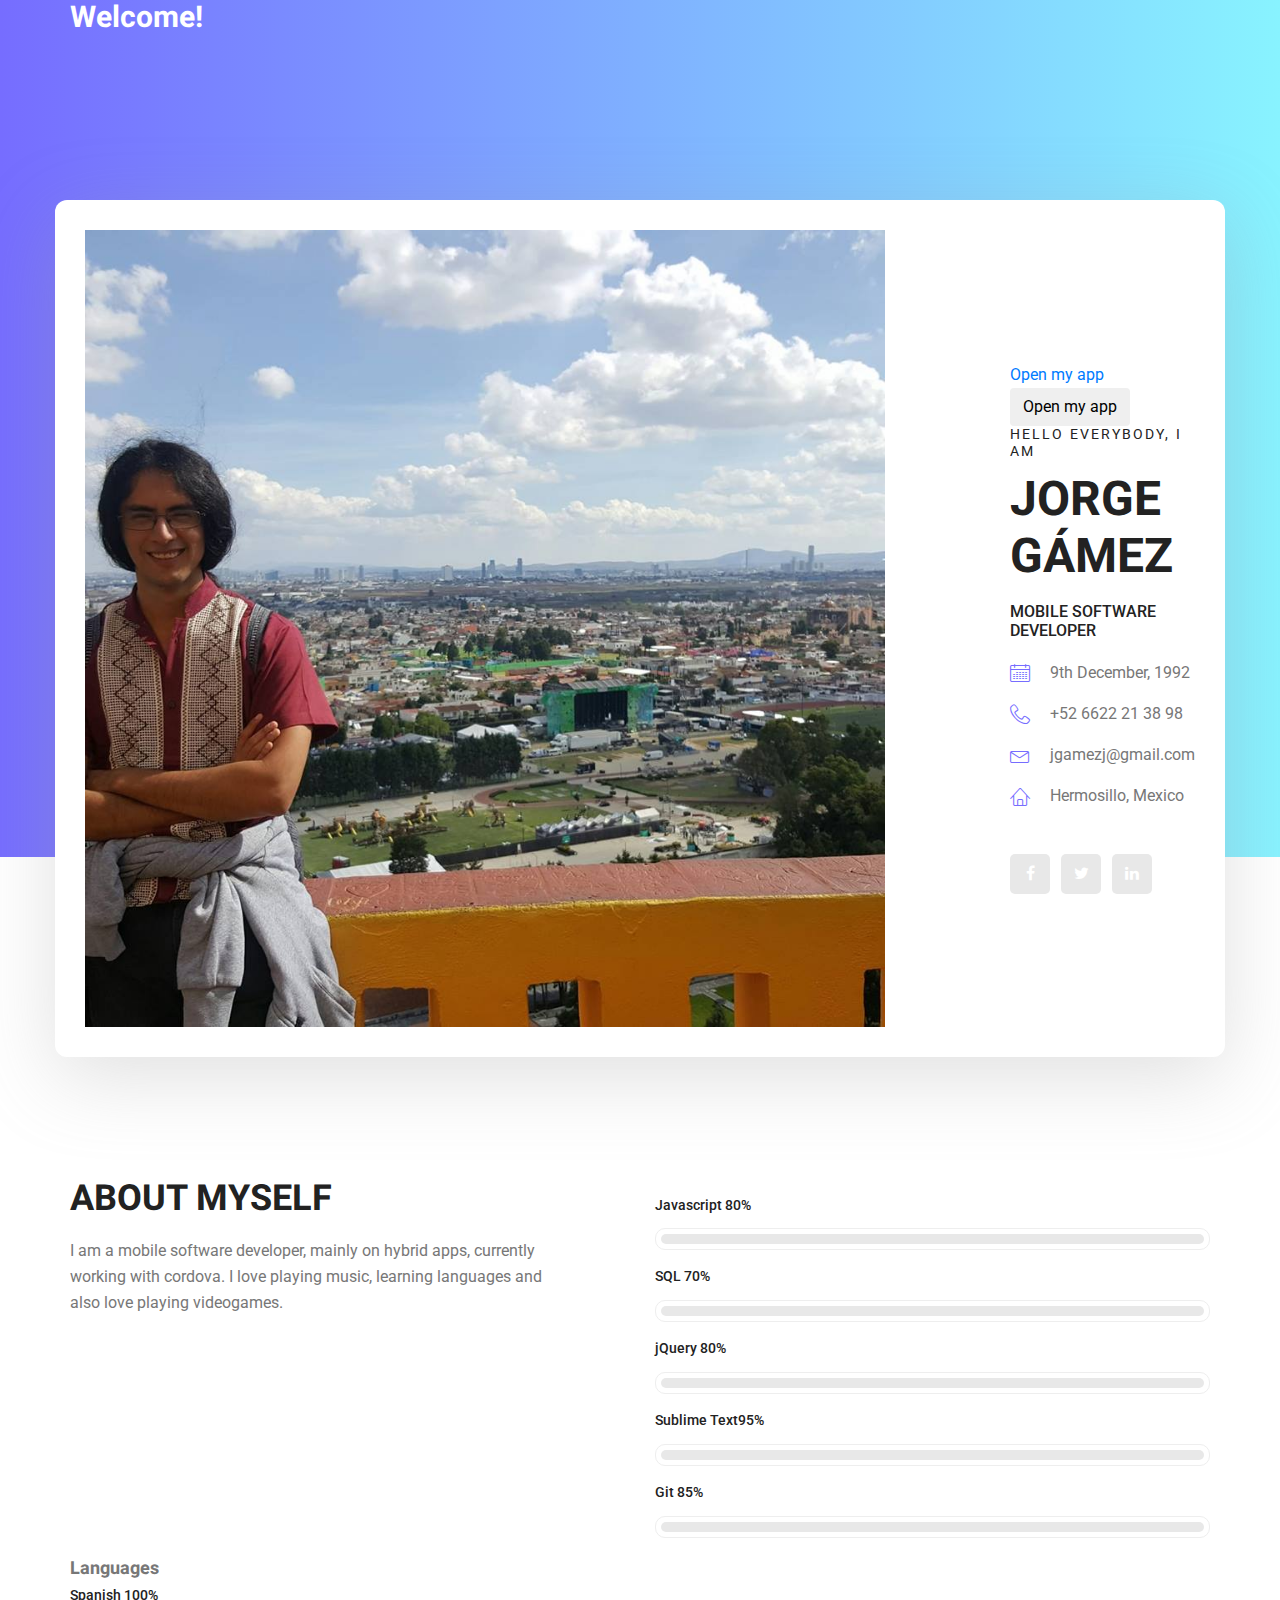
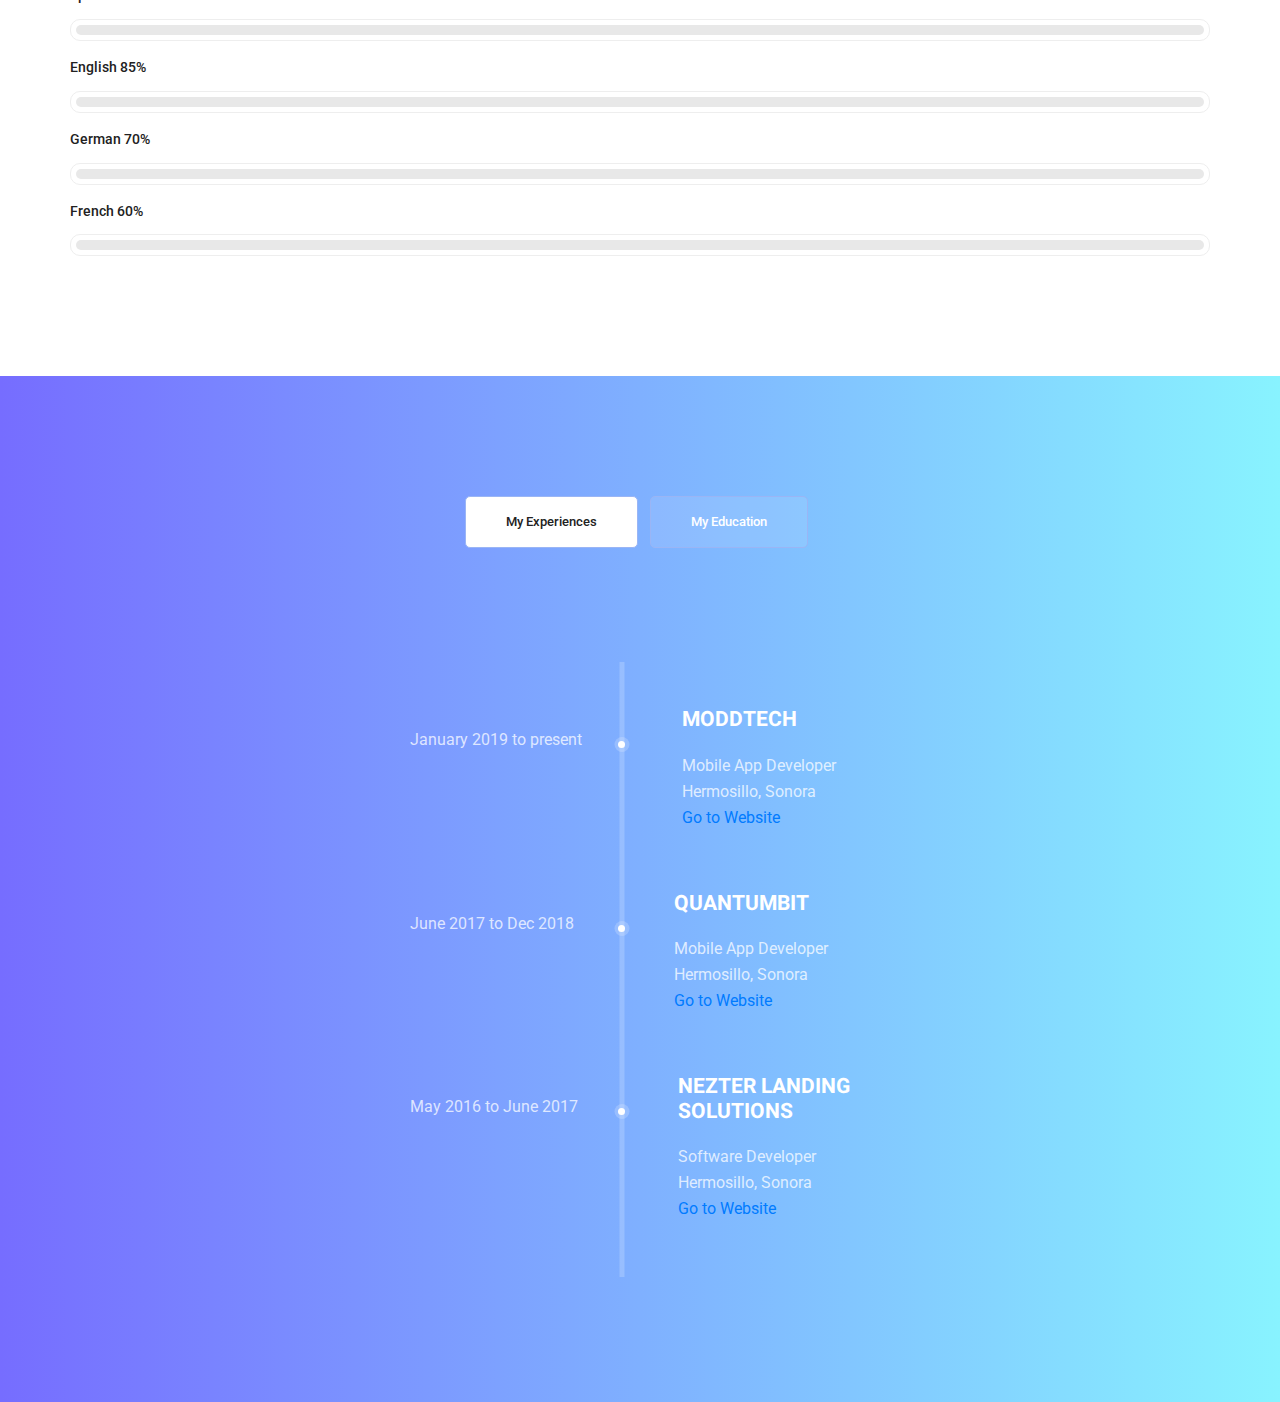
<file: index.html>
<!doctype html>
<html lang="en">
    <head>
        <!-- Required meta tags -->
        <meta charset="utf-8">
        <meta name="viewport" content="width=device-width, initial-scale=1, shrink-to-fit=no">
        <link rel="icon" href="img/favicon.png" type="image/png">
        <title>Jorge Gámez</title>
        <!-- Bootstrap CSS -->
        <link rel="stylesheet" href="css/bootstrap.css">
        <link rel="stylesheet" href="vendors/linericon/style.css">
        <link rel="stylesheet" href="css/font-awesome.min.css">
        <link rel="stylesheet" href="vendors/owl-carousel/owl.carousel.min.css">
        <link rel="stylesheet" href="vendors/lightbox/simpleLightbox.css">
        <link rel="stylesheet" href="vendors/nice-select/css/nice-select.css">
        <link rel="stylesheet" href="vendors/animate-css/animate.css">
        <link rel="stylesheet" href="vendors/popup/magnific-popup.css">
        <link rel="stylesheet" href="vendors/flaticon/flaticon.css">
        <!-- main css -->
        <link rel="stylesheet" href="css/style.css">
        <link rel="stylesheet" href="css/responsive.css">
    </head>
    <body>
        
        <!--================Header Menu Area =================-->
        <header class="header_area">
            <div class="main_menu">
            	<nav class="navbar navbar-expand-lg navbar-light">
					<div class="container box_1620">
						<h2 style="color:white">Welcome!</h2>
						<!-- Brand and toggle get grouped for better mobile display -->
						<!-- <a class="navbar-brand logo_h" href="index.html"><img src="img/logo.png" alt=""></a>
						<button class="navbar-toggler" type="button" data-toggle="collapse" data-target="#navbarSupportedContent" aria-controls="navbarSupportedContent" aria-expanded="false" aria-label="Toggle navigation">
							<span class="icon-bar"></span>
							<span class="icon-bar"></span>
							<span class="icon-bar"></span>
						</button> -->
						<!-- Collect the nav links, forms, and other content for toggling -->
						<!-- <div class="collapse navbar-collapse offset" id="navbarSupportedContent">
							<ul class="nav navbar-nav menu_nav ml-auto">
								<li class="nav-item active"><a class="nav-link" href="index.html">Home</a></li> 
								<li class="nav-item"><a class="nav-link" href="about-us.html">About</a></li> 
								<li class="nav-item"><a class="nav-link" href="services.html">Services</a></li> 
								<li class="nav-item submenu dropdown">
									<a href="#" class="nav-link dropdown-toggle" data-toggle="dropdown" role="button" aria-haspopup="true" aria-expanded="false">Pages</a>
									<ul class="dropdown-menu">
										<li class="nav-item"><a class="nav-link" href="portfolio.html">Portfolio</a></li>
										<li class="nav-item"><a class="nav-link" href="elements.html">Elements</a></li>
									</ul>
								</li> 
								<li class="nav-item submenu dropdown">
									<a href="#" class="nav-link dropdown-toggle" data-toggle="dropdown" role="button" aria-haspopup="true" aria-expanded="false">Blog</a>
									<ul class="dropdown-menu">
										<li class="nav-item"><a class="nav-link" href="blog.html">Blog</a></li>
										<li class="nav-item"><a class="nav-link" href="single-blog.html">Blog Details</a></li>
									</ul>
								</li> 
								<li class="nav-item"><a class="nav-link" href="contact.html">Contact</a></li>
							</ul>
						</div>  -->
					</div>
            	</nav>
            </div>
        </header>
        <!--================Header Menu Area =================-->
        
        <!--================Home Banner Area =================-->
        <section class="home_banner_area">
           	<div class="container box_1620">
           		<div class="banner_inner d-flex align-items-center">
					<div class="banner_content">
						<div class="media">
							<div class="d-flex">
								<img src="img/personal-3.jpg" alt="" class="img-fluid">
							</div>
							<div class="media-body">
								<div class="personal_text">
									<a href="itms-apps://itunes.apple.com/us/app/lendmeit" />Open my app</a>
									<button class="btn sub-btn" id="clickButton" />Open my app</button>
									<h6>Hello Everybody, i am</h6>
									<h3>Jorge Gámez</h3>
									<h4>Mobile Software Developer</h4>
									<!-- <p>You will begin to realise why this exercise is called the Dickens Pattern (with reference to the ghost showing Scrooge some different futures)</p> -->
									<ul class="list basic_info">
										<li><a href="#"><i class="lnr lnr-calendar-full"></i> 9th December, 1992</a></li>
										<li><a href="#"><i class="lnr lnr-phone-handset"></i> +52 6622 21 38 98</a></li>
										<li><a href="#"><i class="lnr lnr-envelope"></i> jgamezj@gmail.com</a></li>
										<li><a href="#"><i class="lnr lnr-home"></i> Hermosillo, Mexico</a></li>
									</ul>
									<ul class="list personal_social">
										<li><a href="#"><i class="fa fa-facebook"></i></a></li>
										<li><a href="#"><i class="fa fa-twitter"></i></a></li>
										<li><a href="#"><i class="fa fa-linkedin"></i></a></li>
									</ul>
								</div>
							</div>
						</div>
					</div>
				</div>
            </div>
        </section>
        <!--================End Home Banner Area =================-->
        
        <!--================Welcome Area =================-->
        <section class="welcome_area p_120">
        	<div class="container">
        		<div class="row welcome_inner">
        			<div class="col-lg-6">
        				<div class="welcome_text">
        					<h4>About Myself</h4>
        					<p>I am a mobile software developer, mainly on hybrid apps, currently working with cordova. I love playing music, learning languages and also love playing videogames.</p>
        					<div class="row">
        						<!-- <div class="col-md-4">
        							<div class="wel_item">
        								<i class="lnr lnr-database"></i>
        								<h4>$2.5M</h4>
        								<p>Total Donation</p>
        							</div>
        						</div>
        						<div class="col-md-4">
        							<div class="wel_item">
        								<i class="lnr lnr-book"></i>
        								<h4>1465</h4>
        								<p>Total Projects</p>
        							</div>
        						</div>
        						<div class="col-md-4">
        							<div class="wel_item">
        								<i class="lnr lnr-users"></i>
        								<h4>3965</h4>
        								<p>Total Volunteers</p>
        							</div>
        						</div> -->
        					</div>
        				</div>
        			</div>
        			<div class="col-lg-6">
        				<div class="tools_expert">
        					<div class="skill_main">
								<div class="skill_item">
									<h4>Javascript <span class="counter">80</span>%</h4>
									<div class="progress_br">
										<div class="progress">
											<div class="progress-bar" role="progressbar" aria-valuenow="80" aria-valuemin="0" aria-valuemax="100"></div>
										</div>
									</div>
								</div>
								<div class="skill_item">
									<h4>SQL <span class="counter">70</span>%</h4>
									<div class="progress_br">
										<div class="progress">
											<div class="progress-bar" role="progressbar" aria-valuenow="70" aria-valuemin="0" aria-valuemax="100"></div>
										</div>
									</div>
								</div>
								<div class="skill_item">
									<h4>jQuery <span class="counter">80</span>%</h4>
									<div class="progress_br">
										<div class="progress">
											<div class="progress-bar" role="progressbar" aria-valuenow="80" aria-valuemin="0" aria-valuemax="100"></div>
										</div>
									</div>
								</div>
								<div class="skill_item">
									<h4>Sublime Text<span class="counter">95</span>%</h4>
									<div class="progress_br">
										<div class="progress">
											<div class="progress-bar" role="progressbar" aria-valuenow="95" aria-valuemin="0" aria-valuemax="100"></div>
										</div>
									</div>
								</div>
								<div class="skill_item">
									<h4>Git <span class="counter">85</span>%</h4>
									<div class="progress_br">
										<div class="progress">
											<div class="progress-bar" role="progressbar" aria-valuenow="85" aria-valuemin="0" aria-valuemax="100"></div>
										</div>
									</div>
								</div>
							</div>
        				</div>
        			</div>
				</div>
				<div class="row">
					
        			<div class="col-lg-12">
        				<div class="tools_expert">
        					<h4>Languages</h4>
        					<div class="skill_main">
								<div class="skill_item">
									<h4>Spanish <span class="counter">100</span>%</h4>
									<div class="progress_br">
										<div class="progress">
											<div class="progress-bar" role="progressbar" aria-valuenow="100" aria-valuemin="0" aria-valuemax="100"></div>
										</div>
									</div>
								</div>
								<div class="skill_item">
									<h4>English <span class="counter">85</span>%</h4>
									<div class="progress_br">
										<div class="progress">
											<div class="progress-bar" role="progressbar" aria-valuenow="85" aria-valuemin="0" aria-valuemax="100"></div>
										</div>
									</div>
								</div>
								<div class="skill_item">
									<h4>German <span class="counter">70</span>%</h4>
									<div class="progress_br">
										<div class="progress">
											<div class="progress-bar" role="progressbar" aria-valuenow="70" aria-valuemin="0" aria-valuemax="100"></div>
										</div>
									</div>
								</div>
								<div class="skill_item">
									<h4>French <span class="counter">60</span>%</h4>
									<div class="progress_br">
										<div class="progress">
											<div class="progress-bar" role="progressbar" aria-valuenow="60" aria-valuemin="0" aria-valuemax="100"></div>
										</div>
									</div>
								</div>
							</div>
        				</div>
        			</div>
				</div>
        	</div>
        </section>
        <!--================End Welcome Area =================-->
        
        <!--================My Tabs Area =================-->
        <section class="mytabs_area p_120">
        	<div class="container">
        		<div class="tabs_inner">
					<ul class="nav nav-tabs" id="myTab" role="tablist">
						<li class="nav-item">
							<a class="nav-link active" id="home-tab" data-toggle="tab" href="#home" role="tab" aria-controls="home" aria-selected="true">My Experiences</a>
						</li>
						<li class="nav-item">
							<a class="nav-link" id="profile-tab" data-toggle="tab" href="#profile" role="tab" aria-controls="profile" aria-selected="false">My Education</a>
						</li>
					</ul>
					<div class="tab-content" id="myTabContent">
						<div class="tab-pane fade show active" id="home" role="tabpanel" aria-labelledby="home-tab">
							<ul class="list">
								<li>
									<span></span>
									<div class="media">
										<div class="d-flex">
											<p>January 2019 to present</p>
										</div>
										<div class="media-body">
											<h4>Moddtech</h4>
											<p>Mobile App Developer <br />Hermosillo, Sonora</p>
											<a href="https://www.moddtech.com/">Go to Website</a>
										</div>
									</div>
								</li>
								<li>
									<span></span>
									<div class="media">
										<div class="d-flex">
											<p>June 2017 to Dec 2018</p>
										</div>
										<div class="media-body">
											<h4>Quantumbit</h4>
											<p>Mobile App Developer <br />Hermosillo, Sonora</p>
											<a href="http://quantumbit.mx/">Go to Website</a>
										</div>
									</div>
								</li>
								<li>
								<span></span>
									<div class="media">
										<div class="d-flex">
											<p>May 2016 to June 2017</p>
										</div>
										<div class="media-body">
											<h4>Nezter Landing Solutions</h4>
											<p>Software Developer <br />Hermosillo, Sonora</p>
											<a href="http://www.nezter.com/">Go to Website</a>
										</div>
									</div>
								</li>
							</ul>
						</div>
						<div class="tab-pane fade" id="profile" role="tabpanel" aria-labelledby="profile-tab">
							<ul class="list">
								<li>
									<span></span>
									<div class="media">
										<div class="d-flex">
											<p>2011 to december 2015</p>
										</div>
										<div class="media-body">
											<h4>Universidad de Sonora</h4>
											<p>Electronic Engineering<br />Hermosillo, Sonora </p>
										</div>
									</div>
								</li>
								<li>
									<span></span>
									<div class="media">
										<div class="d-flex">
											<p>From May to August 2015</p>
										</div>
										<div class="media-body">
											<h4>Centro de Investigación en Óptica</h4>
											<p>Internship <br />León, Guanajuato</p>
										</div>
									</div>
								</li>
							</ul>
						</div>
					</div>
        		</div>
        	</div>
        </section>
        <!--================End My Tabs Area =================-->
        
        <!--================Feature Area =================-->
        <!-- <section class="feature_area p_120">
        	<div class="container">
        		<div class="main_title">
        			<h2>offerings to my clients</h2>
        			<p>If you are looking at blank cassettes on the web, you may be very confused at the difference in price. You may see some for as low as $.17 each.</p>
        		</div>
        		<div class="feature_inner row">
        			<div class="col-lg-4 col-md-6">
        				<div class="feature_item">
        					<i class="flaticon-city"></i>
        					<h4>Architecture</h4>
        					<p>If you are looking at blank cassettes on the web, you may be very confused at the difference in price. You may see some for as low as $17 each.</p>
        				</div>
        			</div>
        			<div class="col-lg-4 col-md-6">
        				<div class="feature_item">
        					<i class="flaticon-skyline"></i>
        					<h4>Interior Design</h4>
        					<p>If you are looking at blank cassettes on the web, you may be very confused at the difference in price. You may see some for as low as $17 each.</p>
        				</div>
        			</div>
        			<div class="col-lg-4 col-md-6">
        				<div class="feature_item">
        					<i class="flaticon-sketch"></i>
        					<h4>Concept Design</h4>
        					<p>If you are looking at blank cassettes on the web, you may be very confused at the difference in price. You may see some for as low as $17 each.</p>
        				</div>
        			</div>
        		</div>
        	</div>
        </section> -->
        <!--================End Feature Area =================-->
        
        <!--================Home Gallery Area =================-->
        <!-- <section class="home_gallery_area p_120">
        	<div class="container">
        		<div class="main_title">
        			<h2>Our Latest Featured Projects</h2>
        			<p>Who are in extremely love with eco friendly system.</p>
        		</div>
        		<div class="isotope_fillter">
        			<ul class="gallery_filter list">
						<li class="active" data-filter="*"><a href="#">All</a></li>
						<li data-filter=".brand"><a href="#">Vector</a></li>
						<li data-filter=".manipul"><a href="#">Raster</a></li>
						<li data-filter=".creative"><a href="#">UI/UX</a></li>
						<li data-filter=".design"><a href="#">Printing</a></li>
					</ul>
        		</div>
        	</div>
        	<div class="container">
        		<div class="gallery_f_inner row imageGallery1">
        			<div class="col-lg-4 col-md-4 col-sm-6 brand manipul design print">
        				<div class="h_gallery_item">
        					<div class="g_img_item">
        						<img class="img-fluid" src="img/gallery/project-1.jpg" alt="">
        						<a class="light" href="img/gallery/project-1.jpg"><img src="img/gallery/icon.png" alt=""></a>
        					</div>
        					<div class="g_item_text">
        						<h4>3D Helmet Design</h4>
        						<p>Client Project</p>
        					</div>
        				</div>
        			</div>
        			<div class="col-lg-4 col-md-4 col-sm-6 brand manipul creative">
        				<div class="h_gallery_item">
        					<div class="g_img_item">
        						<img class="img-fluid" src="img/gallery/project-2.jpg" alt="">
        						<a class="light" href="img/gallery/project-2.jpg"><img src="img/gallery/icon.png" alt=""></a>
        					</div>
        					<div class="g_item_text">
        						<h4>2D Vinyl Design</h4>
        						<p>Client Project</p>
        					</div>
        				</div>
        			</div>
        			<div class="col-lg-4 col-md-4 col-sm-6 manipul creative design print">
        				<div class="h_gallery_item">
        					<div class="g_img_item">
        						<img class="img-fluid" src="img/gallery/project-3.jpg" alt="">
        						<a class="light" href="img/gallery/project-3.jpg"><img src="img/gallery/icon.png" alt=""></a>
        					</div>
        					<div class="g_item_text">
        						<h4>Creative Poster Design</h4>
        						<p>Client Project</p>
        					</div>
        				</div>
        			</div>
        			<div class="col-lg-4 col-md-4 col-sm-6 brand creative print">
        				<div class="h_gallery_item">
        					<div class="g_img_item">
        						<img class="img-fluid" src="img/gallery/project-4.jpg" alt="">
        						<a class="light" href="img/gallery/project-4.jpg"><img src="img/gallery/icon.png" alt=""></a>
        					</div>
        					<div class="g_item_text">
        						<h4>Embosed Logo Design</h4>
        						<p>Client Project</p>
        					</div>
        				</div>
        			</div>
        			<div class="col-lg-4 col-md-4 col-sm-6 brand manipul design">
        				<div class="h_gallery_item">
        					<div class="g_img_item">
        						<img class="img-fluid" src="img/gallery/project-5.jpg" alt="">
        						<a class="light" href="img/gallery/project-5.jpg"><img src="img/gallery/icon.png" alt=""></a>
        					</div>
        					<div class="g_item_text">
        						<h4>3D Disposable Bottle</h4>
        						<p>Client Project</p>
        					</div>
        				</div>
        			</div>
        			<div class="col-lg-4 col-md-4 col-sm-6 brand creative">
        				<div class="h_gallery_item">
        					<div class="g_img_item">
        						<img class="img-fluid" src="img/gallery/project-6.jpg" alt="">
        						<a class="light" href="img/gallery/project-6.jpg"><img src="img/gallery/icon.png" alt=""></a>
        					</div>
        					<div class="g_item_text">
        						<h4>3D Logo Design</h4>
        						<p>Client Project</p>
        					</div>
        				</div>
        			</div>
        		</div>
        		<div class="more_btn">
        			<a class="main_btn" href="#">Load More Items</a>
        		</div>
        	</div>
        </section> -->
        <!--================End Home Gallery Area =================-->
        
        <!--================Testimonials Area =================-->
        <!-- <section class="testimonials_area p_120">
        	<div class="container">
        		<div class="main_title">
        			<h2>Testimonials</h2>
        			<p>If you are looking at blank cassettes on the web, you may be very confused at the difference in price. You may see some for as low as $.17 each.</p>
        		</div>
        		<div class="testi_inner">
					<div class="testi_slider owl-carousel">
						<div class="item">
							<div class="testi_item">
								<p>As conscious traveling Paup ers we must always be oncerned about our dear Mother Earth. If you think about it, you travel across her face</p>
								<h4>Fanny Spencer</h4>
								<a href="#"><i class="fa fa-star"></i></a>
								<a href="#"><i class="fa fa-star"></i></a>
								<a href="#"><i class="fa fa-star"></i></a>
								<a href="#"><i class="fa fa-star"></i></a>
								<a href="#"><i class="fa fa-star-half-o"></i></a>
							</div>
						</div>
						<div class="item">
							<div class="testi_item">
								<p>As conscious traveling Paup ers we must always be oncerned about our dear Mother Earth. If you think about it, you travel across her face</p>
								<h4>Fanny Spencer</h4>
								<a href="#"><i class="fa fa-star"></i></a>
								<a href="#"><i class="fa fa-star"></i></a>
								<a href="#"><i class="fa fa-star"></i></a>
								<a href="#"><i class="fa fa-star"></i></a>
								<a href="#"><i class="fa fa-star-half-o"></i></a>
							</div>
						</div>
						<div class="item">
							<div class="testi_item">
								<p>As conscious traveling Paup ers we must always be oncerned about our dear Mother Earth. If you think about it, you travel across her face</p>
								<h4>Fanny Spencer</h4>
								<a href="#"><i class="fa fa-star"></i></a>
								<a href="#"><i class="fa fa-star"></i></a>
								<a href="#"><i class="fa fa-star"></i></a>
								<a href="#"><i class="fa fa-star"></i></a>
								<a href="#"><i class="fa fa-star-half-o"></i></a>
							</div>
						</div>
					</div>
        		</div>
        	</div>
        </section> -->
        <!--================End Testimonials Area =================-->
        
        <!--================Footer Area =================-->
        <!-- <footer class="footer_area p_120">
        	<div class="container">
        		<div class="row footer_inner">
        			<div class="col-lg-5 col-sm-6">
        				<aside class="f_widget ab_widget">
        					<div class="f_title">
        						<h3>About Me</h3>
        					</div>
        					<p>Do you want to be even more successful? Learn to love learning and growth. The more effort you put into improving your skills,</p> -->
        					<p style="display: none"><!-- Link back to Colorlib can't be removed. Template is licensed under CC BY 3.0. -->
					Copyright &copy;<script>document.write(new Date().getFullYear());</script> All rights reserved | This template is made with <i class="fa fa-heart-o" aria-hidden="true"></i> by <a href="https://colorlib.com" target="_blank">Colorlib</a>
						<!-- Link back to Colorlib can't be removed. Template is licensed under CC BY 3.0. --></p>
        				<!-- </aside>
        			</div>
        			<div class="col-lg-5 col-sm-6">
        				<aside class="f_widget news_widget">
        					<div class="f_title">
        						<h3>Newsletter</h3>
        					</div>
        					<p>Stay updated with our latest trends</p>
        					<div id="mc_embed_signup">
                                <form target="_blank" action="https://spondonit.us12.list-manage.com/subscribe/post?u=1462626880ade1ac87bd9c93a&amp;id=92a4423d01" method="get" class="subscribe_form relative">
                                	<div class="input-group d-flex flex-row">
                                        <input name="EMAIL" placeholder="Enter email address" onfocus="this.placeholder = ''" onblur="this.placeholder = 'Email Address '" required="" type="email">
                                        <button class="btn sub-btn"><span class="lnr lnr-arrow-right"></span></button>		
                                    </div>				
                                    <div class="mt-10 info"></div>
                                </form>
                            </div>
        				</aside>
        			</div>
        			<div class="col-lg-2">
        				<aside class="f_widget social_widget">
        					<div class="f_title">
        						<h3>Follow Me</h3>
        					</div>
        					<p>Let us be social</p>
        					<ul class="list">
        						<li><a href="#"><i class="fa fa-facebook"></i></a></li>
        						<li><a href="#"><i class="fa fa-twitter"></i></a></li>
        						<li><a href="#"><i class="fa fa-dribbble"></i></a></li>
        						<li><a href="#"><i class="fa fa-behance"></i></a></li>
        					</ul>
        				</aside>
        			</div>
        		</div>
        	</div>
        </footer> -->
        <!--================End Footer Area =================-->
        
        
        
        
        
        
        <!-- Optional JavaScript -->
        <!-- jQuery first, then Popper.js, then Bootstrap JS -->
        <script src="js/jquery-3.3.1.min.js"></script>
        <script src="js/popper.js"></script>
        <script src="js/bootstrap.min.js"></script>
        <script src="js/stellar.js"></script>
        <script src="vendors/lightbox/simpleLightbox.min.js"></script>
        <script src="vendors/nice-select/js/jquery.nice-select.min.js"></script>
        <script src="vendors/isotope/imagesloaded.pkgd.min.js"></script>
        <script src="vendors/isotope/isotope.pkgd.min.js"></script>
        <script src="vendors/owl-carousel/owl.carousel.min.js"></script>
        <script src="vendors/popup/jquery.magnific-popup.min.js"></script>
        <script src="js/jquery.ajaxchimp.min.js"></script>
        <script src="vendors/counter-up/jquery.waypoints.min.js"></script>
        <script src="vendors/counter-up/jquery.counterup.min.js"></script>
        <script src="js/mail-script.js"></script>
        <script src="js/theme.js"></script>
	<script> 
		$( document ).ready(function() {
		    console.log( "ready!" );
		    $("#clickButton").off('click').on('click', function() {
			try{
				alert("se hizo");
				location.href="lendmeit://";
			} catch(e){
				alert(e)
			}
		      alert(navigator.platform);
		    });

		});
	</script>
    </body>
</html>
</file>
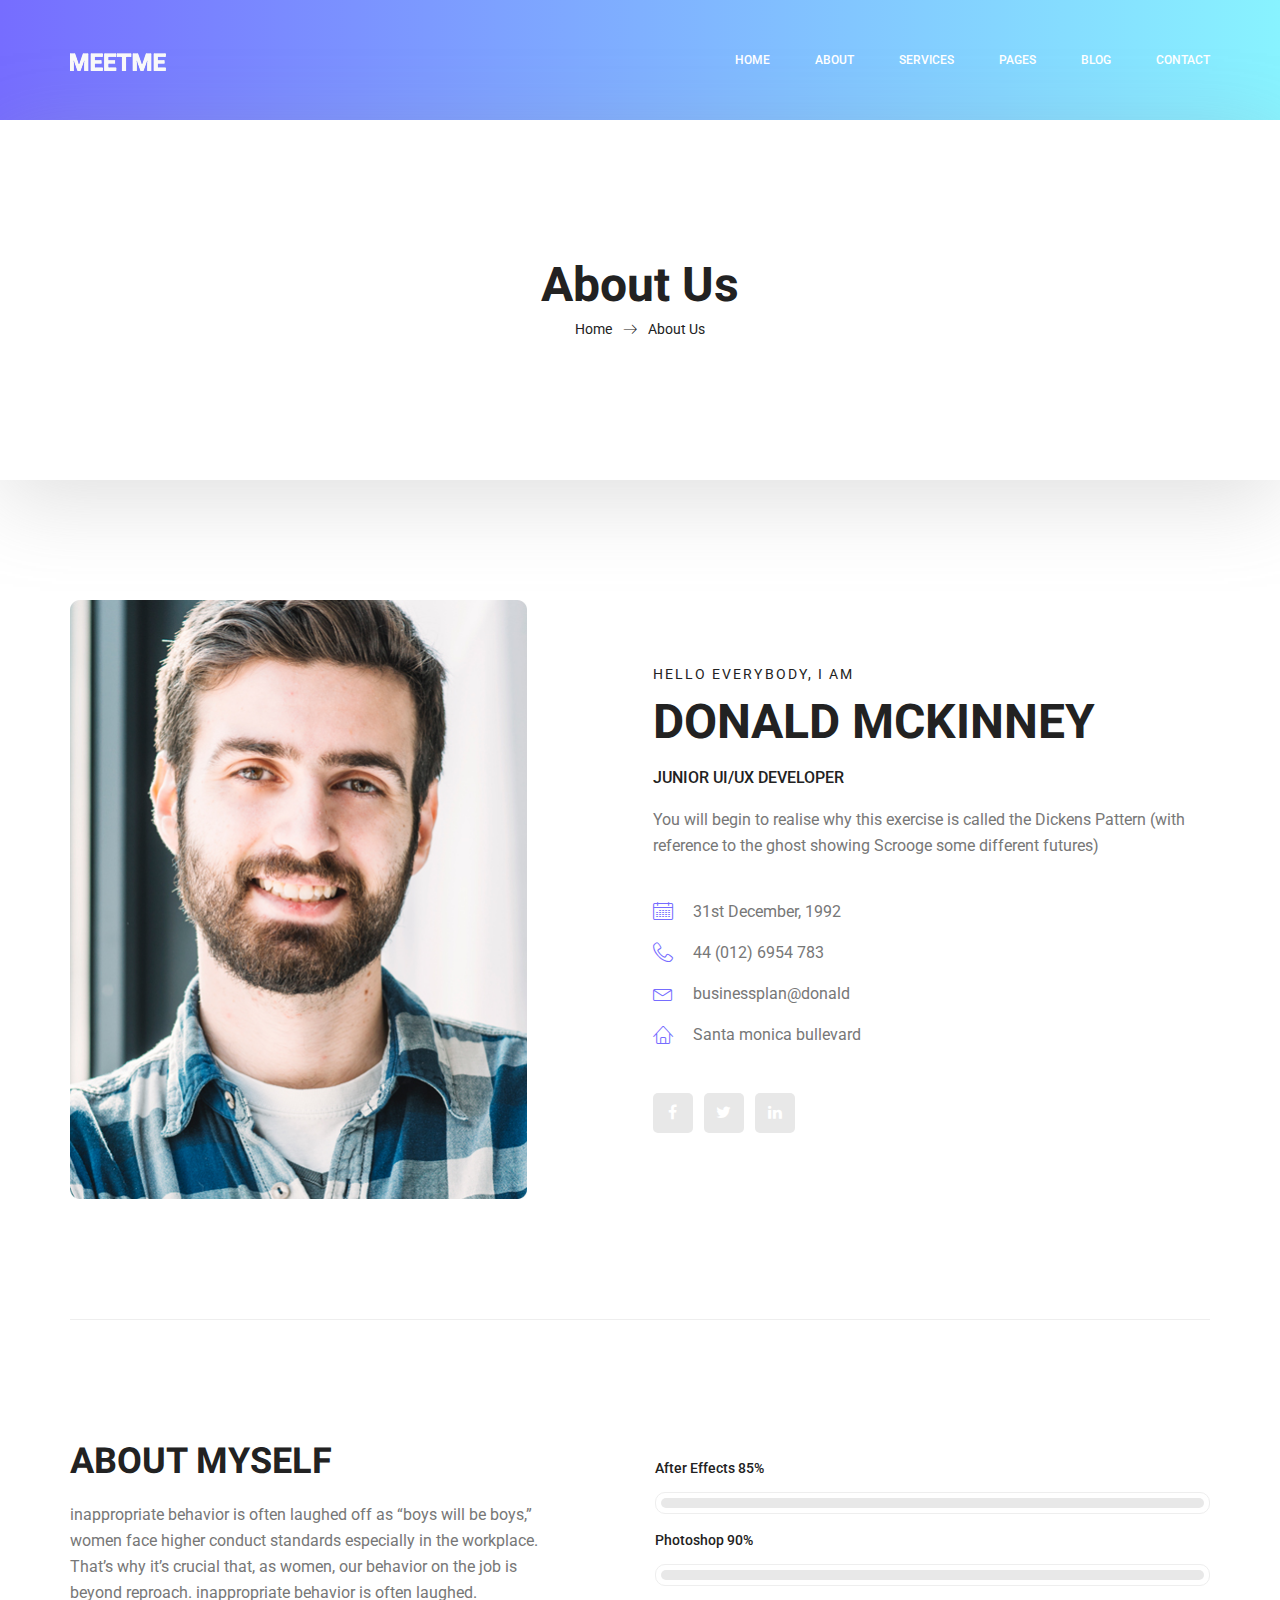
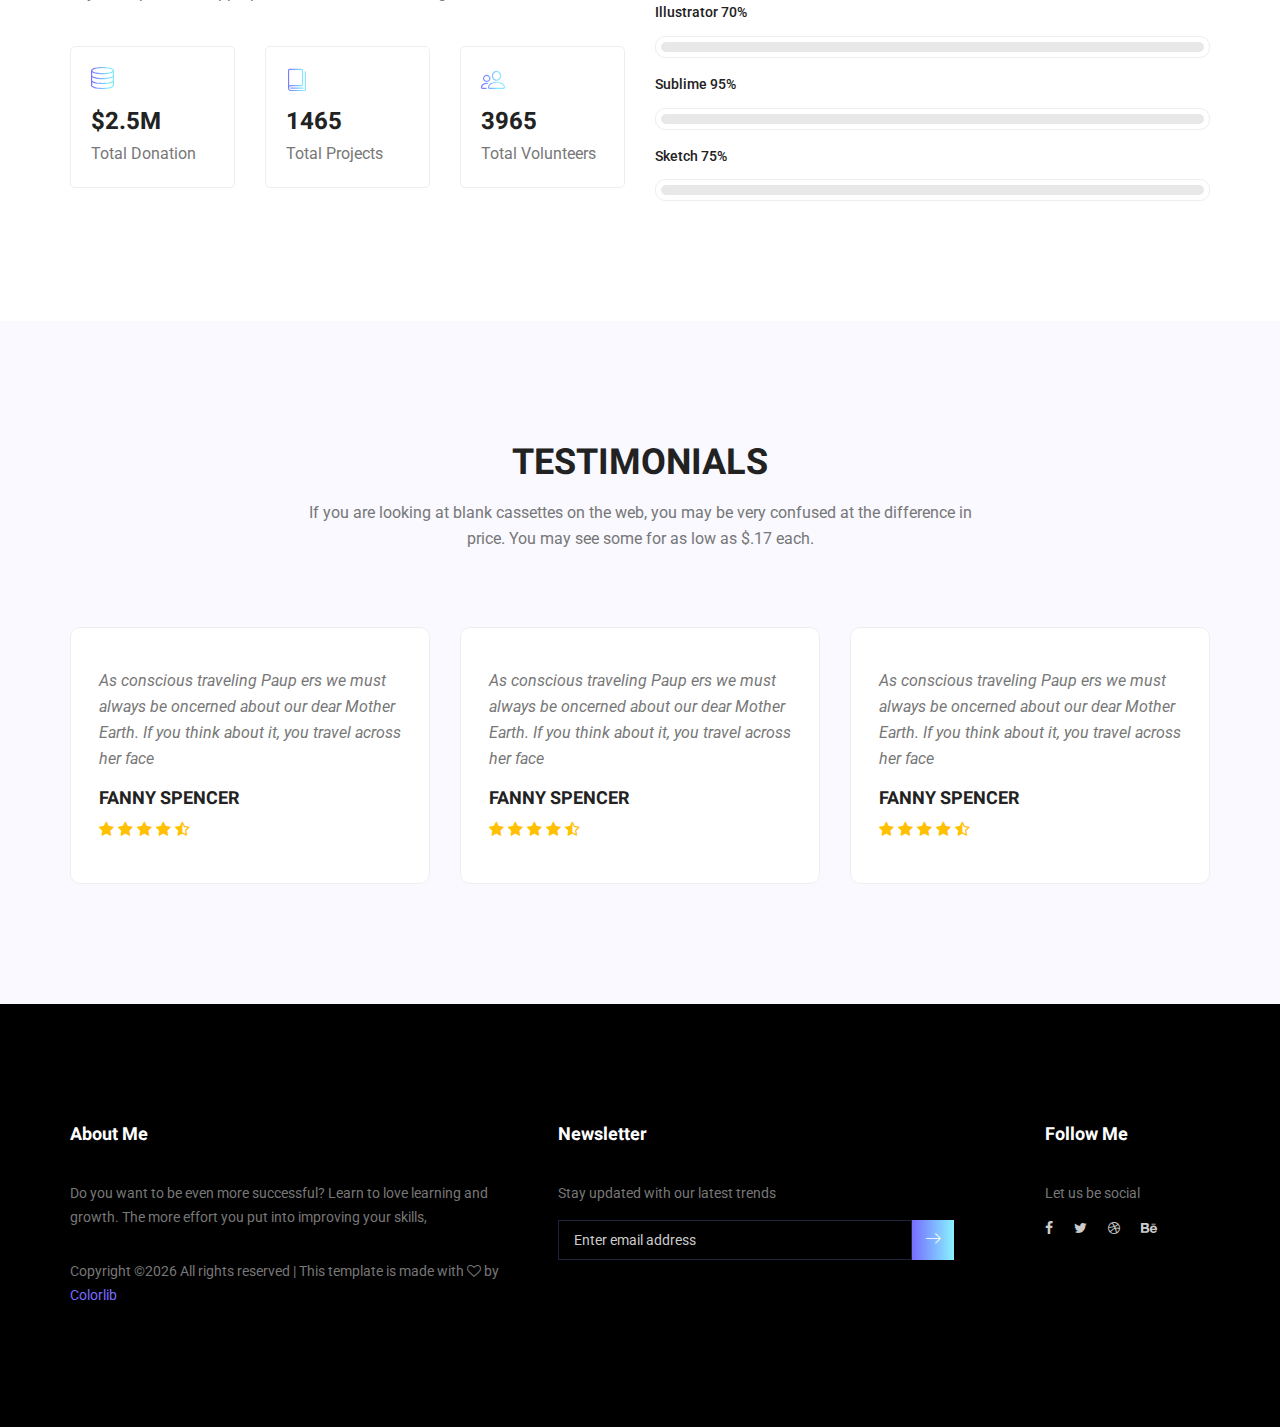
<file: about-us.html>
<!doctype html>
<html lang="en">
    <head>
        <!-- Required meta tags -->
        <meta charset="utf-8">
        <meta name="viewport" content="width=device-width, initial-scale=1, shrink-to-fit=no">
        <link rel="icon" href="img/favicon.png" type="image/png">
        <title>MeetMe Personal</title>
        <!-- Bootstrap CSS -->
        <link rel="stylesheet" href="css/bootstrap.css">
        <link rel="stylesheet" href="vendors/linericon/style.css">
        <link rel="stylesheet" href="css/font-awesome.min.css">
        <link rel="stylesheet" href="vendors/owl-carousel/owl.carousel.min.css">
        <link rel="stylesheet" href="vendors/lightbox/simpleLightbox.css">
        <link rel="stylesheet" href="vendors/nice-select/css/nice-select.css">
        <link rel="stylesheet" href="vendors/animate-css/animate.css">
        <link rel="stylesheet" href="vendors/popup/magnific-popup.css">
        <!-- main css -->
        <link rel="stylesheet" href="css/style.css">
        <link rel="stylesheet" href="css/responsive.css">
    </head>
    <body>
        
        <!--================Header Menu Area =================-->
        <header class="header_area">
            <div class="main_menu">
            	<nav class="navbar navbar-expand-lg navbar-light">
					<div class="container box_1620">
						<!-- Brand and toggle get grouped for better mobile display -->
						<a class="navbar-brand logo_h" href="index.html"><img src="img/logo.png" alt=""></a>
						<button class="navbar-toggler" type="button" data-toggle="collapse" data-target="#navbarSupportedContent" aria-controls="navbarSupportedContent" aria-expanded="false" aria-label="Toggle navigation">
							<span class="icon-bar"></span>
							<span class="icon-bar"></span>
							<span class="icon-bar"></span>
						</button>
						<!-- Collect the nav links, forms, and other content for toggling -->
						<div class="collapse navbar-collapse offset" id="navbarSupportedContent">
							<ul class="nav navbar-nav menu_nav ml-auto">
								<li class="nav-item active"><a class="nav-link" href="index.html">Home</a></li> 
								<li class="nav-item"><a class="nav-link" href="about-us.html">About</a></li> 
								<li class="nav-item"><a class="nav-link" href="services.html">Services</a></li> 
								<li class="nav-item submenu dropdown">
									<a href="#" class="nav-link dropdown-toggle" data-toggle="dropdown" role="button" aria-haspopup="true" aria-expanded="false">Pages</a>
									<ul class="dropdown-menu">
										<li class="nav-item"><a class="nav-link" href="portfolio.html">Portfolio</a></li>
										<li class="nav-item"><a class="nav-link" href="elements.html">Elements</a></li>
									</ul>
								</li> 
								<li class="nav-item submenu dropdown">
									<a href="#" class="nav-link dropdown-toggle" data-toggle="dropdown" role="button" aria-haspopup="true" aria-expanded="false">Blog</a>
									<ul class="dropdown-menu">
										<li class="nav-item"><a class="nav-link" href="blog.html">Blog</a></li>
										<li class="nav-item"><a class="nav-link" href="single-blog.html">Blog Details</a></li>
									</ul>
								</li> 
								<li class="nav-item"><a class="nav-link" href="contact.html">Contact</a></li>
							</ul>
						</div> 
					</div>
            	</nav>
            </div>
        </header>
        <!--================Header Menu Area =================-->
        
        <!--================Home Banner Area =================-->
        <section class="banner_area">
            <div class="box_1620">
				<div class="banner_inner d-flex align-items-center">
					<div class="container">
						<div class="banner_content text-center">
							<h2>About Us</h2>
							<div class="page_link">
								<a href="index.html">Home</a>
								<a href="about-us.html">About Us</a>
							</div>
						</div>
					</div>
				</div>
            </div>
        </section>
        <!--================End Home Banner Area =================-->
        
        
        <!--================Home Banner Area =================-->
        <section class="profile_area">
           	<div class="container">
           		<div class="profile_inner p_120">
					<div class="row">
						<div class="col-lg-5">
							<img class="img-fluid" src="img/personal-2.jpg" alt="">
						</div>
						<div class="col-lg-7">
							<div class="personal_text">
								<h6>Hello Everybody, i am</h6>
								<h3>Donald McKinney</h3>
								<h4>Junior UI/UX Developer</h4>
								<p>You will begin to realise why this exercise is called the Dickens Pattern (with reference to the ghost showing Scrooge some different futures)</p>
								<ul class="list basic_info">
									<li><a href="#"><i class="lnr lnr-calendar-full"></i> 31st December, 1992</a></li>
									<li><a href="#"><i class="lnr lnr-phone-handset"></i> 44 (012) 6954 783</a></li>
									<li><a href="#"><i class="lnr lnr-envelope"></i> businessplan@donald</a></li>
									<li><a href="#"><i class="lnr lnr-home"></i> Santa monica bullevard</a></li>
								</ul>
								<ul class="list personal_social">
									<li><a href="#"><i class="fa fa-facebook"></i></a></li>
									<li><a href="#"><i class="fa fa-twitter"></i></a></li>
									<li><a href="#"><i class="fa fa-linkedin"></i></a></li>
								</ul>
							</div>
						</div>
					</div>
           		</div>
            </div>
        </section>
        <!--================End Home Banner Area =================-->
        
        <!--================Welcome Area =================-->
        <section class="welcome_area p_120">
        	<div class="container">
        		<div class="row welcome_inner">
        			<div class="col-lg-6">
        				<div class="welcome_text">
        					<h4>About Myself</h4>
        					<p>inappropriate behavior is often laughed off as “boys will be boys,” women face higher conduct standards especially in the workplace. That’s why it’s crucial that, as women, our behavior on the job is beyond reproach. inappropriate behavior is often laughed.</p>
        					<div class="row">
        						<div class="col-md-4">
        							<div class="wel_item">
        								<i class="lnr lnr-database"></i>
        								<h4>$2.5M</h4>
        								<p>Total Donation</p>
        							</div>
        						</div>
        						<div class="col-md-4">
        							<div class="wel_item">
        								<i class="lnr lnr-book"></i>
        								<h4>1465</h4>
        								<p>Total Projects</p>
        							</div>
        						</div>
        						<div class="col-md-4">
        							<div class="wel_item">
        								<i class="lnr lnr-users"></i>
        								<h4>3965</h4>
        								<p>Total Volunteers</p>
        							</div>
        						</div>
        					</div>
        				</div>
        			</div>
        			<div class="col-lg-6">
        				<div class="tools_expert">
        					<div class="skill_main">
								<div class="skill_item">
									<h4>After Effects <span class="counter">85</span>%</h4>
									<div class="progress_br">
										<div class="progress">
											<div class="progress-bar" role="progressbar" aria-valuenow="85" aria-valuemin="0" aria-valuemax="100"></div>
										</div>
									</div>
								</div>
								<div class="skill_item">
									<h4>Photoshop <span class="counter">90</span>%</h4>
									<div class="progress_br">
										<div class="progress">
											<div class="progress-bar" role="progressbar" aria-valuenow="90" aria-valuemin="0" aria-valuemax="100"></div>
										</div>
									</div>
								</div>
								<div class="skill_item">
									<h4>Illustrator <span class="counter">70</span>%</h4>
									<div class="progress_br">
										<div class="progress">
											<div class="progress-bar" role="progressbar" aria-valuenow="70" aria-valuemin="0" aria-valuemax="100"></div>
										</div>
									</div>
								</div>
								<div class="skill_item">
									<h4>Sublime <span class="counter">95</span>%</h4>
									<div class="progress_br">
										<div class="progress">
											<div class="progress-bar" role="progressbar" aria-valuenow="95" aria-valuemin="0" aria-valuemax="100"></div>
										</div>
									</div>
								</div>
								<div class="skill_item">
									<h4>Sketch <span class="counter">75</span>%</h4>
									<div class="progress_br">
										<div class="progress">
											<div class="progress-bar" role="progressbar" aria-valuenow="75" aria-valuemin="0" aria-valuemax="100"></div>
										</div>
									</div>
								</div>
							</div>
        				</div>
        			</div>
        		</div>
        	</div>
        </section>
        <!--================End Welcome Area =================-->
        
        <!--================Testimonials Area =================-->
        <section class="testimonials_area p_120">
        	<div class="container">
        		<div class="main_title">
        			<h2>Testimonials</h2>
        			<p>If you are looking at blank cassettes on the web, you may be very confused at the difference in price. You may see some for as low as $.17 each.</p>
        		</div>
        		<div class="testi_inner">
					<div class="testi_slider owl-carousel">
						<div class="item">
							<div class="testi_item">
								<p>As conscious traveling Paup ers we must always be oncerned about our dear Mother Earth. If you think about it, you travel across her face</p>
								<h4>Fanny Spencer</h4>
								<a href="#"><i class="fa fa-star"></i></a>
								<a href="#"><i class="fa fa-star"></i></a>
								<a href="#"><i class="fa fa-star"></i></a>
								<a href="#"><i class="fa fa-star"></i></a>
								<a href="#"><i class="fa fa-star-half-o"></i></a>
							</div>
						</div>
						<div class="item">
							<div class="testi_item">
								<p>As conscious traveling Paup ers we must always be oncerned about our dear Mother Earth. If you think about it, you travel across her face</p>
								<h4>Fanny Spencer</h4>
								<a href="#"><i class="fa fa-star"></i></a>
								<a href="#"><i class="fa fa-star"></i></a>
								<a href="#"><i class="fa fa-star"></i></a>
								<a href="#"><i class="fa fa-star"></i></a>
								<a href="#"><i class="fa fa-star-half-o"></i></a>
							</div>
						</div>
						<div class="item">
							<div class="testi_item">
								<p>As conscious traveling Paup ers we must always be oncerned about our dear Mother Earth. If you think about it, you travel across her face</p>
								<h4>Fanny Spencer</h4>
								<a href="#"><i class="fa fa-star"></i></a>
								<a href="#"><i class="fa fa-star"></i></a>
								<a href="#"><i class="fa fa-star"></i></a>
								<a href="#"><i class="fa fa-star"></i></a>
								<a href="#"><i class="fa fa-star-half-o"></i></a>
							</div>
						</div>
					</div>
        		</div>
        	</div>
        </section>
        <!--================End Testimonials Area =================-->
        
        <!--================Footer Area =================-->
        <footer class="footer_area p_120">
        	<div class="container">
        		<div class="row footer_inner">
        			<div class="col-lg-5 col-sm-6">
        				<aside class="f_widget ab_widget">
        					<div class="f_title">
        						<h3>About Me</h3>
        					</div>
        					<p>Do you want to be even more successful? Learn to love learning and growth. The more effort you put into improving your skills,</p>
        					<p><!-- Link back to Colorlib can't be removed. Template is licensed under CC BY 3.0. -->
Copyright &copy;<script>document.write(new Date().getFullYear());</script> All rights reserved | This template is made with <i class="fa fa-heart-o" aria-hidden="true"></i> by <a href="https://colorlib.com" target="_blank">Colorlib</a>
<!-- Link back to Colorlib can't be removed. Template is licensed under CC BY 3.0. --></p>
        				</aside>
        			</div>
        			<div class="col-lg-5 col-sm-6">
        				<aside class="f_widget news_widget">
        					<div class="f_title">
        						<h3>Newsletter</h3>
        					</div>
        					<p>Stay updated with our latest trends</p>
        					<div id="mc_embed_signup">
                                <form target="_blank" action="https://spondonit.us12.list-manage.com/subscribe/post?u=1462626880ade1ac87bd9c93a&amp;id=92a4423d01" method="get" class="subscribe_form relative">
                                	<div class="input-group d-flex flex-row">
                                        <input name="EMAIL" placeholder="Enter email address" onfocus="this.placeholder = ''" onblur="this.placeholder = 'Email Address '" required="" type="email">
                                        <button class="btn sub-btn"><span class="lnr lnr-arrow-right"></span></button>		
                                    </div>				
                                    <div class="mt-10 info"></div>
                                </form>
                            </div>
        				</aside>
        			</div>
        			<div class="col-lg-2">
        				<aside class="f_widget social_widget">
        					<div class="f_title">
        						<h3>Follow Me</h3>
        					</div>
        					<p>Let us be social</p>
        					<ul class="list">
        						<li><a href="#"><i class="fa fa-facebook"></i></a></li>
        						<li><a href="#"><i class="fa fa-twitter"></i></a></li>
        						<li><a href="#"><i class="fa fa-dribbble"></i></a></li>
        						<li><a href="#"><i class="fa fa-behance"></i></a></li>
        					</ul>
        				</aside>
        			</div>
        		</div>
        	</div>
        </footer>
        <!--================End Footer Area =================-->
        
        
        
        
        <!-- Optional JavaScript -->
        <!-- jQuery first, then Popper.js, then Bootstrap JS -->
        <script src="js/jquery-3.3.1.min.js"></script>
        <script src="js/popper.js"></script>
        <script src="js/bootstrap.min.js"></script>
        <script src="js/stellar.js"></script>
        <script src="vendors/lightbox/simpleLightbox.min.js"></script>
        <script src="vendors/nice-select/js/jquery.nice-select.min.js"></script>
        <script src="vendors/isotope/imagesloaded.pkgd.min.js"></script>
        <script src="vendors/isotope/isotope.pkgd.min.js"></script>
        <script src="vendors/owl-carousel/owl.carousel.min.js"></script>
        <script src="vendors/popup/jquery.magnific-popup.min.js"></script>
        <script src="js/jquery.ajaxchimp.min.js"></script>
        <script src="vendors/counter-up/jquery.waypoints.min.js"></script>
        <script src="vendors/counter-up/jquery.counterup.min.js"></script>
        <script src="js/mail-script.js"></script>
        <script src="js/theme.js"></script>
    </body>
</html>
</file>
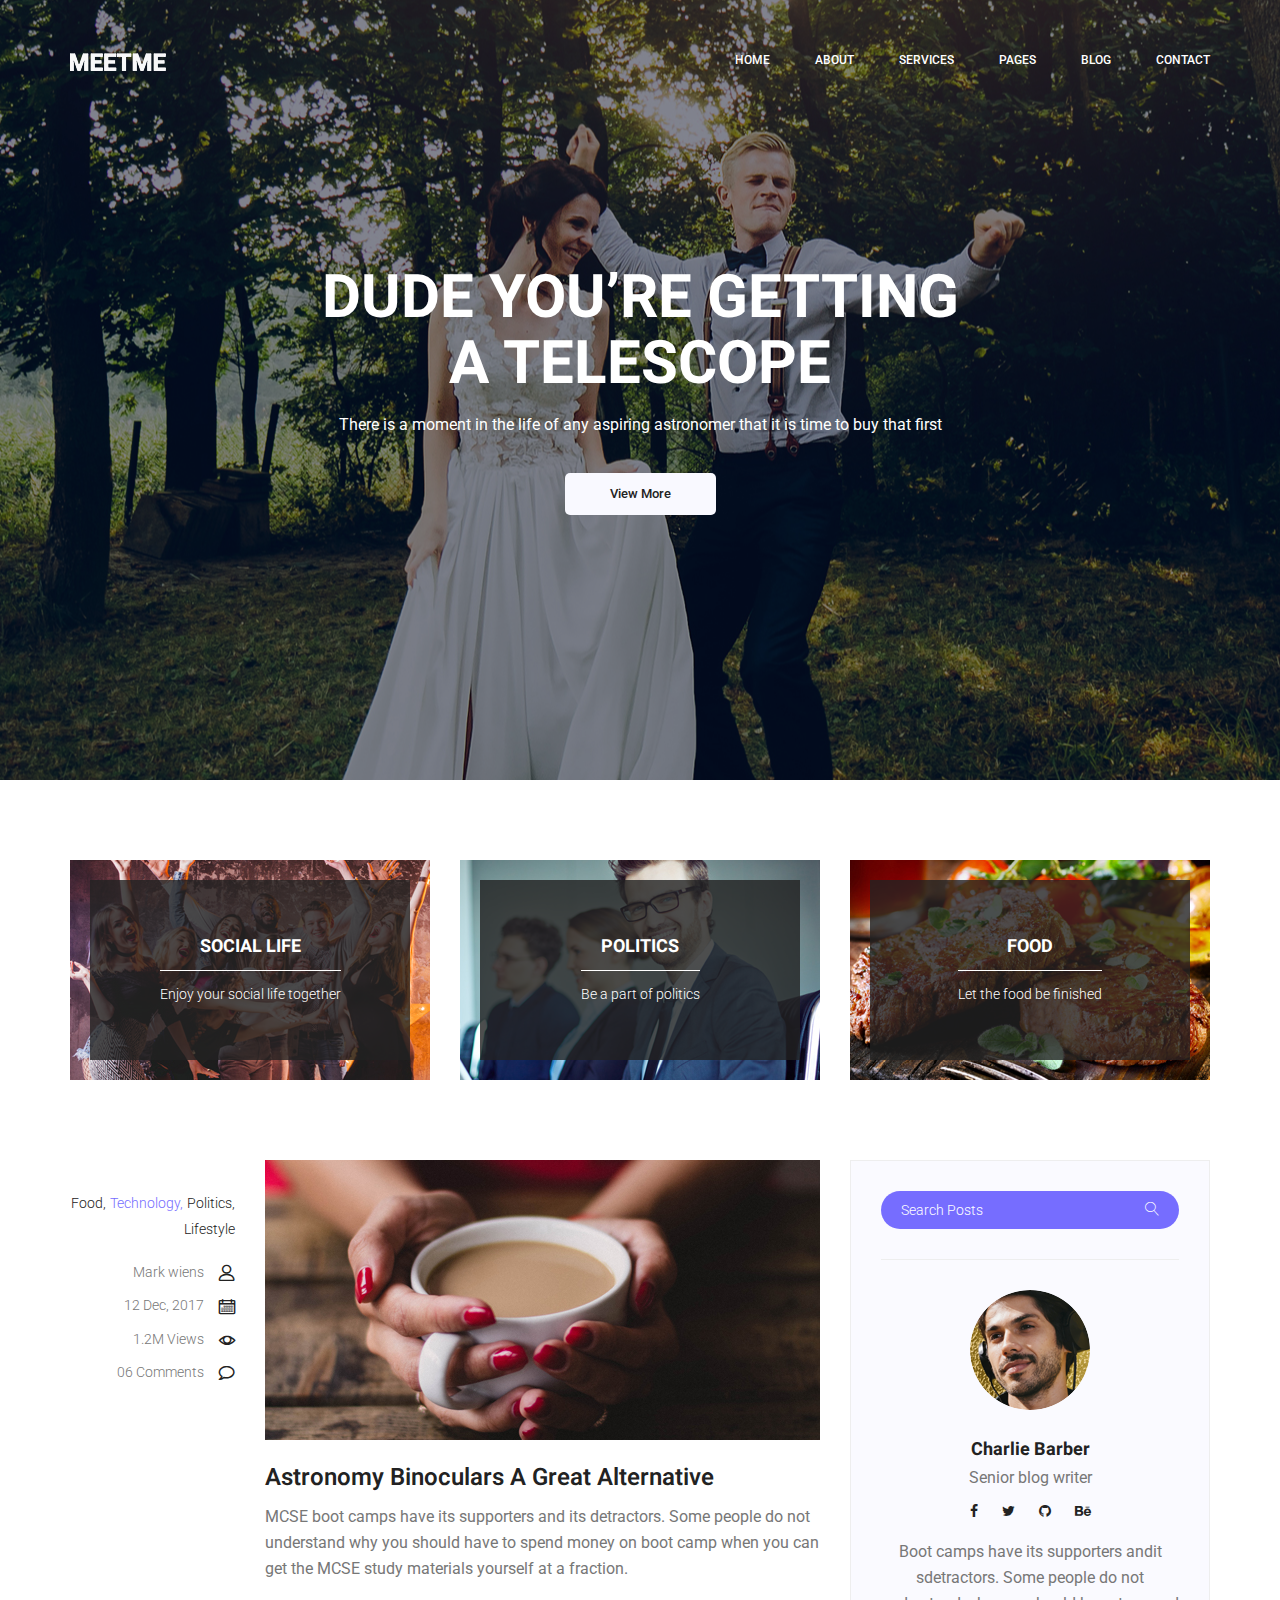
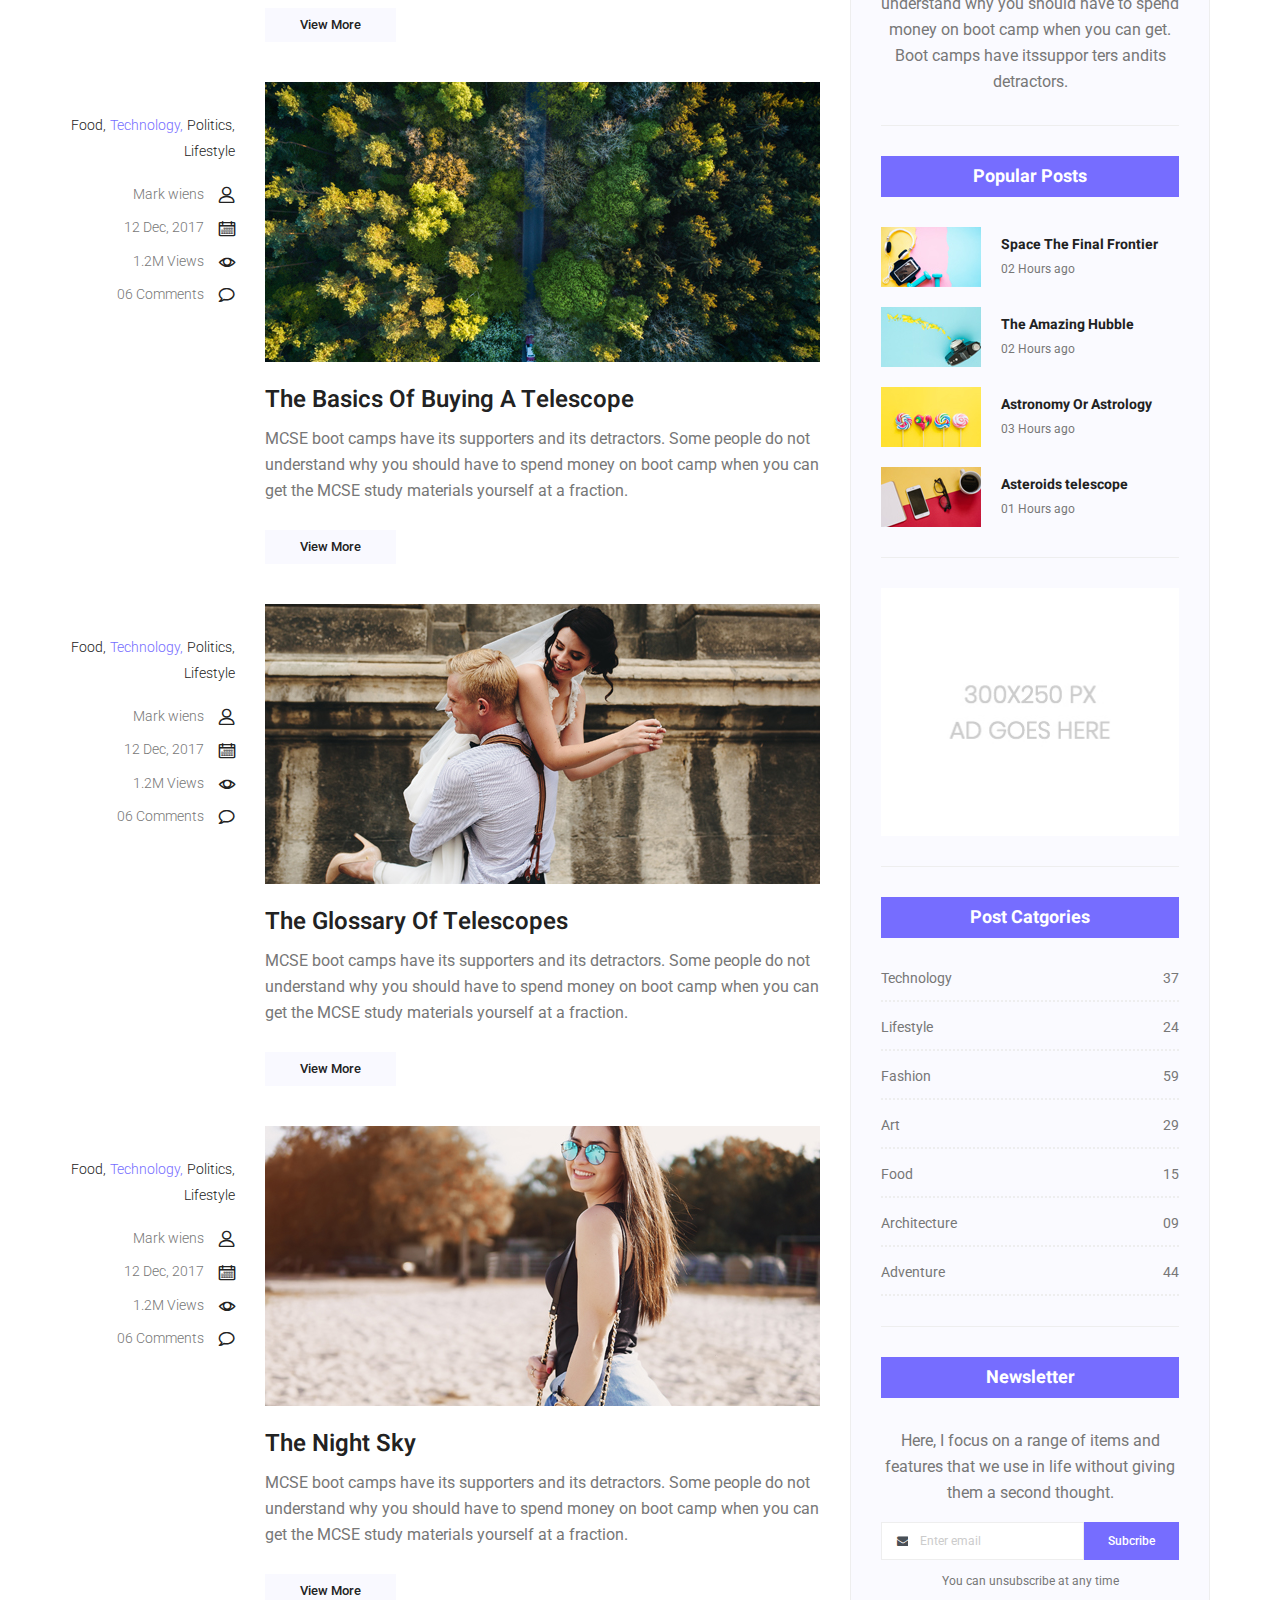
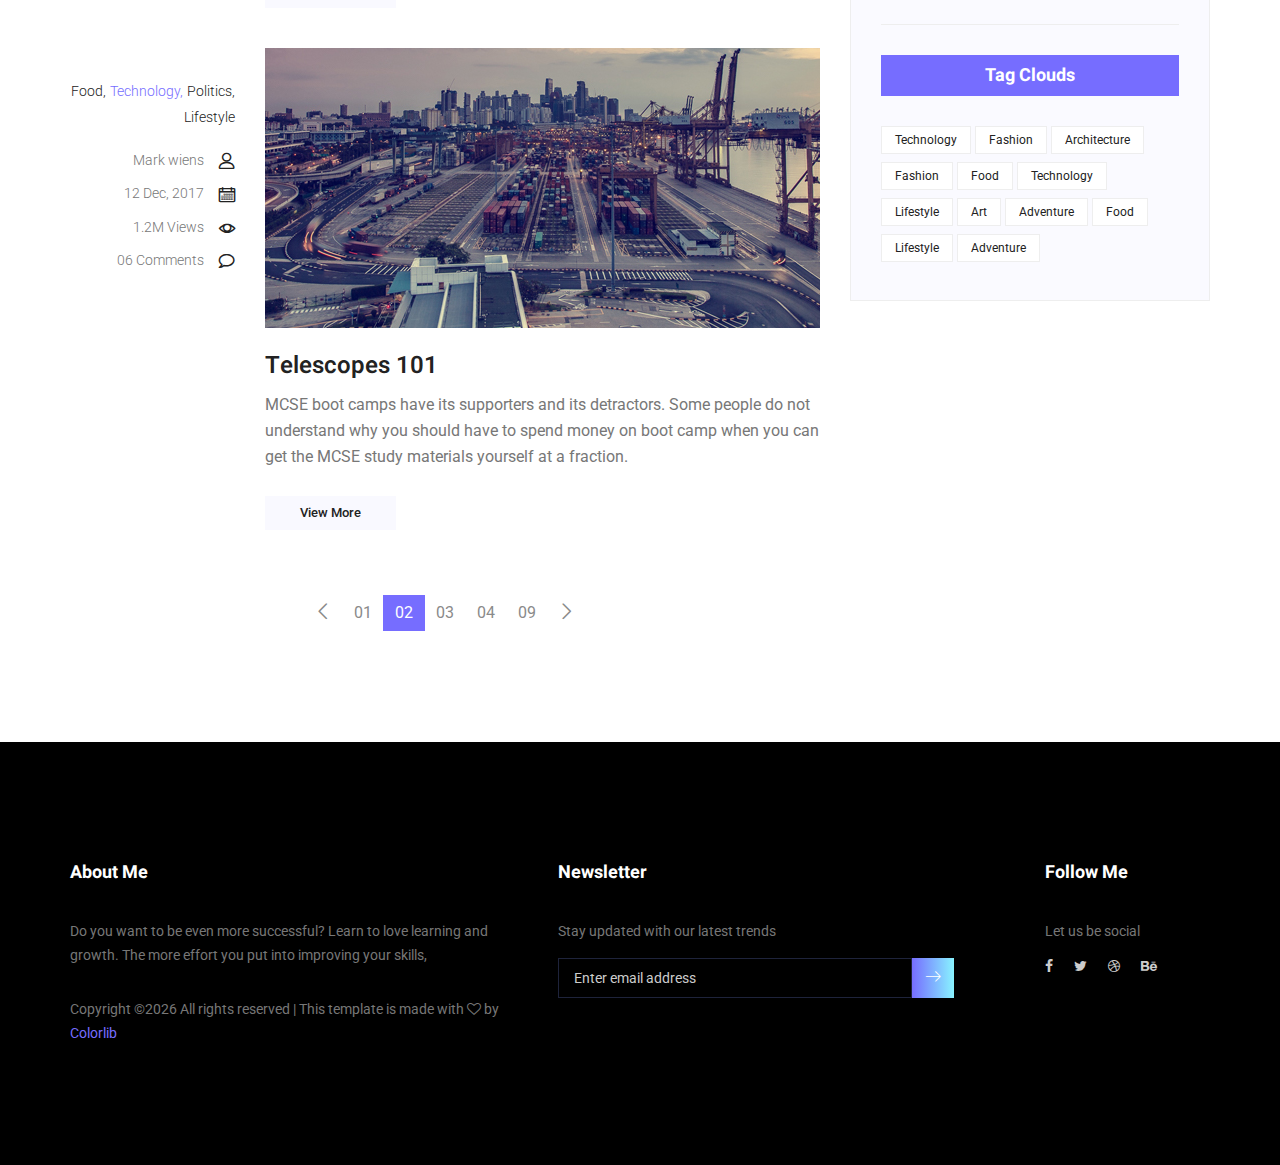
<file: blog.html>
<!doctype html>
<html lang="en">
    <head>
        <!-- Required meta tags -->
        <meta charset="utf-8">
        <meta name="viewport" content="width=device-width, initial-scale=1, shrink-to-fit=no">
        <link rel="icon" href="img/favicon.png" type="image/png">
        <title>MeetMe Personal</title>
        <!-- Bootstrap CSS -->
        <link rel="stylesheet" href="css/bootstrap.css">
        <link rel="stylesheet" href="vendors/linericon/style.css">
        <link rel="stylesheet" href="css/font-awesome.min.css">
        <link rel="stylesheet" href="vendors/owl-carousel/owl.carousel.min.css">
        <link rel="stylesheet" href="vendors/lightbox/simpleLightbox.css">
        <link rel="stylesheet" href="vendors/nice-select/css/nice-select.css">
        <link rel="stylesheet" href="vendors/animate-css/animate.css">
        <link rel="stylesheet" href="vendors/popup/magnific-popup.css">
        <!-- main css -->
        <link rel="stylesheet" href="css/style.css">
        <link rel="stylesheet" href="css/responsive.css">
    </head>
    <body>
        
        <!--================Header Menu Area =================-->
        <header class="header_area">
            <div class="main_menu">
            	<nav class="navbar navbar-expand-lg navbar-light">
					<div class="container box_1620">
						<!-- Brand and toggle get grouped for better mobile display -->
						<a class="navbar-brand logo_h" href="index.html"><img src="img/logo.png" alt=""></a>
						<button class="navbar-toggler" type="button" data-toggle="collapse" data-target="#navbarSupportedContent" aria-controls="navbarSupportedContent" aria-expanded="false" aria-label="Toggle navigation">
							<span class="icon-bar"></span>
							<span class="icon-bar"></span>
							<span class="icon-bar"></span>
						</button>
						<!-- Collect the nav links, forms, and other content for toggling -->
						<div class="collapse navbar-collapse offset" id="navbarSupportedContent">
							<ul class="nav navbar-nav menu_nav ml-auto">
								<li class="nav-item active"><a class="nav-link" href="index.html">Home</a></li> 
								<li class="nav-item"><a class="nav-link" href="about-us.html">About</a></li> 
								<li class="nav-item"><a class="nav-link" href="services.html">Services</a></li> 
								<li class="nav-item submenu dropdown">
									<a href="#" class="nav-link dropdown-toggle" data-toggle="dropdown" role="button" aria-haspopup="true" aria-expanded="false">Pages</a>
									<ul class="dropdown-menu">
										<li class="nav-item"><a class="nav-link" href="portfolio.html">Portfolio</a></li>
										<li class="nav-item"><a class="nav-link" href="elements.html">Elements</a></li>
									</ul>
								</li> 
								<li class="nav-item submenu dropdown">
									<a href="#" class="nav-link dropdown-toggle" data-toggle="dropdown" role="button" aria-haspopup="true" aria-expanded="false">Blog</a>
									<ul class="dropdown-menu">
										<li class="nav-item"><a class="nav-link" href="blog.html">Blog</a></li>
										<li class="nav-item"><a class="nav-link" href="single-blog.html">Blog Details</a></li>
									</ul>
								</li> 
								<li class="nav-item"><a class="nav-link" href="contact.html">Contact</a></li>
							</ul>
						</div> 
					</div>
            	</nav>
            </div>
        </header>
        <!--================Header Menu Area =================-->
        
        <!--================Home Banner Area =================-->
        <section class="home_banner_area blog_banner">
            <div class="banner_inner d-flex align-items-center">
            	<div class="overlay bg-parallax" data-stellar-ratio="0.9" data-stellar-vertical-offset="0" data-background=""></div>
				<div class="container">
					<div class="blog_b_text text-center">
						<h2>Dude You’re Getting <br /> a Telescope</h2>
						<p>There is a moment in the life of any aspiring astronomer that it is time to buy that first</p>
						<a class="white_bg_btn" href="#">View More</a>
					</div>
				</div>
            </div>
        </section>
        <!--================End Home Banner Area =================-->
        
        <!--================Blog Categorie Area =================-->
        <section class="blog_categorie_area">
            <div class="container">
                <div class="row">
                    <div class="col-lg-4">
                        <div class="categories_post">
                            <img src="img/blog/cat-post/cat-post-3.jpg" alt="post">
                            <div class="categories_details">
                                <div class="categories_text">
                                    <a href="blog-details.html"><h5>Social Life</h5></a>
                                    <div class="border_line"></div>
                                    <p>Enjoy your social life together</p>
                                </div>
                            </div>
                        </div>
                    </div>
                    <div class="col-lg-4">
                        <div class="categories_post">
                            <img src="img/blog/cat-post/cat-post-2.jpg" alt="post">
                            <div class="categories_details">
                                <div class="categories_text">
                                    <a href="blog-details.html"><h5>Politics</h5></a>
                                    <div class="border_line"></div>
                                    <p>Be a part of politics</p>
                                </div>
                            </div>
                        </div>
                    </div>
                    <div class="col-lg-4">
                        <div class="categories_post">
                            <img src="img/blog/cat-post/cat-post-1.jpg" alt="post">
                            <div class="categories_details">
                                <div class="categories_text">
                                    <a href="blog-details.html"><h5>Food</h5></a>
                                    <div class="border_line"></div>
                                    <p>Let the food be finished</p>
                                </div>
                            </div>
                        </div>
                    </div>
                </div>
            </div>
        </section>
        <!--================Blog Categorie Area =================-->
        
        <!--================Blog Area =================-->
        <section class="blog_area">
            <div class="container">
                <div class="row">
                    <div class="col-lg-8">
                        <div class="blog_left_sidebar">
                            <article class="row blog_item">
                               <div class="col-md-3">
                                   <div class="blog_info text-right">
                                        <div class="post_tag">
                                            <a href="#">Food,</a>
                                            <a class="active" href="#">Technology,</a>
                                            <a href="#">Politics,</a>
                                            <a href="#">Lifestyle</a>
                                        </div>
                                        <ul class="blog_meta list">
                                            <li><a href="#">Mark wiens<i class="lnr lnr-user"></i></a></li>
                                            <li><a href="#">12 Dec, 2017<i class="lnr lnr-calendar-full"></i></a></li>
                                            <li><a href="#">1.2M Views<i class="lnr lnr-eye"></i></a></li>
                                            <li><a href="#">06 Comments<i class="lnr lnr-bubble"></i></a></li>
                                        </ul>
                                    </div>
                               </div>
                                <div class="col-md-9">
                                    <div class="blog_post">
                                        <img src="img/blog/main-blog/m-blog-1.jpg" alt="">
                                        <div class="blog_details">
                                            <a href="single-blog.html"><h2>Astronomy Binoculars A Great Alternative</h2></a>
                                            <p>MCSE boot camps have its supporters and its detractors. Some people do not understand why you should have to spend money on boot camp when you can get the MCSE study materials yourself at a fraction.</p>
                                            <a href="single-blog.html" class="white_bg_btn">View More</a>
                                        </div>
                                    </div>
                                </div>
                            </article>
                            <article class="row blog_item">
                               <div class="col-md-3">
                                   <div class="blog_info text-right">
                                        <div class="post_tag">
                                            <a href="#">Food,</a>
                                            <a class="active" href="#">Technology,</a>
                                            <a href="#">Politics,</a>
                                            <a href="#">Lifestyle</a>
                                        </div>
                                        <ul class="blog_meta list">
                                            <li><a href="#">Mark wiens<i class="lnr lnr-user"></i></a></li>
                                            <li><a href="#">12 Dec, 2017<i class="lnr lnr-calendar-full"></i></a></li>
                                            <li><a href="#">1.2M Views<i class="lnr lnr-eye"></i></a></li>
                                            <li><a href="#">06 Comments<i class="lnr lnr-bubble"></i></a></li>
                                        </ul>
                                    </div>
                               </div>
                                <div class="col-md-9">
                                    <div class="blog_post">
                                        <img src="img/blog/main-blog/m-blog-2.jpg" alt="">
                                        <div class="blog_details">
                                            <a href="single-blog.html"><h2>The Basics Of Buying A Telescope</h2></a>
                                            <p>MCSE boot camps have its supporters and its detractors. Some people do not understand why you should have to spend money on boot camp when you can get the MCSE study materials yourself at a fraction.</p>
                                            <a href="single-blog.html" class="white_bg_btn">View More</a>
                                        </div>
                                    </div>
                                </div>
                            </article>
                            <article class="row blog_item">
                               <div class="col-md-3">
                                   <div class="blog_info text-right">
                                        <div class="post_tag">
                                            <a href="#">Food,</a>
                                            <a class="active" href="#">Technology,</a>
                                            <a href="#">Politics,</a>
                                            <a href="#">Lifestyle</a>
                                        </div>
                                        <ul class="blog_meta list">
                                            <li><a href="#">Mark wiens<i class="lnr lnr-user"></i></a></li>
                                            <li><a href="#">12 Dec, 2017<i class="lnr lnr-calendar-full"></i></a></li>
                                            <li><a href="#">1.2M Views<i class="lnr lnr-eye"></i></a></li>
                                            <li><a href="#">06 Comments<i class="lnr lnr-bubble"></i></a></li>
                                        </ul>
                                    </div>
                               </div>
                                <div class="col-md-9">
                                    <div class="blog_post">
                                        <img src="img/blog/main-blog/m-blog-3.jpg" alt="">
                                        <div class="blog_details">
                                            <a href="single-blog.html"><h2>The Glossary Of Telescopes</h2></a>
                                            <p>MCSE boot camps have its supporters and its detractors. Some people do not understand why you should have to spend money on boot camp when you can get the MCSE study materials yourself at a fraction.</p>
                                            <a href="single-blog.html" class="white_bg_btn">View More</a>
                                        </div>
                                    </div>
                                </div>
                            </article>
                            <article class="row blog_item">
                               <div class="col-md-3">
                                   <div class="blog_info text-right">
                                        <div class="post_tag">
                                            <a href="#">Food,</a>
                                            <a class="active" href="#">Technology,</a>
                                            <a href="#">Politics,</a>
                                            <a href="#">Lifestyle</a>
                                        </div>
                                        <ul class="blog_meta list">
                                            <li><a href="#">Mark wiens<i class="lnr lnr-user"></i></a></li>
                                            <li><a href="#">12 Dec, 2017<i class="lnr lnr-calendar-full"></i></a></li>
                                            <li><a href="#">1.2M Views<i class="lnr lnr-eye"></i></a></li>
                                            <li><a href="#">06 Comments<i class="lnr lnr-bubble"></i></a></li>
                                        </ul>
                                    </div>
                               </div>
                                <div class="col-md-9">
                                    <div class="blog_post">
                                        <img src="img/blog/main-blog/m-blog-4.jpg" alt="">
                                        <div class="blog_details">
                                            <a href="single-blog.html"><h2>The Night Sky</h2></a>
                                            <p>MCSE boot camps have its supporters and its detractors. Some people do not understand why you should have to spend money on boot camp when you can get the MCSE study materials yourself at a fraction.</p>
                                            <a href="single-blog.html" class="white_bg_btn">View More</a>
                                        </div>
                                    </div>
                                </div>
                            </article>
                            <article class="row blog_item">
                               <div class="col-md-3">
                                   <div class="blog_info text-right">
                                        <div class="post_tag">
                                            <a href="#">Food,</a>
                                            <a class="active" href="#">Technology,</a>
                                            <a href="#">Politics,</a>
                                            <a href="#">Lifestyle</a>
                                        </div>
                                        <ul class="blog_meta list">
                                            <li><a href="#">Mark wiens<i class="lnr lnr-user"></i></a></li>
                                            <li><a href="#">12 Dec, 2017<i class="lnr lnr-calendar-full"></i></a></li>
                                            <li><a href="#">1.2M Views<i class="lnr lnr-eye"></i></a></li>
                                            <li><a href="#">06 Comments<i class="lnr lnr-bubble"></i></a></li>
                                        </ul>
                                    </div>
                               </div>
                                <div class="col-md-9">
                                    <div class="blog_post">
                                        <img src="img/blog/main-blog/m-blog-5.jpg" alt="">
                                        <div class="blog_details">
                                            <a href="single-blog.html"><h2>Telescopes 101</h2></a>
                                            <p>MCSE boot camps have its supporters and its detractors. Some people do not understand why you should have to spend money on boot camp when you can get the MCSE study materials yourself at a fraction.</p>
                                            <a href="single-blog.html" class="white_bg_btn">View More</a>
                                        </div>
                                    </div>
                                </div>
                            </article>
                            <nav class="blog-pagination justify-content-center d-flex">
		                        <ul class="pagination">
		                            <li class="page-item">
		                                <a href="#" class="page-link" aria-label="Previous">
		                                    <span aria-hidden="true">
		                                        <span class="lnr lnr-chevron-left"></span>
		                                    </span>
		                                </a>
		                            </li>
		                            <li class="page-item"><a href="#" class="page-link">01</a></li>
		                            <li class="page-item active"><a href="#" class="page-link">02</a></li>
		                            <li class="page-item"><a href="#" class="page-link">03</a></li>
		                            <li class="page-item"><a href="#" class="page-link">04</a></li>
		                            <li class="page-item"><a href="#" class="page-link">09</a></li>
		                            <li class="page-item">
		                                <a href="#" class="page-link" aria-label="Next">
		                                    <span aria-hidden="true">
		                                        <span class="lnr lnr-chevron-right"></span>
		                                    </span>
		                                </a>
		                            </li>
		                        </ul>
		                    </nav>
                        </div>
                    </div>
                    <div class="col-lg-4">
                        <div class="blog_right_sidebar">
                            <aside class="single_sidebar_widget search_widget">
                                <div class="input-group">
                                    <input type="text" class="form-control" placeholder="Search Posts">
                                    <span class="input-group-btn">
                                        <button class="btn btn-default" type="button"><i class="lnr lnr-magnifier"></i></button>
                                    </span>
                                </div><!-- /input-group -->
                                <div class="br"></div>
                            </aside>
                            <aside class="single_sidebar_widget author_widget">
                                <img class="author_img rounded-circle" src="img/blog/author.png" alt="">
                                <h4>Charlie Barber</h4>
                                <p>Senior blog writer</p>
                                <div class="social_icon">
                                    <a href="#"><i class="fa fa-facebook"></i></a>
                                    <a href="#"><i class="fa fa-twitter"></i></a>
                                    <a href="#"><i class="fa fa-github"></i></a>
                                    <a href="#"><i class="fa fa-behance"></i></a>
                                </div>
                                <p>Boot camps have its supporters andit sdetractors. Some people do not understand why you should have to spend money on boot camp when you can get. Boot camps have itssuppor ters andits detractors.</p>
                                <div class="br"></div>
                            </aside>
                            <aside class="single_sidebar_widget popular_post_widget">
                                <h3 class="widget_title">Popular Posts</h3>
                                <div class="media post_item">
                                    <img src="img/blog/popular-post/post1.jpg" alt="post">
                                    <div class="media-body">
                                        <a href="blog-details.html"><h3>Space The Final Frontier</h3></a>
                                        <p>02 Hours ago</p>
                                    </div>
                                </div>
                                <div class="media post_item">
                                    <img src="img/blog/popular-post/post2.jpg" alt="post">
                                    <div class="media-body">
                                        <a href="blog-details.html"><h3>The Amazing Hubble</h3></a>
                                        <p>02 Hours ago</p>
                                    </div>
                                </div>
                                <div class="media post_item">
                                    <img src="img/blog/popular-post/post3.jpg" alt="post">
                                    <div class="media-body">
                                        <a href="blog-details.html"><h3>Astronomy Or Astrology</h3></a>
                                        <p>03 Hours ago</p>
                                    </div>
                                </div>
                                <div class="media post_item">
                                    <img src="img/blog/popular-post/post4.jpg" alt="post">
                                    <div class="media-body">
                                        <a href="blog-details.html"><h3>Asteroids telescope</h3></a>
                                        <p>01 Hours ago</p>
                                    </div>
                                </div>
                                <div class="br"></div>
                            </aside>
                            <aside class="single_sidebar_widget ads_widget">
                                <a href="#"><img class="img-fluid" src="img/blog/add.jpg" alt=""></a>
                                <div class="br"></div>
                            </aside>
                            <aside class="single_sidebar_widget post_category_widget">
                                <h4 class="widget_title">Post Catgories</h4>
                                <ul class="list cat-list">
                                    <li>
                                        <a href="#" class="d-flex justify-content-between">
                                            <p>Technology</p>
                                            <p>37</p>
                                        </a>
                                    </li>
                                    <li>
                                        <a href="#" class="d-flex justify-content-between">
                                            <p>Lifestyle</p>
                                            <p>24</p>
                                        </a>
                                    </li>
                                    <li>
                                        <a href="#" class="d-flex justify-content-between">
                                            <p>Fashion</p>
                                            <p>59</p>
                                        </a>
                                    </li>
                                    <li>
                                        <a href="#" class="d-flex justify-content-between">
                                            <p>Art</p>
                                            <p>29</p>
                                        </a>
                                    </li>
                                    <li>
                                        <a href="#" class="d-flex justify-content-between">
                                            <p>Food</p>
                                            <p>15</p>
                                        </a>
                                    </li>
                                    <li>
                                        <a href="#" class="d-flex justify-content-between">
                                            <p>Architecture</p>
                                            <p>09</p>
                                        </a>
                                    </li>
                                    <li>
                                        <a href="#" class="d-flex justify-content-between">
                                            <p>Adventure</p>
                                            <p>44</p>
                                        </a>
                                    </li>															
                                </ul>
                                <div class="br"></div>
                            </aside>
                            <aside class="single-sidebar-widget newsletter_widget">
                                <h4 class="widget_title">Newsletter</h4>
                                <p>
                                Here, I focus on a range of items and features that we use in life without
                                giving them a second thought.
                                </p>
                                <div class="form-group d-flex flex-row">
                                    <div class="input-group">
                                        <div class="input-group-prepend">
                                            <div class="input-group-text"><i class="fa fa-envelope" aria-hidden="true"></i></div>
                                        </div>
                                        <input type="text" class="form-control" id="inlineFormInputGroup" placeholder="Enter email" onfocus="this.placeholder = ''" onblur="this.placeholder = 'Enter email'">
                                    </div>
                                    <a href="#" class="bbtns">Subcribe</a>
                                </div>	
                                <p class="text-bottom">You can unsubscribe at any time</p>	
                                <div class="br"></div>							
                            </aside>
                            <aside class="single-sidebar-widget tag_cloud_widget">
                                <h4 class="widget_title">Tag Clouds</h4>
                                <ul class="list">
                                    <li><a href="#">Technology</a></li>
                                    <li><a href="#">Fashion</a></li>
                                    <li><a href="#">Architecture</a></li>
                                    <li><a href="#">Fashion</a></li>
                                    <li><a href="#">Food</a></li>
                                    <li><a href="#">Technology</a></li>
                                    <li><a href="#">Lifestyle</a></li>
                                    <li><a href="#">Art</a></li>
                                    <li><a href="#">Adventure</a></li>
                                    <li><a href="#">Food</a></li>
                                    <li><a href="#">Lifestyle</a></li>
                                    <li><a href="#">Adventure</a></li>
                                </ul>
                            </aside>
                        </div>
                    </div>
                </div>
            </div>
        </section>
        <!--================Blog Area =================-->
        
        <!--================Footer Area =================-->
        <footer class="footer_area p_120">
        	<div class="container">
        		<div class="row footer_inner">
        			<div class="col-lg-5 col-sm-6">
        				<aside class="f_widget ab_widget">
        					<div class="f_title">
        						<h3>About Me</h3>
        					</div>
        					<p>Do you want to be even more successful? Learn to love learning and growth. The more effort you put into improving your skills,</p>
        					<p><!-- Link back to Colorlib can't be removed. Template is licensed under CC BY 3.0. -->
Copyright &copy;<script>document.write(new Date().getFullYear());</script> All rights reserved | This template is made with <i class="fa fa-heart-o" aria-hidden="true"></i> by <a href="https://colorlib.com" target="_blank">Colorlib</a>
<!-- Link back to Colorlib can't be removed. Template is licensed under CC BY 3.0. --></p>
        				</aside>
        			</div>
        			<div class="col-lg-5 col-sm-6">
        				<aside class="f_widget news_widget">
        					<div class="f_title">
        						<h3>Newsletter</h3>
        					</div>
        					<p>Stay updated with our latest trends</p>
        					<div id="mc_embed_signup">
                                <form target="_blank" action="https://spondonit.us12.list-manage.com/subscribe/post?u=1462626880ade1ac87bd9c93a&amp;id=92a4423d01" method="get" class="subscribe_form relative">
                                	<div class="input-group d-flex flex-row">
                                        <input name="EMAIL" placeholder="Enter email address" onfocus="this.placeholder = ''" onblur="this.placeholder = 'Email Address '" required="" type="email">
                                        <button class="btn sub-btn"><span class="lnr lnr-arrow-right"></span></button>		
                                    </div>				
                                    <div class="mt-10 info"></div>
                                </form>
                            </div>
        				</aside>
        			</div>
        			<div class="col-lg-2">
        				<aside class="f_widget social_widget">
        					<div class="f_title">
        						<h3>Follow Me</h3>
        					</div>
        					<p>Let us be social</p>
        					<ul class="list">
        						<li><a href="#"><i class="fa fa-facebook"></i></a></li>
        						<li><a href="#"><i class="fa fa-twitter"></i></a></li>
        						<li><a href="#"><i class="fa fa-dribbble"></i></a></li>
        						<li><a href="#"><i class="fa fa-behance"></i></a></li>
        					</ul>
        				</aside>
        			</div>
        		</div>
        	</div>
        </footer>
        <!--================End Footer Area =================-->
        
        
        
        
        <!-- Optional JavaScript -->
        <!-- jQuery first, then Popper.js, then Bootstrap JS -->
        <script src="js/jquery-3.3.1.min.js"></script>
        <script src="js/popper.js"></script>
        <script src="js/bootstrap.min.js"></script>
        <script src="js/stellar.js"></script>
        <script src="vendors/lightbox/simpleLightbox.min.js"></script>
        <script src="vendors/nice-select/js/jquery.nice-select.min.js"></script>
        <script src="vendors/isotope/imagesloaded.pkgd.min.js"></script>
        <script src="vendors/isotope/isotope.pkgd.min.js"></script>
        <script src="vendors/owl-carousel/owl.carousel.min.js"></script>
        <script src="vendors/popup/jquery.magnific-popup.min.js"></script>
        <script src="js/jquery.ajaxchimp.min.js"></script>
        <script src="vendors/counter-up/jquery.waypoints.min.js"></script>
        <script src="vendors/counter-up/jquery.counterup.min.js"></script>
        <script src="js/mail-script.js"></script>
        <script src="js/theme.js"></script>
    </body>
</html>
</file>
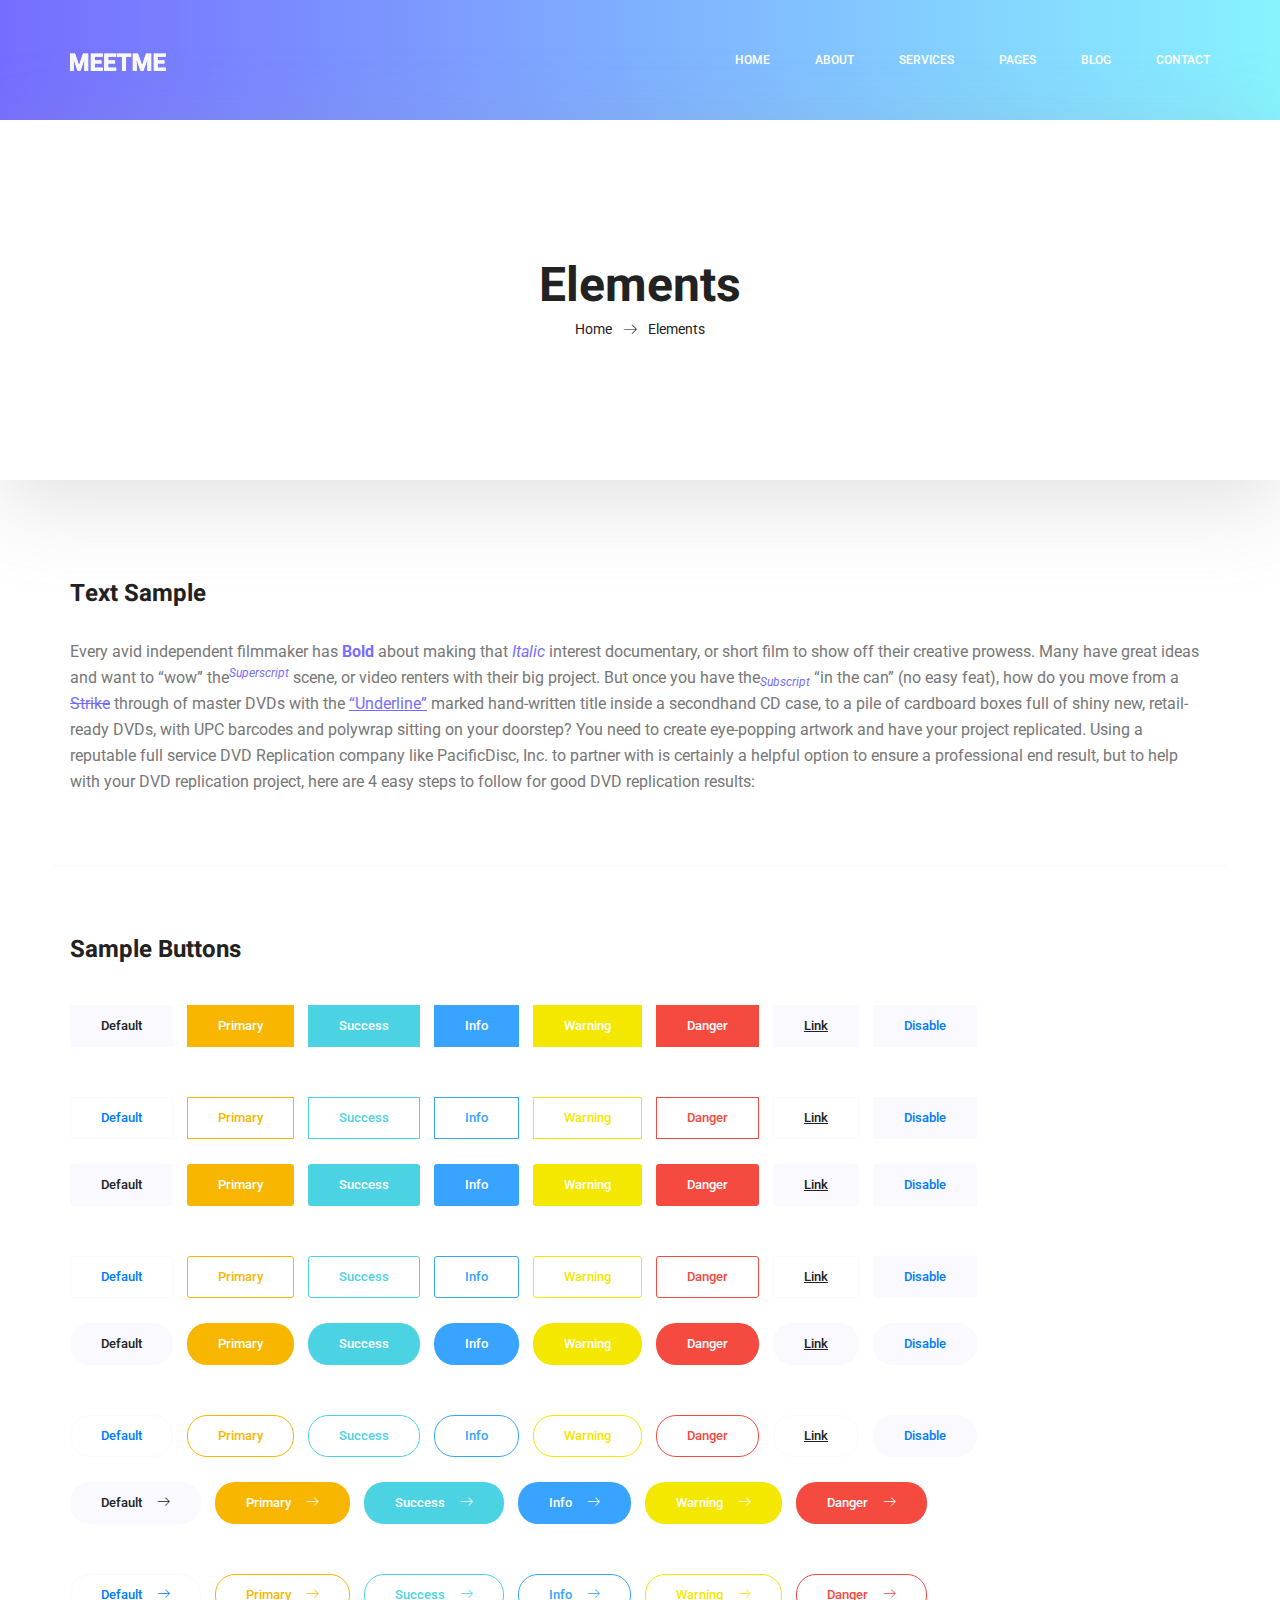
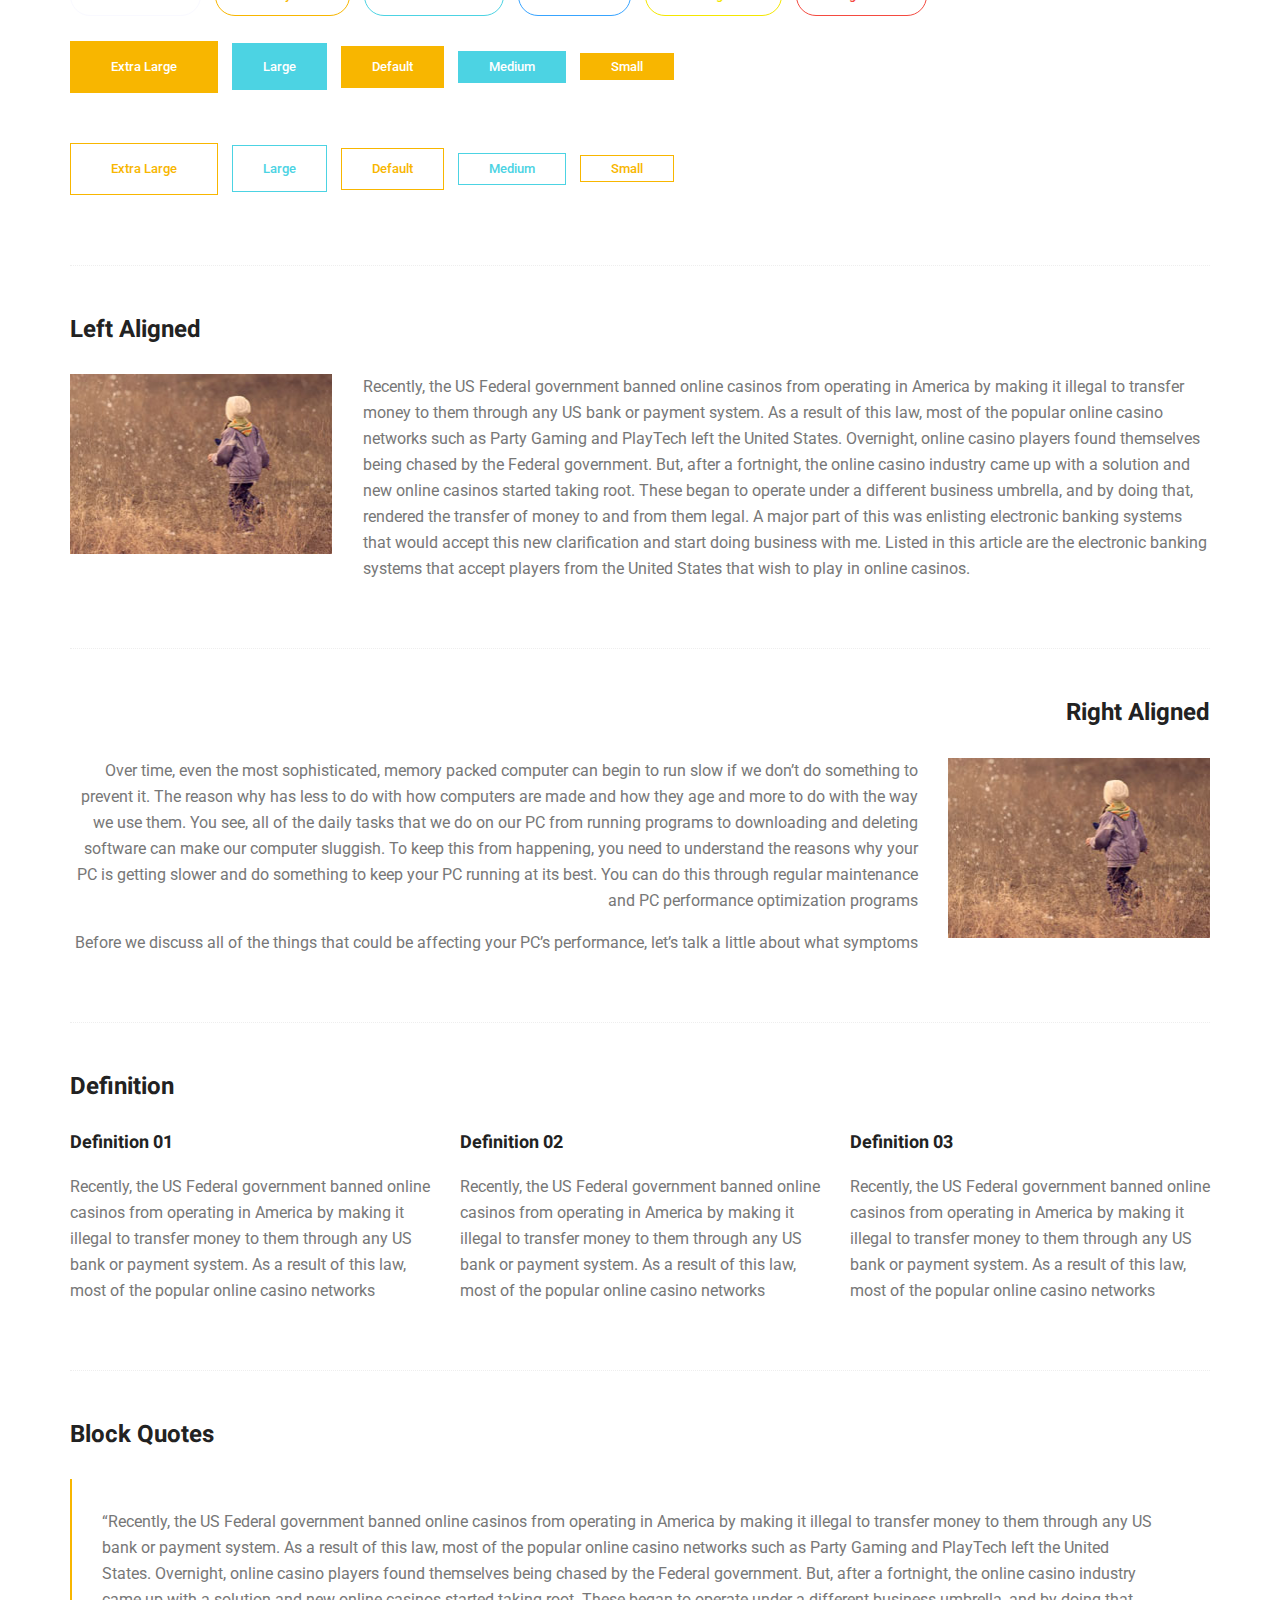
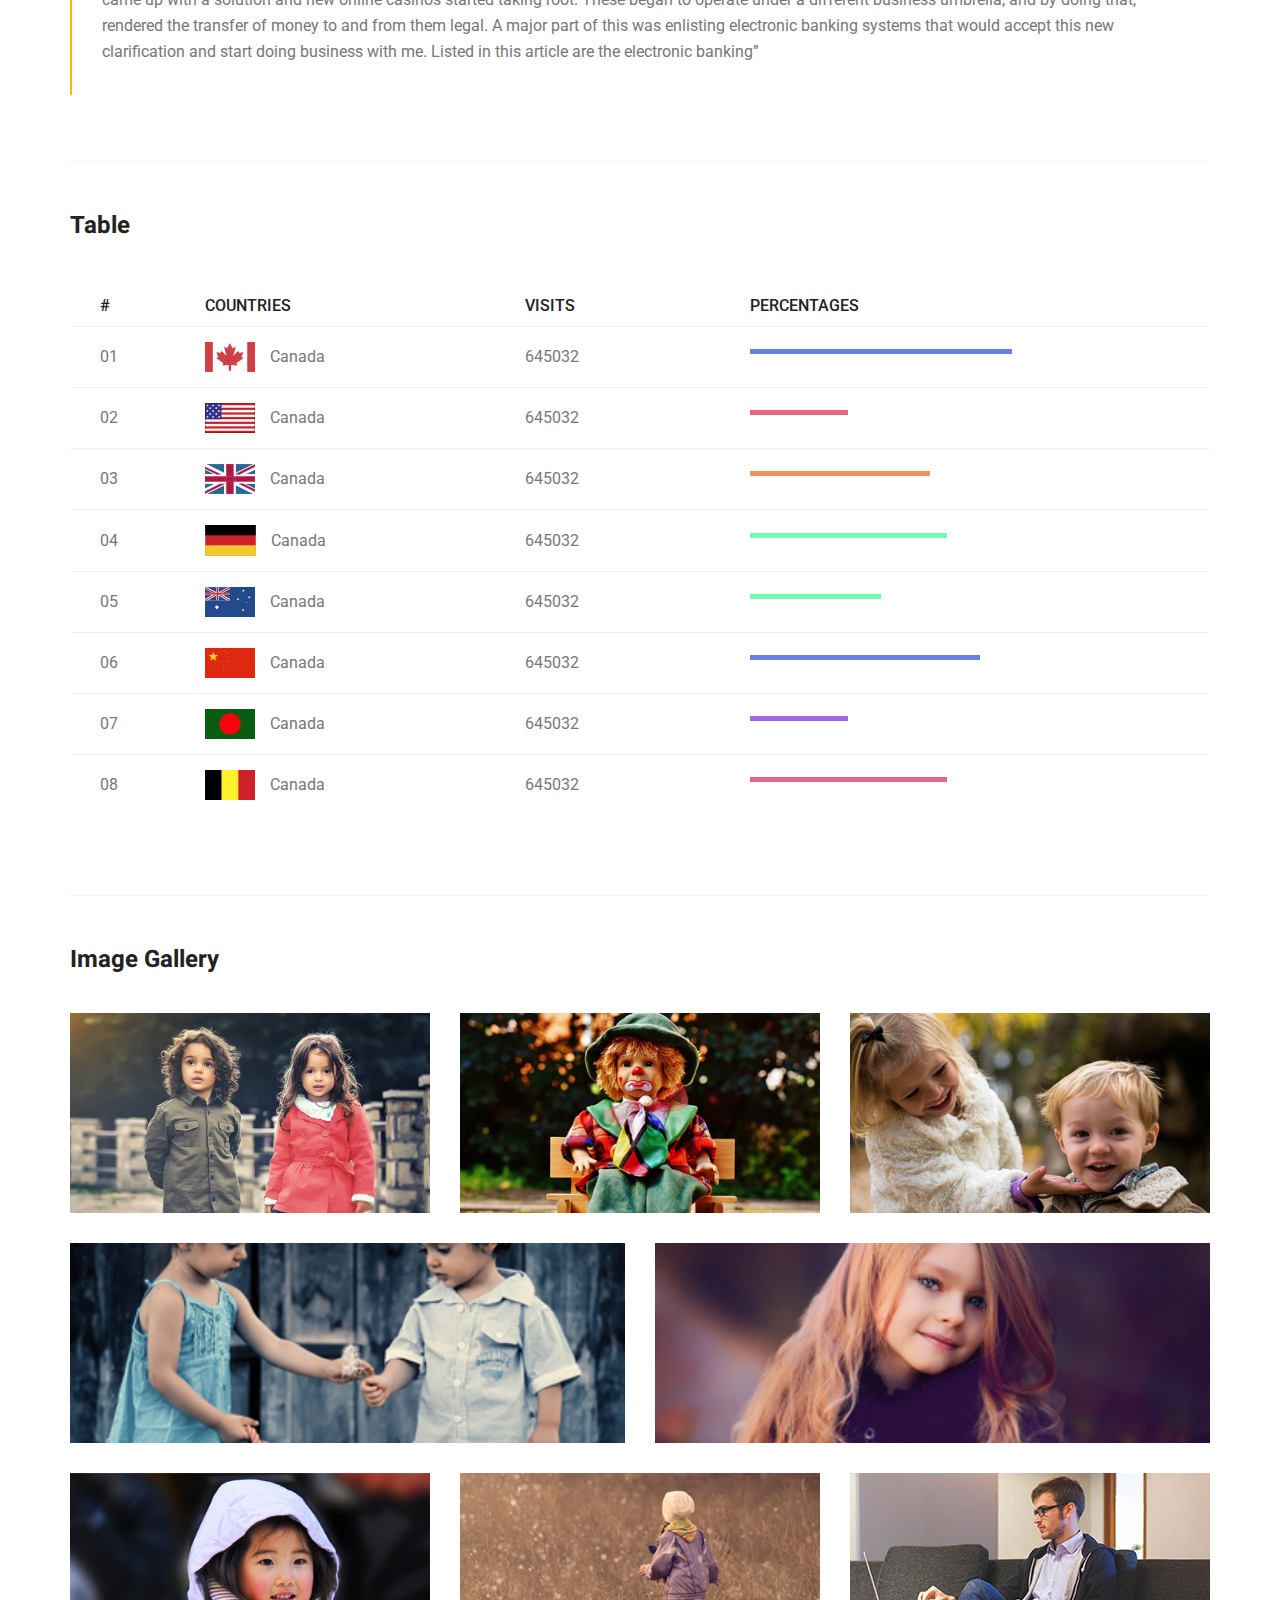
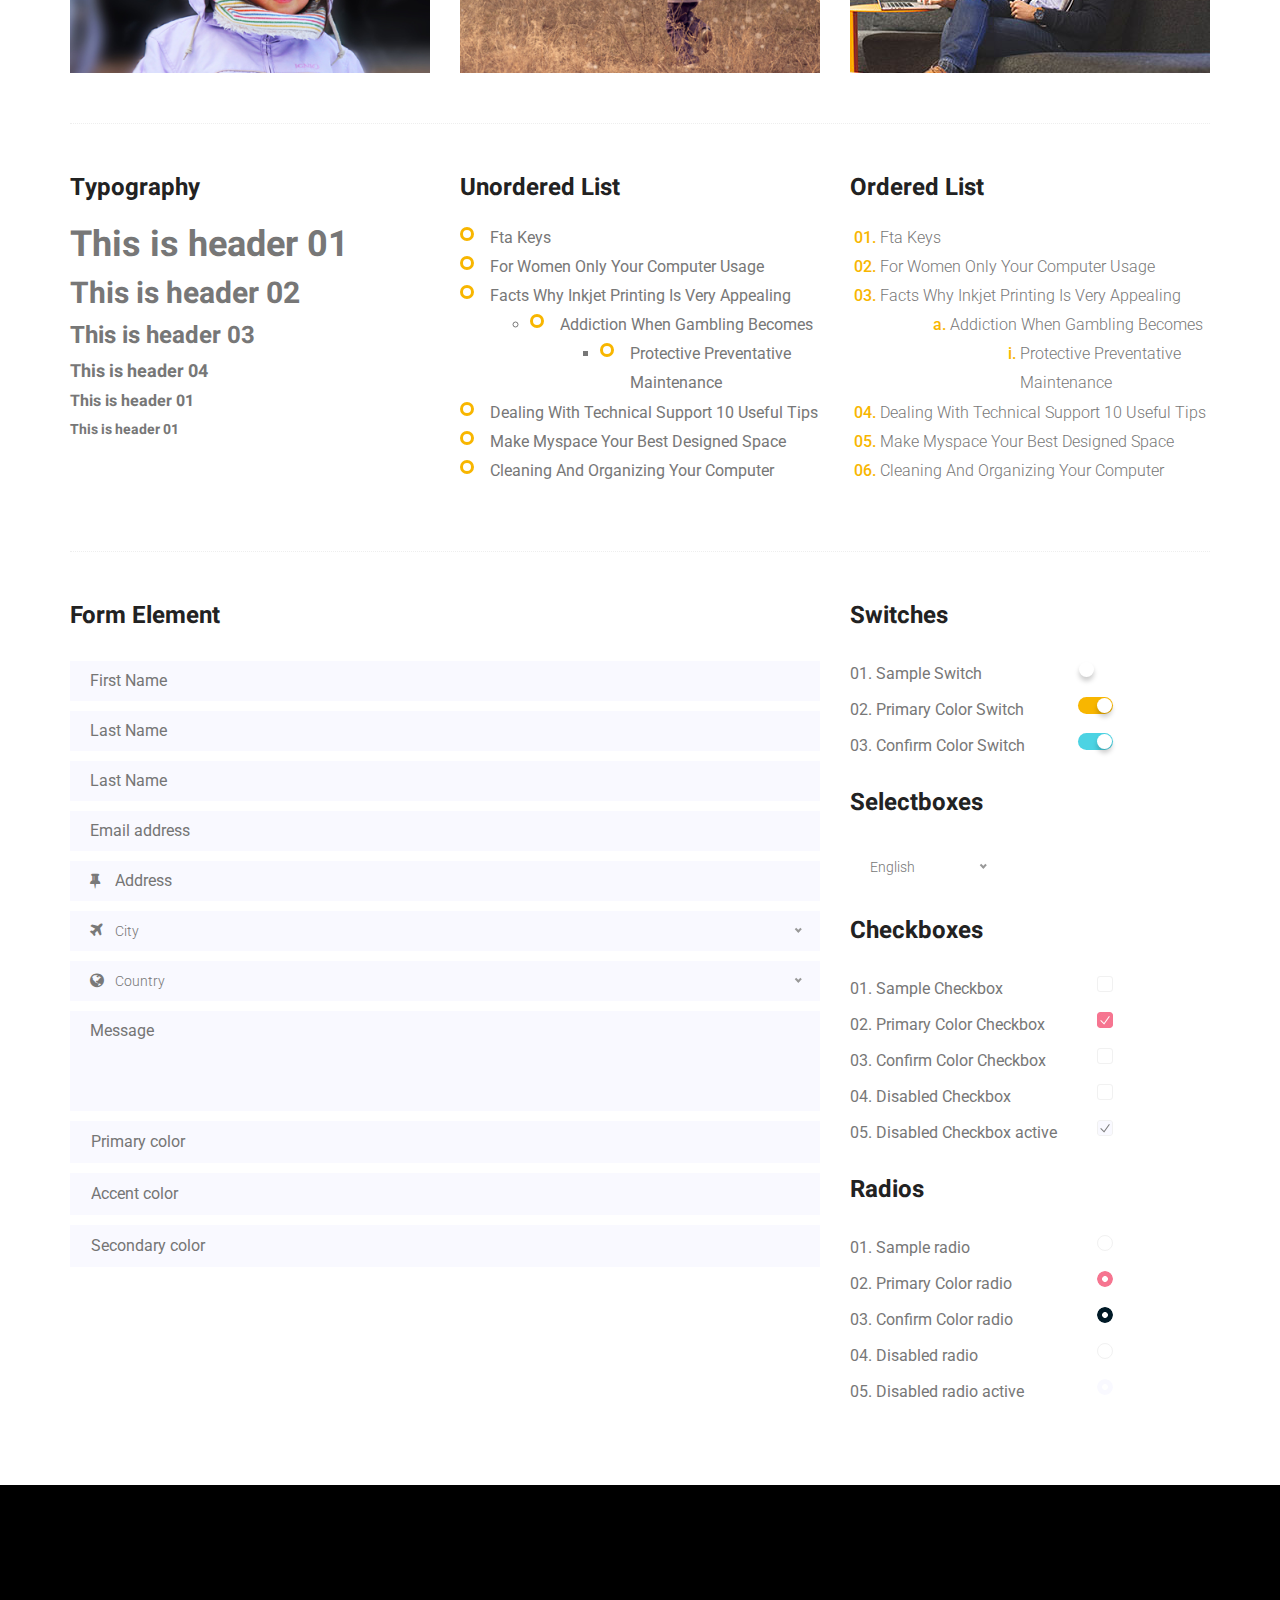
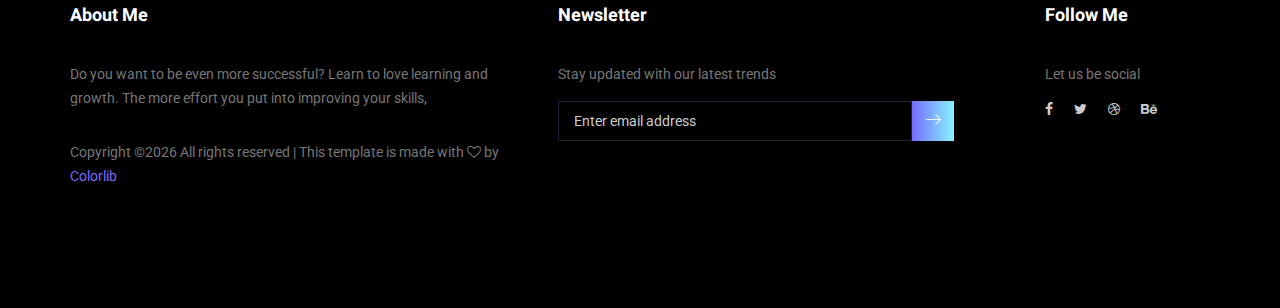
<file: elements.html>
<!doctype html>
<html lang="en">
    <head>
        <!-- Required meta tags -->
        <meta charset="utf-8">
        <meta name="viewport" content="width=device-width, initial-scale=1, shrink-to-fit=no">
        <link rel="icon" href="img/favicon.png" type="image/png">
        <title>MeetMe Personal</title>
        <!-- Bootstrap CSS -->
        <link rel="stylesheet" href="css/bootstrap.css">
        <link rel="stylesheet" href="vendors/linericon/style.css">
        <link rel="stylesheet" href="css/font-awesome.min.css">
        <link rel="stylesheet" href="vendors/owl-carousel/owl.carousel.min.css">
        <link rel="stylesheet" href="vendors/lightbox/simpleLightbox.css">
        <link rel="stylesheet" href="vendors/nice-select/css/nice-select.css">
        <link rel="stylesheet" href="vendors/animate-css/animate.css">
        <link rel="stylesheet" href="vendors/popup/magnific-popup.css">
        <!-- main css -->
        <link rel="stylesheet" href="css/style.css">
        <link rel="stylesheet" href="css/responsive.css">
    </head>
    <body>
        
        <!--================Header Menu Area =================-->
        <header class="header_area">
            <div class="main_menu">
            	<nav class="navbar navbar-expand-lg navbar-light">
					<div class="container box_1620">
						<!-- Brand and toggle get grouped for better mobile display -->
						<a class="navbar-brand logo_h" href="index.html"><img src="img/logo.png" alt=""></a>
						<button class="navbar-toggler" type="button" data-toggle="collapse" data-target="#navbarSupportedContent" aria-controls="navbarSupportedContent" aria-expanded="false" aria-label="Toggle navigation">
							<span class="icon-bar"></span>
							<span class="icon-bar"></span>
							<span class="icon-bar"></span>
						</button>
						<!-- Collect the nav links, forms, and other content for toggling -->
						<div class="collapse navbar-collapse offset" id="navbarSupportedContent">
							<ul class="nav navbar-nav menu_nav ml-auto">
								<li class="nav-item active"><a class="nav-link" href="index.html">Home</a></li> 
								<li class="nav-item"><a class="nav-link" href="about-us.html">About</a></li> 
								<li class="nav-item"><a class="nav-link" href="services.html">Services</a></li> 
								<li class="nav-item submenu dropdown">
									<a href="#" class="nav-link dropdown-toggle" data-toggle="dropdown" role="button" aria-haspopup="true" aria-expanded="false">Pages</a>
									<ul class="dropdown-menu">
										<li class="nav-item"><a class="nav-link" href="portfolio.html">Portfolio</a></li>
										<li class="nav-item"><a class="nav-link" href="elements.html">Elements</a></li>
									</ul>
								</li> 
								<li class="nav-item submenu dropdown">
									<a href="#" class="nav-link dropdown-toggle" data-toggle="dropdown" role="button" aria-haspopup="true" aria-expanded="false">Blog</a>
									<ul class="dropdown-menu">
										<li class="nav-item"><a class="nav-link" href="blog.html">Blog</a></li>
										<li class="nav-item"><a class="nav-link" href="single-blog.html">Blog Details</a></li>
									</ul>
								</li> 
								<li class="nav-item"><a class="nav-link" href="contact.html">Contact</a></li>
							</ul>
						</div> 
					</div>
            	</nav>
            </div>
        </header>
        <!--================Header Menu Area =================-->
        
        <!--================Home Banner Area =================-->
        <section class="banner_area">
            <div class="box_1620">
				<div class="banner_inner d-flex align-items-center">
					<div class="container">
						<div class="banner_content text-center">
							<h2>Elements</h2>
							<div class="page_link">
								<a href="index.html">Home</a>
								<a href="elements.html">Elements</a>
							</div>
						</div>
					</div>
				</div>
            </div>
        </section>
        <!--================End Home Banner Area =================-->
        
        
        <!-- Start Sample Area -->
			<section class="sample-text-area">
				<div class="container">
					<h3 class="text-heading title_color">Text Sample</h3>
					<p class="sample-text">
						Every avid independent filmmaker has <b>Bold</b> about making that <i>Italic</i> interest documentary, or short film to show off their creative prowess. Many have great ideas and want to “wow” the<sup>Superscript</sup> scene, or video renters with their big project.  But once you have the<sub>Subscript</sub> “in the can” (no easy feat), how do you move from a <del>Strike</del> through of master DVDs with the <u>“Underline”</u> marked hand-written title inside a secondhand CD case, to a pile of cardboard boxes full of shiny new, retail-ready DVDs, with UPC barcodes and polywrap sitting on your doorstep?  You need to create eye-popping artwork and have your project replicated. Using a reputable full service DVD Replication company like PacificDisc, Inc. to partner with is certainly a helpful option to ensure a professional end result, but to help with your DVD replication project, here are 4 easy steps to follow for good DVD replication results: 

					</p>
				</div>
			</section>
			<!-- End Sample Area -->
			<!-- Start Button -->
			<section class="button-area">
				<div class="container border-top-generic">
					<h3 class="text-heading title_color">Sample Buttons</h3>
					<div class="button-group-area">
						<a href="#" class="genric-btn default">Default</a>
						<a href="#" class="genric-btn primary">Primary</a>
						<a href="#" class="genric-btn success">Success</a>
						<a href="#" class="genric-btn info">Info</a>
						<a href="#" class="genric-btn warning">Warning</a>
						<a href="#" class="genric-btn danger">Danger</a>
						<a href="#" class="genric-btn link">Link</a>
						<a href="#" class="genric-btn disable">Disable</a>
					</div>
					<div class="button-group-area mt-10">
						<a href="#" class="genric-btn default-border">Default</a>
						<a href="#" class="genric-btn primary-border">Primary</a>
						<a href="#" class="genric-btn success-border">Success</a>
						<a href="#" class="genric-btn info-border">Info</a>
						<a href="#" class="genric-btn warning-border">Warning</a>
						<a href="#" class="genric-btn danger-border">Danger</a>
						<a href="#" class="genric-btn link-border">Link</a>
						<a href="#" class="genric-btn disable">Disable</a>
					</div>
					<div class="button-group-area mt-40">
						<a href="#" class="genric-btn default radius">Default</a>
						<a href="#" class="genric-btn primary radius">Primary</a>
						<a href="#" class="genric-btn success radius">Success</a>
						<a href="#" class="genric-btn info radius">Info</a>
						<a href="#" class="genric-btn warning radius">Warning</a>
						<a href="#" class="genric-btn danger radius">Danger</a>
						<a href="#" class="genric-btn link radius">Link</a>
						<a href="#" class="genric-btn disable radius">Disable</a>
					</div>
					<div class="button-group-area mt-10">
						<a href="#" class="genric-btn default-border radius">Default</a>
						<a href="#" class="genric-btn primary-border radius">Primary</a>
						<a href="#" class="genric-btn success-border radius">Success</a>
						<a href="#" class="genric-btn info-border radius">Info</a>
						<a href="#" class="genric-btn warning-border radius">Warning</a>
						<a href="#" class="genric-btn danger-border radius">Danger</a>
						<a href="#" class="genric-btn link-border radius">Link</a>
						<a href="#" class="genric-btn disable radius">Disable</a>
					</div>
					<div class="button-group-area mt-40">
						<a href="#" class="genric-btn default circle">Default</a>
						<a href="#" class="genric-btn primary circle">Primary</a>
						<a href="#" class="genric-btn success circle">Success</a>
						<a href="#" class="genric-btn info circle">Info</a>
						<a href="#" class="genric-btn warning circle">Warning</a>
						<a href="#" class="genric-btn danger circle">Danger</a>
						<a href="#" class="genric-btn link circle">Link</a>
						<a href="#" class="genric-btn disable circle">Disable</a>
					</div>
					<div class="button-group-area mt-10">
						<a href="#" class="genric-btn default-border circle">Default</a>
						<a href="#" class="genric-btn primary-border circle">Primary</a>
						<a href="#" class="genric-btn success-border circle">Success</a>
						<a href="#" class="genric-btn info-border circle">Info</a>
						<a href="#" class="genric-btn warning-border circle">Warning</a>
						<a href="#" class="genric-btn danger-border circle">Danger</a>
						<a href="#" class="genric-btn link-border circle">Link</a>
						<a href="#" class="genric-btn disable circle">Disable</a>
					</div>
					<div class="button-group-area mt-40">
						<a href="#" class="genric-btn default circle arrow">Default<span class="lnr lnr-arrow-right"></span></a>
						<a href="#" class="genric-btn primary circle arrow">Primary<span class="lnr lnr-arrow-right"></span></a>
						<a href="#" class="genric-btn success circle arrow">Success<span class="lnr lnr-arrow-right"></span></a>
						<a href="#" class="genric-btn info circle arrow">Info<span class="lnr lnr-arrow-right"></span></a>
						<a href="#" class="genric-btn warning circle arrow">Warning<span class="lnr lnr-arrow-right"></span></a>
						<a href="#" class="genric-btn danger circle arrow">Danger<span class="lnr lnr-arrow-right"></span></a>
					</div>
					<div class="button-group-area mt-10">
						<a href="#" class="genric-btn default-border circle arrow">Default<span class="lnr lnr-arrow-right"></span></a>
						<a href="#" class="genric-btn primary-border circle arrow">Primary<span class="lnr lnr-arrow-right"></span></a>
						<a href="#" class="genric-btn success-border circle arrow">Success<span class="lnr lnr-arrow-right"></span></a>
						<a href="#" class="genric-btn info-border circle arrow">Info<span class="lnr lnr-arrow-right"></span></a>
						<a href="#" class="genric-btn warning-border circle arrow">Warning<span class="lnr lnr-arrow-right"></span></a>
						<a href="#" class="genric-btn danger-border circle arrow">Danger<span class="lnr lnr-arrow-right"></span></a>
					</div>
					<div class="button-group-area mt-40">
						<a href="#" class="genric-btn primary e-large">Extra Large</a>
						<a href="#" class="genric-btn success large">Large</a>
						<a href="#" class="genric-btn primary">Default</a>
						<a href="#" class="genric-btn success medium">Medium</a>
						<a href="#" class="genric-btn primary small">Small</a>
					</div>
					<div class="button-group-area mt-10">
						<a href="#" class="genric-btn primary-border e-large">Extra Large</a>
						<a href="#" class="genric-btn success-border large">Large</a>
						<a href="#" class="genric-btn primary-border">Default</a>
						<a href="#" class="genric-btn success-border medium">Medium</a>
						<a href="#" class="genric-btn primary-border small">Small</a>
					</div>
				</div>
			</section>
			<!-- End Button -->
			<!-- Start Align Area -->
			<div class="whole-wrap">
				<div class="container">
					<div class="section-top-border">
						<h3 class="mb-30 title_color">Left Aligned</h3>
						<div class="row">
							<div class="col-md-3">
								<img src="img/elements/d.jpg" alt="" class="img-fluid">
							</div>
							<div class="col-md-9 mt-sm-20 left-align-p">
								<p>Recently, the US Federal government banned online casinos from operating in America by making it illegal to transfer money to them through any US bank or payment system. As a result of this law, most of the popular online casino networks such as Party Gaming and PlayTech left the United States. Overnight, online casino players found themselves being chased by the Federal government. But, after a fortnight, the online casino industry came up with a solution and new online casinos started taking root. These began to operate under a different business umbrella, and by doing that, rendered the transfer of money to and from them legal. A major part of this was enlisting electronic banking systems that would accept this new clarification and start doing business with me. Listed in this article are the electronic banking systems that accept players from the United States that wish to play in online casinos.</p>
							</div>
						</div>
					</div>
					<div class="section-top-border text-right">
						<h3 class="mb-30 title_color">Right Aligned</h3>
						<div class="row">
							<div class="col-md-9">
								<p class="text-right">Over time, even the most sophisticated, memory packed computer can begin to run slow if we don’t do something to prevent it. The reason why has less to do with how computers are made and how they age and more to do with the way we use them. You see, all of the daily tasks that we do on our PC from running programs to downloading and deleting software can make our computer sluggish. To keep this from happening, you need to understand the reasons why your PC is getting slower and do something to keep your PC running at its best. You can do this through regular maintenance and PC performance optimization programs</p>
								<p class="text-right">Before we discuss all of the things that could be affecting your PC’s performance, let’s talk a little about what symptoms</p>
							</div>
							<div class="col-md-3">
								<img src="img/elements/d.jpg" alt="" class="img-fluid">
							</div>
						</div>
					</div>
					<div class="section-top-border">
						<h3 class="mb-30 title_color">Definition</h3>
						<div class="row">
							<div class="col-md-4">
								<div class="single-defination">
									<h4 class="mb-20">Definition 01</h4>
									<p>Recently, the US Federal government banned online casinos from operating in America by making it illegal to transfer money to them through any US bank or payment system. As a result of this law, most of the popular online casino networks</p>
								</div>
							</div>
							<div class="col-md-4">
								<div class="single-defination">
									<h4 class="mb-20">Definition 02</h4>
									<p>Recently, the US Federal government banned online casinos from operating in America by making it illegal to transfer money to them through any US bank or payment system. As a result of this law, most of the popular online casino networks</p>
								</div>
							</div>
							<div class="col-md-4">
								<div class="single-defination">
									<h4 class="mb-20">Definition 03</h4>
									<p>Recently, the US Federal government banned online casinos from operating in America by making it illegal to transfer money to them through any US bank or payment system. As a result of this law, most of the popular online casino networks</p>
								</div>
							</div>
						</div>
					</div>
					<div class="section-top-border">
						<h3 class="mb-30 title_color">Block Quotes</h3>
						<div class="row">
							<div class="col-lg-12">
								<blockquote class="generic-blockquote">
									“Recently, the US Federal government banned online casinos from operating in America by making it illegal to transfer money to them through any US bank or payment system. As a result of this law, most of the popular online casino networks such as Party Gaming and PlayTech left the United States. Overnight, online casino players found themselves being chased by the Federal government. But, after a fortnight, the online casino industry came up with a solution and new online casinos started taking root. These began to operate under a different business umbrella, and by doing that, rendered the transfer of money to and from them legal. A major part of this was enlisting electronic banking systems that would accept this new clarification and start doing business with me. Listed in this article are the electronic banking” 
								</blockquote>
							</div>
						</div>
					</div>
					<div class="section-top-border">
						<h3 class="mb-30 title_color">Table</h3>
						<div class="progress-table-wrap">
							<div class="progress-table">
								<div class="table-head">
									<div class="serial">#</div>
									<div class="country">Countries</div>
									<div class="visit">Visits</div>
									<div class="percentage">Percentages</div>
								</div>
								<div class="table-row">
									<div class="serial">01</div>
									<div class="country"> <img src="img/elements/f1.jpg" alt="flag">Canada</div>
									<div class="visit">645032</div>
									<div class="percentage">
										<div class="progress">
											<div class="progress-bar color-1" role="progressbar" style="width: 80%" aria-valuenow="80" aria-valuemin="0" aria-valuemax="100"></div>
										</div>
									</div>
								</div>
								<div class="table-row">
									<div class="serial">02</div>
									<div class="country"> <img src="img/elements/f2.jpg" alt="flag">Canada</div>
									<div class="visit">645032</div>
									<div class="percentage">
										<div class="progress">
											<div class="progress-bar color-2" role="progressbar" style="width: 30%" aria-valuenow="30" aria-valuemin="0" aria-valuemax="100"></div>
										</div>
									</div>
								</div>
								<div class="table-row">
									<div class="serial">03</div>
									<div class="country"> <img src="img/elements/f3.jpg" alt="flag">Canada</div>
									<div class="visit">645032</div>
									<div class="percentage">
										<div class="progress">
											<div class="progress-bar color-3" role="progressbar" style="width: 55%" aria-valuenow="55" aria-valuemin="0" aria-valuemax="100"></div>
										</div>
									</div>
								</div>
								<div class="table-row">
									<div class="serial">04</div>
									<div class="country"> <img src="img/elements/f4.jpg" alt="flag">Canada</div>
									<div class="visit">645032</div>
									<div class="percentage">
										<div class="progress">
											<div class="progress-bar color-4" role="progressbar" style="width: 60%" aria-valuenow="60" aria-valuemin="0" aria-valuemax="100"></div>
										</div>
									</div>
								</div>
								<div class="table-row">
									<div class="serial">05</div>
									<div class="country"> <img src="img/elements/f5.jpg" alt="flag">Canada</div>
									<div class="visit">645032</div>
									<div class="percentage">
										<div class="progress">
											<div class="progress-bar color-5" role="progressbar" style="width: 40%" aria-valuenow="40" aria-valuemin="0" aria-valuemax="100"></div>
										</div>
									</div>
								</div>
								<div class="table-row">
									<div class="serial">06</div>
									<div class="country"> <img src="img/elements/f6.jpg" alt="flag">Canada</div>
									<div class="visit">645032</div>
									<div class="percentage">
										<div class="progress">
											<div class="progress-bar color-6" role="progressbar" style="width: 70%" aria-valuenow="70" aria-valuemin="0" aria-valuemax="100"></div>
										</div>
									</div>
								</div>
								<div class="table-row">
									<div class="serial">07</div>
									<div class="country"> <img src="img/elements/f7.jpg" alt="flag">Canada</div>
									<div class="visit">645032</div>
									<div class="percentage">
										<div class="progress">
											<div class="progress-bar color-7" role="progressbar" style="width: 30%" aria-valuenow="30" aria-valuemin="0" aria-valuemax="100"></div>
										</div>
									</div>
								</div>
								<div class="table-row">
									<div class="serial">08</div>
									<div class="country"> <img src="img/elements/f8.jpg" alt="flag">Canada</div>
									<div class="visit">645032</div>
									<div class="percentage">
										<div class="progress">
											<div class="progress-bar color-8" role="progressbar" style="width: 60%" aria-valuenow="60" aria-valuemin="0" aria-valuemax="100"></div>
										</div>
									</div>
								</div>
							</div>
						</div>
					</div>
					<div class="section-top-border">
						<h3 class="title_color">Image Gallery</h3>
						<div class="row gallery-item">
							<div class="col-md-4">
								<a href="img/elements/g1.jpg" class="img-gal"><div class="single-gallery-image" style="background: url(img/elements/g1.jpg);"></div></a>
							</div>
							<div class="col-md-4">
								<a href="img/elements/g2.jpg" class="img-gal"><div class="single-gallery-image" style="background: url(img/elements/g2.jpg);"></div></a>
							</div>
							<div class="col-md-4">
								<a href="img/elements/g3.jpg" class="img-gal"><div class="single-gallery-image" style="background: url(img/elements/g3.jpg);"></div></a>
							</div>
							<div class="col-md-6">
								<a href="img/elements/g4.jpg" class="img-gal"><div class="single-gallery-image" style="background: url(img/elements/g4.jpg);"></div></a>
							</div>
							<div class="col-md-6">
								<a href="img/elements/g5.jpg" class="img-gal"><div class="single-gallery-image" style="background: url(img/elements/g5.jpg);"></div></a>
							</div>
							<div class="col-md-4">
								<a href="img/elements/g6.jpg" class="img-gal"><div class="single-gallery-image" style="background: url(img/elements/g6.jpg);"></div></a>
							</div>
							<div class="col-md-4">
								<a href="img/elements/g7.jpg" class="img-gal"><div class="single-gallery-image" style="background: url(img/elements/g7.jpg);"></div></a>
							</div>
							<div class="col-md-4">
								<a href="img/elements/g8.jpg" class="img-gal"><div class="single-gallery-image" style="background: url(img/elements/g8.jpg);"></div></a>
							</div>
						</div>
					</div>
					<div class="section-top-border">
						<div class="row">
							<div class="col-lg-4 col-sm-6 typo-sec">
								<h3 class="mb-20 title_color">Typography</h3>
								<div class="typography">
									<h1 class="typo-list">This is header 01</h1>
									<h2 class="typo-list">This is header 02</h2>
									<h3 class="typo-list">This is header 03</h3>
									<h4 class="typo-list">This is header 04</h4>
									<h5 class="typo-list">This is header 01</h5>
									<h6 class="typo-list">This is header 01</h6>
								</div>
							</div>
							<div class="col-lg-4 col-sm-6 mt-sm-30 typo-sec">
								<h3 class="mb-20 title_color">Unordered List</h3>
								<div class="">
									<ul class="unordered-list">
										<li>Fta Keys</li>
										<li>For Women Only Your Computer Usage</li>
										<li>Facts Why Inkjet Printing Is Very Appealing
											<ul>
												<li>Addiction When Gambling Becomes
													<ul>
														<li>Protective Preventative Maintenance</li>
													</ul>
												</li>
											</ul>
										</li>
										<li>Dealing With Technical Support 10 Useful Tips</li>
										<li>Make Myspace Your Best Designed Space</li>
										<li>Cleaning And Organizing Your Computer</li>
									</ul>
								</div>
							</div>
							<div class="col-lg-4 col-sm-6 mt-sm-30 typo-sec">
								<h3 class="mb-20 title_color">Ordered List</h3>
								<div class="">
									<ol class="ordered-list">
										<li><span>Fta Keys</span></li>
										<li><span>For Women Only Your Computer Usage</span></li>
										<li><span>Facts Why Inkjet Printing Is Very Appealing</span>
											<ol class="ordered-list-alpha">
												<li><span>Addiction When Gambling Becomes</span>
													<ol class="ordered-list-roman">
														<li><span>Protective Preventative Maintenance</span></li>
													</ol>
												</li>
											</ol>
										</li>
										<li><span>Dealing With Technical Support 10 Useful Tips</span></li>
										<li><span>Make Myspace Your Best Designed Space</span></li>
										<li><span>Cleaning And Organizing Your Computer</span></li>
									</ol>
								</div>
							</div>
						</div>
					</div>
					<div class="section-top-border">
						<div class="row">
							<div class="col-lg-8 col-md-8">
								<h3 class="mb-30 title_color">Form Element</h3>
								<form action="#">
									<div class="mt-10">
										<input type="text" name="first_name" placeholder="First Name" onfocus="this.placeholder = ''" onblur="this.placeholder = 'First Name'" required class="single-input">
									</div>
									<div class="mt-10">
										<input type="text" name="last_name" placeholder="Last Name" onfocus="this.placeholder = ''" onblur="this.placeholder = 'Last Name'" required class="single-input">
									</div>
									<div class="mt-10">
										<input type="text" name="last_name" placeholder="Last Name" onfocus="this.placeholder = ''" onblur="this.placeholder = 'Last Name'" required class="single-input">
									</div>
									<div class="mt-10">
										<input type="email" name="EMAIL" placeholder="Email address" onfocus="this.placeholder = ''" onblur="this.placeholder = 'Email address'" required class="single-input">
									</div>
									<div class="input-group-icon mt-10">
										<div class="icon"><i class="fa fa-thumb-tack" aria-hidden="true"></i></div>
										<input type="text" name="address" placeholder="Address" onfocus="this.placeholder = ''" onblur="this.placeholder = 'Address'" required class="single-input">
									</div>
									<div class="input-group-icon mt-10">
										<div class="icon"><i class="fa fa-plane" aria-hidden="true"></i></div>
										<div class="form-select" id="default-select">
											<select>
												<option value="1">City</option>
												<option value="1">Dhaka</option>
												<option value="1">Dilli</option>
												<option value="1">Newyork</option>
												<option value="1">Islamabad</option>
											</select>
										</div>
									</div>
									<div class="input-group-icon mt-10">
										<div class="icon"><i class="fa fa-globe" aria-hidden="true"></i></div>
										<div class="form-select" id="default-select2">
											<select>
												<option value="1">Country</option>
												<option value="1">Bangladesh</option>
												<option value="1">India</option>
												<option value="1">England</option>
												<option value="1">Srilanka</option>
											</select>
										</div>
									</div>
									
									<div class="mt-10">
										<textarea class="single-textarea" placeholder="Message" onfocus="this.placeholder = ''" onblur="this.placeholder = 'Message'" required></textarea>
									</div>
									<div class="mt-10">
										<input type="text" name="first_name" placeholder="Primary color" onfocus="this.placeholder = ''" onblur="this.placeholder = 'Primary color'" required class="single-input-primary">
									</div>
									<div class="mt-10">
										<input type="text" name="first_name" placeholder="Accent color" onfocus="this.placeholder = ''" onblur="this.placeholder = 'Accent color'" required class="single-input-accent">
									</div>
									<div class="mt-10">
										<input type="text" name="first_name" placeholder="Secondary color" onfocus="this.placeholder = ''" onblur="this.placeholder = 'Secondary color'" required class="single-input-secondary">
									</div>
								</form>
							</div>
							<div class="col-lg-3 col-md-4 mt-sm-30 element-wrap">
								<div class="single-element-widget">
									<h3 class="mb-30 title_color">Switches</h3>
									<div class="switch-wrap d-flex justify-content-between">
										<p>01. Sample Switch</p>
										<div class="primary-switch">
											<input type="checkbox" id="default-switch">
											<label for="default-switch"></label>
										</div>
									</div>
									<div class="switch-wrap d-flex justify-content-between">
										<p>02. Primary Color Switch</p>
										<div class="primary-switch">
											<input type="checkbox" id="primary-switch" checked>
											<label for="primary-switch"></label>
										</div>
									</div>
									<div class="switch-wrap d-flex justify-content-between">
										<p>03. Confirm Color Switch</p>
										<div class="confirm-switch">
											<input type="checkbox" id="confirm-switch" checked>
											<label for="confirm-switch"></label>
										</div>
									</div>
								</div>
								<div class="single-element-widget">
									<h3 class="mb-30 title_color">Selectboxes</h3>
									<div class="default-select" id="default-select">
										<select>
											<option value="1">English</option>
											<option value="1">Spanish</option>
											<option value="1">Arabic</option>
											<option value="1">Portuguise</option>
											<option value="1">Bengali</option>
										</select>
									</div>
								</div>
								<div class="single-element-widget">
									<h3 class="mb-30 title_color">Checkboxes</h3>
									<div class="switch-wrap d-flex justify-content-between">
										<p>01. Sample Checkbox</p>
										<div class="primary-checkbox">
											<input type="checkbox" id="default-checkbox">
											<label for="default-checkbox"></label>
										</div>
									</div>
									<div class="switch-wrap d-flex justify-content-between">
										<p>02. Primary Color Checkbox</p>
										<div class="primary-checkbox">
											<input type="checkbox" id="primary-checkbox" checked>
											<label for="primary-checkbox"></label>
										</div>
									</div>
									<div class="switch-wrap d-flex justify-content-between">
										<p>03. Confirm Color Checkbox</p>
										<div class="confirm-checkbox">
											<input type="checkbox" id="confirm-checkbox">
											<label for="confirm-checkbox"></label>
										</div>
									</div>
									<div class="switch-wrap d-flex justify-content-between">
										<p>04. Disabled Checkbox</p>
										<div class="disabled-checkbox">
											<input type="checkbox" id="disabled-checkbox" disabled>
											<label for="disabled-checkbox"></label>
										</div>
									</div>
									<div class="switch-wrap d-flex justify-content-between">
										<p>05. Disabled Checkbox active</p>
										<div class="disabled-checkbox">
											<input type="checkbox" id="disabled-checkbox-active" checked disabled>
											<label for="disabled-checkbox-active"></label>
										</div>
									</div>
								</div>
								<div class="single-element-widget">
									<h3 class="mb-30 title_color">Radios</h3>
									<div class="switch-wrap d-flex justify-content-between">
										<p>01. Sample radio</p>
										<div class="primary-radio">
											<input type="checkbox" id="default-radio">
											<label for="default-radio"></label>
										</div>
									</div>
									<div class="switch-wrap d-flex justify-content-between">
										<p>02. Primary Color radio</p>
										<div class="primary-radio">
											<input type="checkbox" id="primary-radio" checked>
											<label for="primary-radio"></label>
										</div>
									</div>
									<div class="switch-wrap d-flex justify-content-between">
										<p>03. Confirm Color radio</p>
										<div class="confirm-radio">
											<input type="checkbox" id="confirm-radio" checked>
											<label for="confirm-radio"></label>
										</div>
									</div>
									<div class="switch-wrap d-flex justify-content-between">
										<p>04. Disabled radio</p>
										<div class="disabled-radio">
											<input type="checkbox" id="disabled-radio" disabled>
											<label for="disabled-radio"></label>
										</div>
									</div>
									<div class="switch-wrap d-flex justify-content-between">
										<p>05. Disabled radio active</p>
										<div class="disabled-radio">
											<input type="checkbox" id="disabled-radio-active" checked disabled>
											<label for="disabled-radio-active"></label>
										</div>
									</div>
								</div>
							</div>
						</div>
					</div>
				</div>
			</div>
			<!-- End Align Area -->
        
        
        <!--================Footer Area =================-->
        <footer class="footer_area p_120">
        	<div class="container">
        		<div class="row footer_inner">
        			<div class="col-lg-5 col-sm-6">
        				<aside class="f_widget ab_widget">
        					<div class="f_title">
        						<h3>About Me</h3>
        					</div>
        					<p>Do you want to be even more successful? Learn to love learning and growth. The more effort you put into improving your skills,</p>
        					<p><!-- Link back to Colorlib can't be removed. Template is licensed under CC BY 3.0. -->
Copyright &copy;<script>document.write(new Date().getFullYear());</script> All rights reserved | This template is made with <i class="fa fa-heart-o" aria-hidden="true"></i> by <a href="https://colorlib.com" target="_blank">Colorlib</a>
<!-- Link back to Colorlib can't be removed. Template is licensed under CC BY 3.0. --></p>
        				</aside>
        			</div>
        			<div class="col-lg-5 col-sm-6">
        				<aside class="f_widget news_widget">
        					<div class="f_title">
        						<h3>Newsletter</h3>
        					</div>
        					<p>Stay updated with our latest trends</p>
        					<div id="mc_embed_signup">
                                <form target="_blank" action="https://spondonit.us12.list-manage.com/subscribe/post?u=1462626880ade1ac87bd9c93a&amp;id=92a4423d01" method="get" class="subscribe_form relative">
                                	<div class="input-group d-flex flex-row">
                                        <input name="EMAIL" placeholder="Enter email address" onfocus="this.placeholder = ''" onblur="this.placeholder = 'Email Address '" required="" type="email">
                                        <button class="btn sub-btn"><span class="lnr lnr-arrow-right"></span></button>		
                                    </div>				
                                    <div class="mt-10 info"></div>
                                </form>
                            </div>
        				</aside>
        			</div>
        			<div class="col-lg-2">
        				<aside class="f_widget social_widget">
        					<div class="f_title">
        						<h3>Follow Me</h3>
        					</div>
        					<p>Let us be social</p>
        					<ul class="list">
        						<li><a href="#"><i class="fa fa-facebook"></i></a></li>
        						<li><a href="#"><i class="fa fa-twitter"></i></a></li>
        						<li><a href="#"><i class="fa fa-dribbble"></i></a></li>
        						<li><a href="#"><i class="fa fa-behance"></i></a></li>
        					</ul>
        				</aside>
        			</div>
        		</div>
        	</div>
        </footer>
        <!--================End Footer Area =================-->
        
        
        
        
        <!-- Optional JavaScript -->
        <!-- jQuery first, then Popper.js, then Bootstrap JS -->
        <script src="js/jquery-3.3.1.min.js"></script>
        <script src="js/popper.js"></script>
        <script src="js/bootstrap.min.js"></script>
        <script src="js/stellar.js"></script>
        <script src="vendors/lightbox/simpleLightbox.min.js"></script>
        <script src="vendors/nice-select/js/jquery.nice-select.min.js"></script>
        <script src="vendors/isotope/imagesloaded.pkgd.min.js"></script>
        <script src="vendors/isotope/isotope.pkgd.min.js"></script>
        <script src="vendors/owl-carousel/owl.carousel.min.js"></script>
        <script src="vendors/popup/jquery.magnific-popup.min.js"></script>
        <script src="js/jquery.ajaxchimp.min.js"></script>
        <script src="vendors/counter-up/jquery.waypoints.min.js"></script>
        <script src="vendors/counter-up/jquery.counterup.min.js"></script>
        <script src="js/mail-script.js"></script>
        <script src="js/theme.js"></script>
    </body>
</html>
</file>
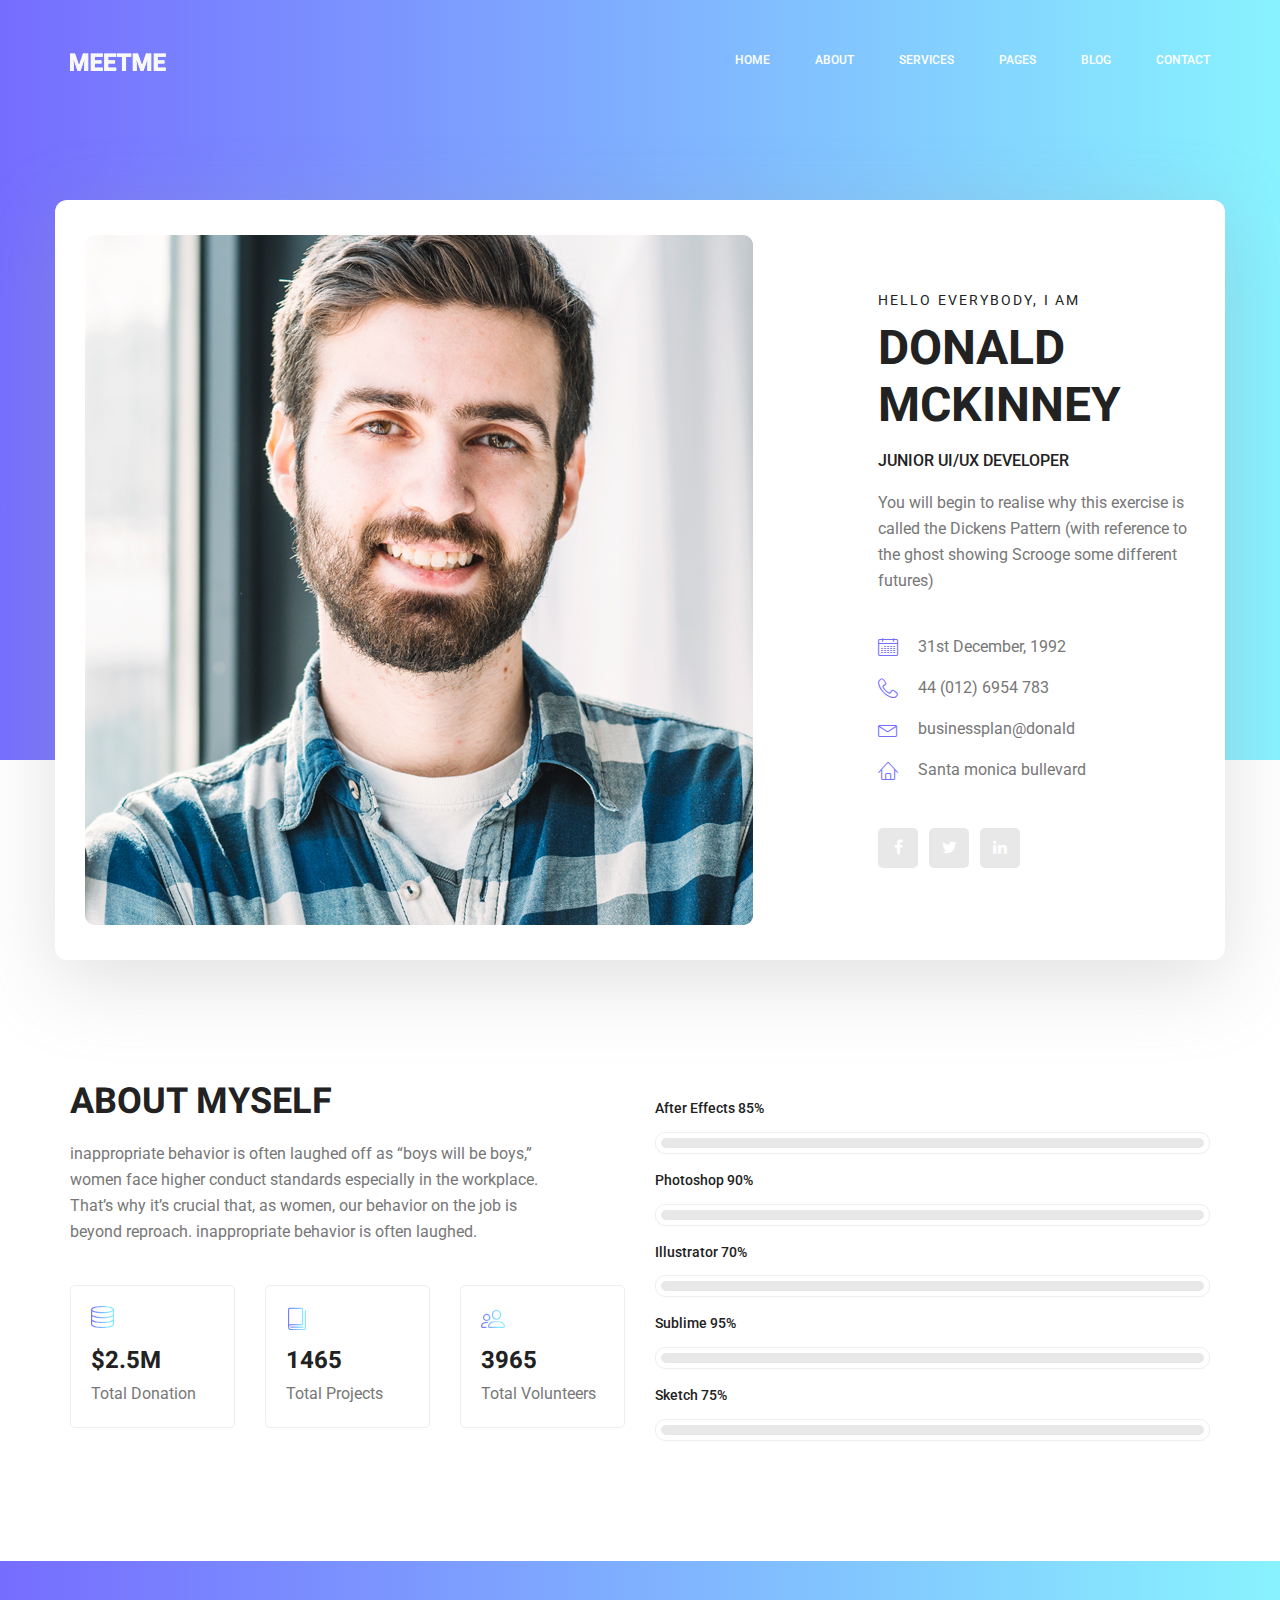
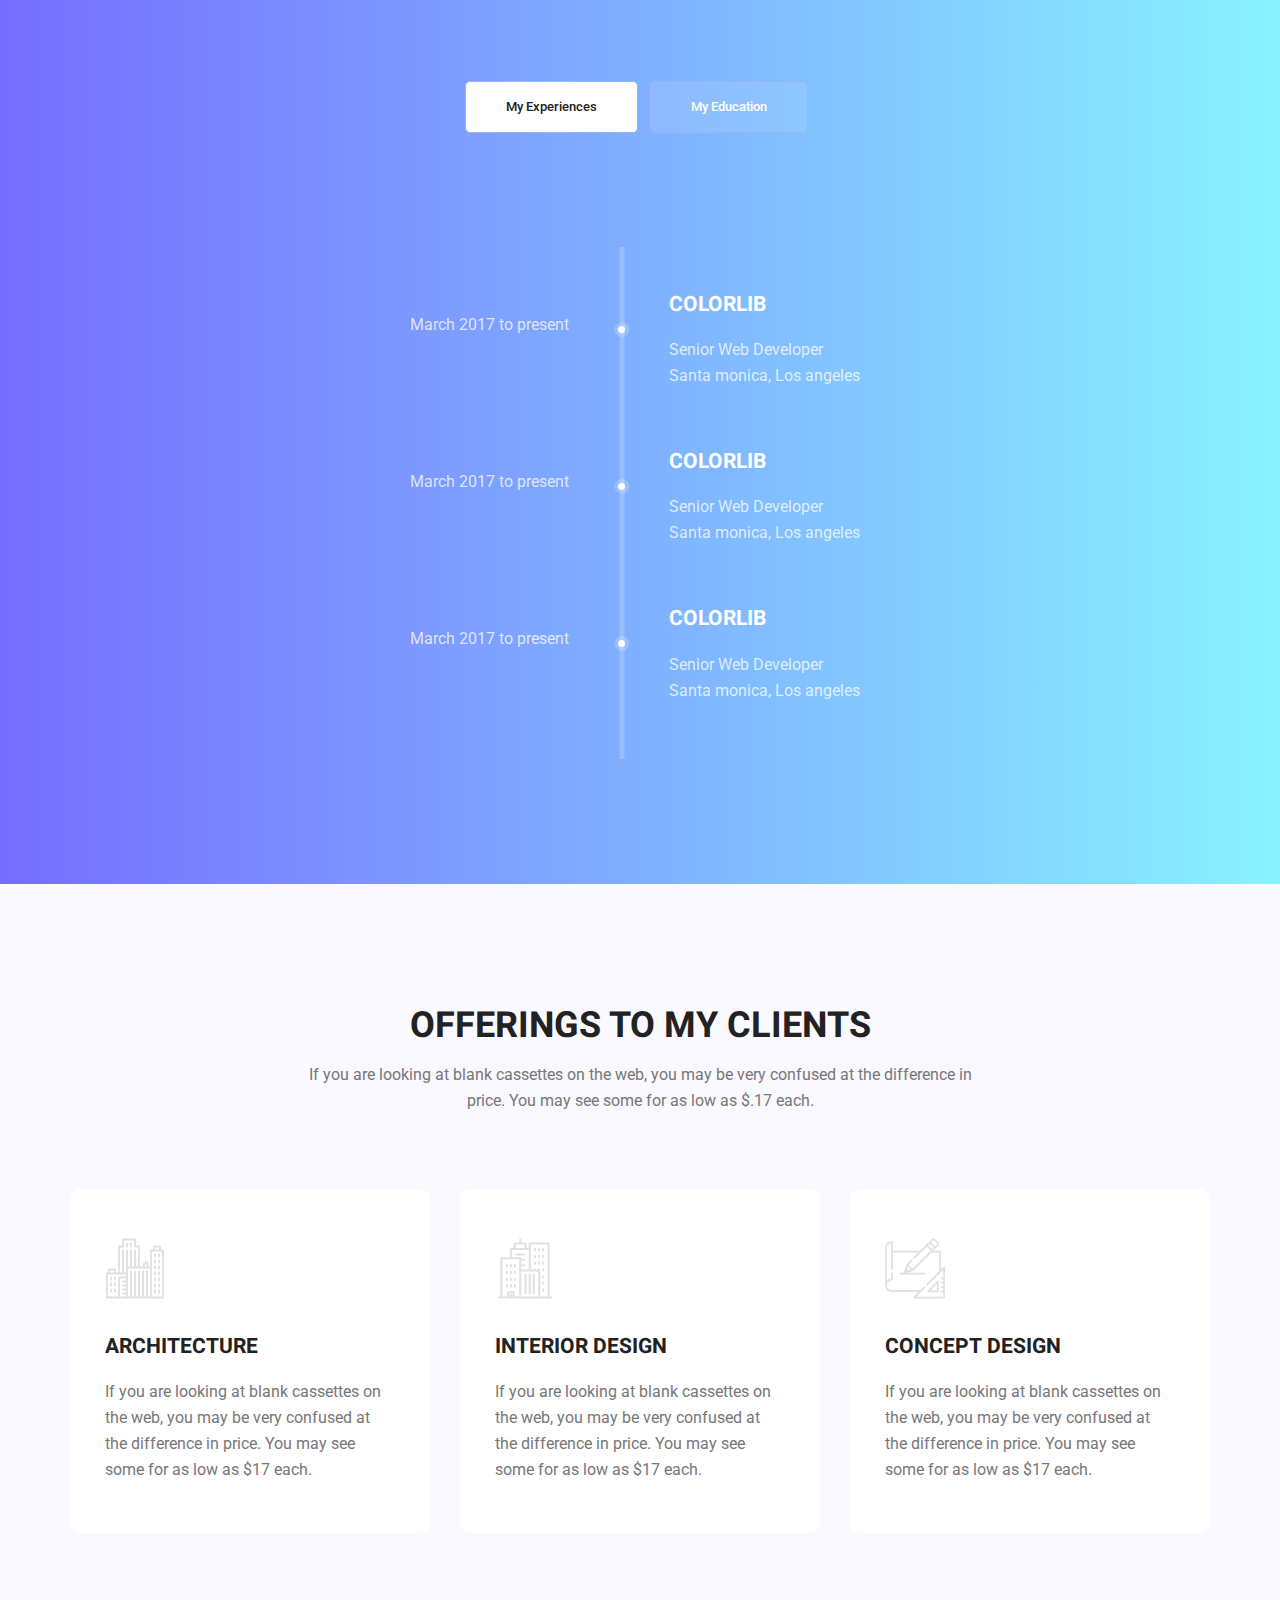
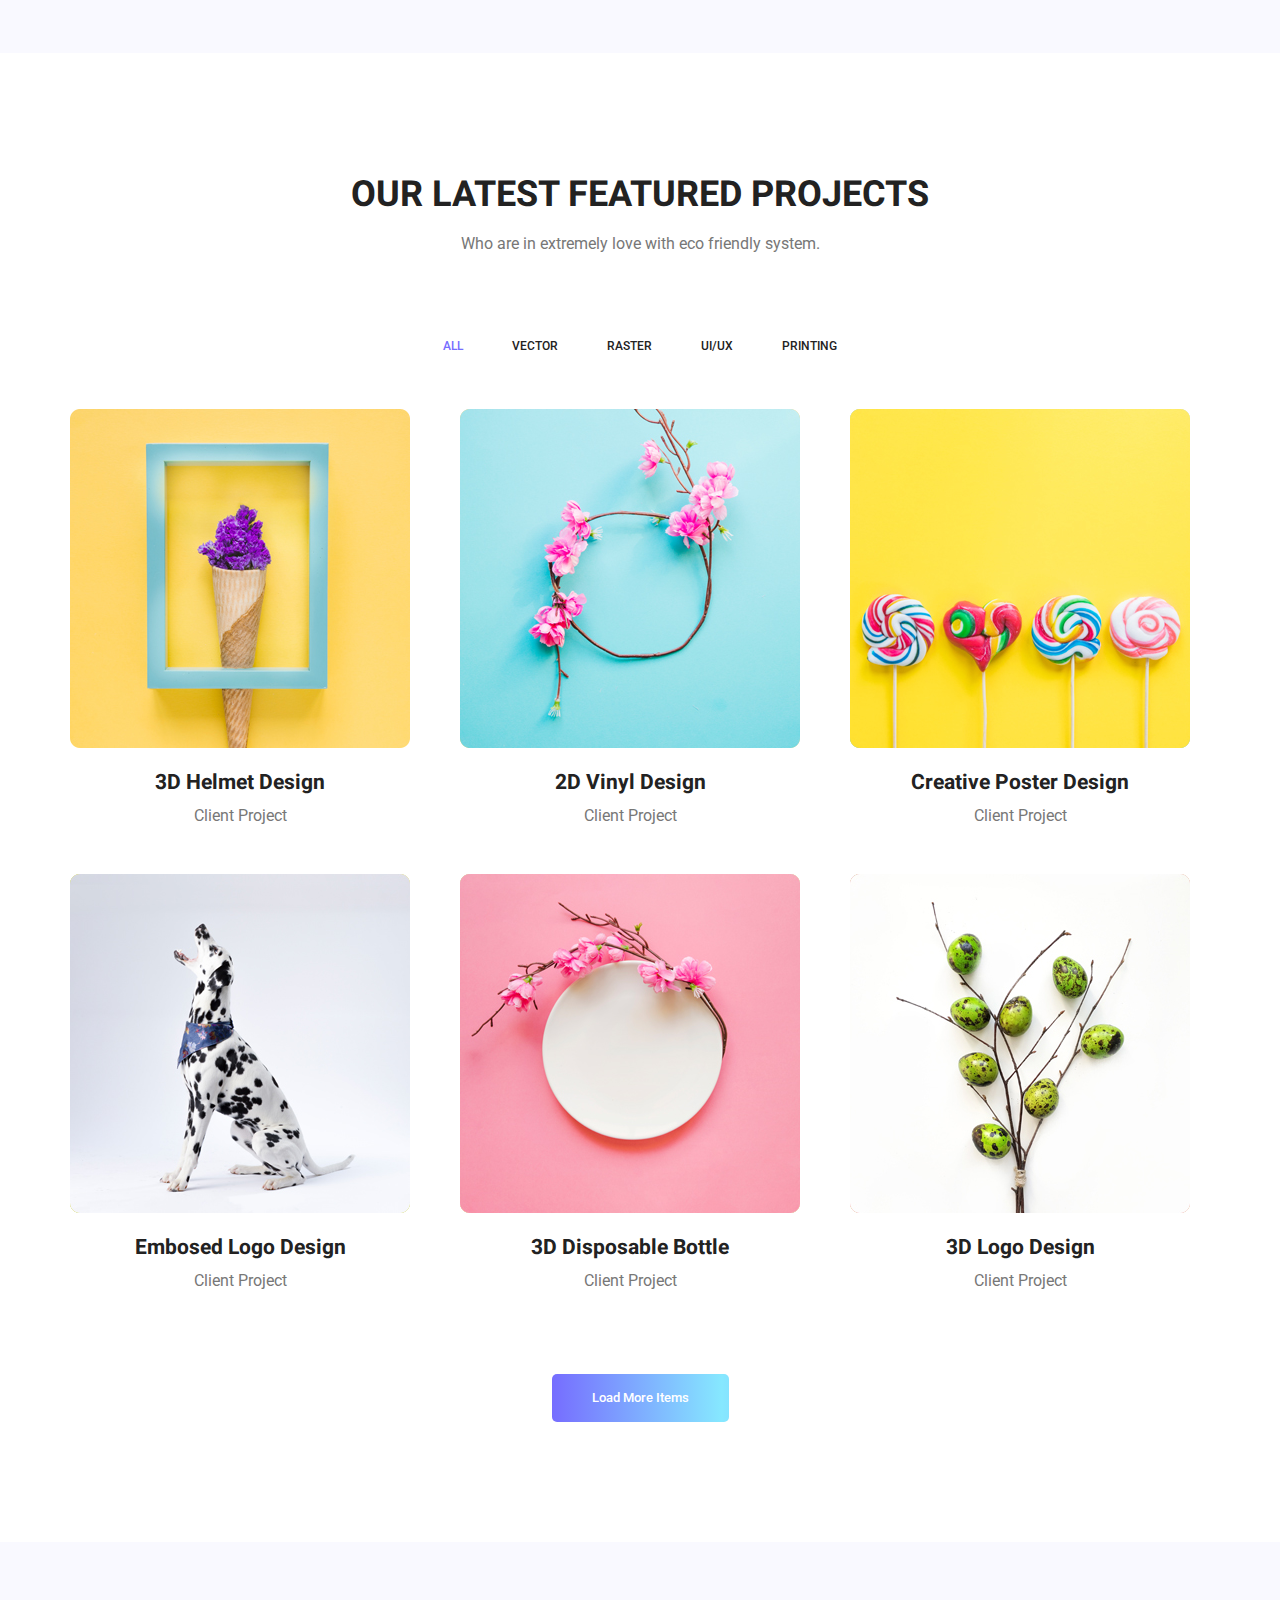
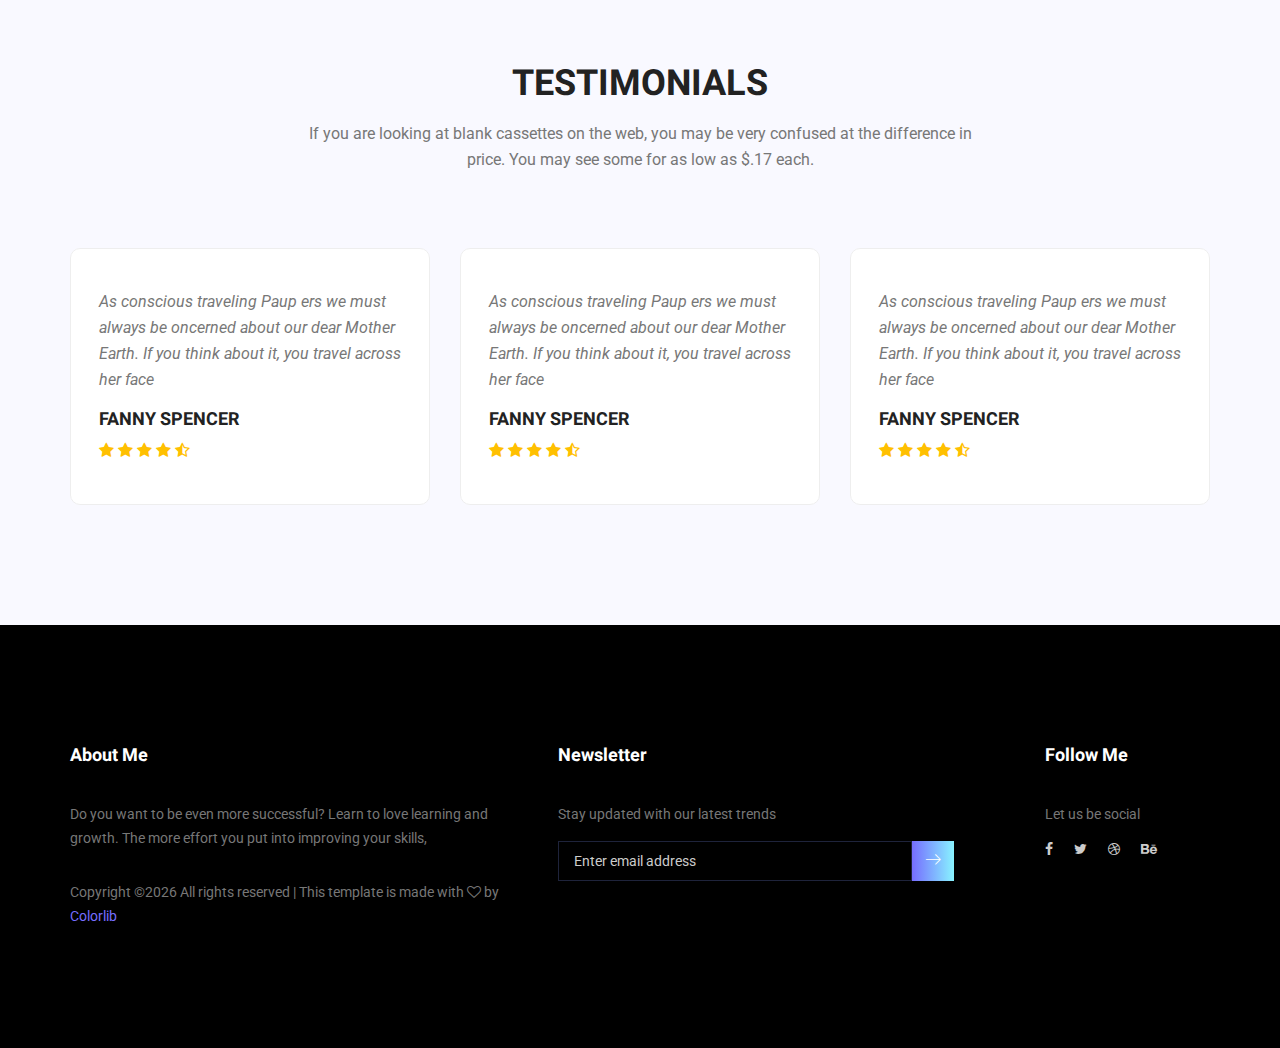
<file: index1.html>
<!doctype html>
<html lang="en">
    <head>
        <!-- Required meta tags -->
        <meta charset="utf-8">
        <meta name="viewport" content="width=device-width, initial-scale=1, shrink-to-fit=no">
        <link rel="icon" href="img/favicon.png" type="image/png">
        <title>MeetMe Personal</title>
        <!-- Bootstrap CSS -->
        <link rel="stylesheet" href="css/bootstrap.css">
        <link rel="stylesheet" href="vendors/linericon/style.css">
        <link rel="stylesheet" href="css/font-awesome.min.css">
        <link rel="stylesheet" href="vendors/owl-carousel/owl.carousel.min.css">
        <link rel="stylesheet" href="vendors/lightbox/simpleLightbox.css">
        <link rel="stylesheet" href="vendors/nice-select/css/nice-select.css">
        <link rel="stylesheet" href="vendors/animate-css/animate.css">
        <link rel="stylesheet" href="vendors/popup/magnific-popup.css">
        <link rel="stylesheet" href="vendors/flaticon/flaticon.css">
        <!-- main css -->
        <link rel="stylesheet" href="css/style.css">
        <link rel="stylesheet" href="css/responsive.css">
    </head>
    <body>
        
        <!--================Header Menu Area =================-->
        <header class="header_area">
            <div class="main_menu">
            	<nav class="navbar navbar-expand-lg navbar-light">
					<div class="container box_1620">
						<!-- Brand and toggle get grouped for better mobile display -->
						<a class="navbar-brand logo_h" href="index.html"><img src="img/logo.png" alt=""></a>
						<button class="navbar-toggler" type="button" data-toggle="collapse" data-target="#navbarSupportedContent" aria-controls="navbarSupportedContent" aria-expanded="false" aria-label="Toggle navigation">
							<span class="icon-bar"></span>
							<span class="icon-bar"></span>
							<span class="icon-bar"></span>
						</button>
						<!-- Collect the nav links, forms, and other content for toggling -->
						<div class="collapse navbar-collapse offset" id="navbarSupportedContent">
							<ul class="nav navbar-nav menu_nav ml-auto">
								<li class="nav-item active"><a class="nav-link" href="index.html">Home</a></li> 
								<li class="nav-item"><a class="nav-link" href="about-us.html">About</a></li> 
								<li class="nav-item"><a class="nav-link" href="services.html">Services</a></li> 
								<li class="nav-item submenu dropdown">
									<a href="#" class="nav-link dropdown-toggle" data-toggle="dropdown" role="button" aria-haspopup="true" aria-expanded="false">Pages</a>
									<ul class="dropdown-menu">
										<li class="nav-item"><a class="nav-link" href="portfolio.html">Portfolio</a></li>
										<li class="nav-item"><a class="nav-link" href="elements.html">Elements</a></li>
									</ul>
								</li> 
								<li class="nav-item submenu dropdown">
									<a href="#" class="nav-link dropdown-toggle" data-toggle="dropdown" role="button" aria-haspopup="true" aria-expanded="false">Blog</a>
									<ul class="dropdown-menu">
										<li class="nav-item"><a class="nav-link" href="blog.html">Blog</a></li>
										<li class="nav-item"><a class="nav-link" href="single-blog.html">Blog Details</a></li>
									</ul>
								</li> 
								<li class="nav-item"><a class="nav-link" href="contact.html">Contact</a></li>
							</ul>
						</div> 
					</div>
            	</nav>
            </div>
        </header>
        <!--================Header Menu Area =================-->
        
        <!--================Home Banner Area =================-->
        <section class="home_banner_area">
           	<div class="container box_1620">
           		<div class="banner_inner d-flex align-items-center">
					<div class="banner_content">
						<div class="media">
							<div class="d-flex">
								<img src="img/personal.jpg" alt="">
							</div>
							<div class="media-body">
								<div class="personal_text">
									<h6>Hello Everybody, i am</h6>
									<h3>Donald McKinney</h3>
									<h4>Junior UI/UX Developer</h4>
									<p>You will begin to realise why this exercise is called the Dickens Pattern (with reference to the ghost showing Scrooge some different futures)</p>
									<ul class="list basic_info">
										<li><a href="#"><i class="lnr lnr-calendar-full"></i> 31st December, 1992</a></li>
										<li><a href="#"><i class="lnr lnr-phone-handset"></i> 44 (012) 6954 783</a></li>
										<li><a href="#"><i class="lnr lnr-envelope"></i> businessplan@donald</a></li>
										<li><a href="#"><i class="lnr lnr-home"></i> Santa monica bullevard</a></li>
									</ul>
									<ul class="list personal_social">
										<li><a href="#"><i class="fa fa-facebook"></i></a></li>
										<li><a href="#"><i class="fa fa-twitter"></i></a></li>
										<li><a href="#"><i class="fa fa-linkedin"></i></a></li>
									</ul>
								</div>
							</div>
						</div>
					</div>
				</div>
            </div>
        </section>
        <!--================End Home Banner Area =================-->
        
        <!--================Welcome Area =================-->
        <section class="welcome_area p_120">
        	<div class="container">
        		<div class="row welcome_inner">
        			<div class="col-lg-6">
        				<div class="welcome_text">
        					<h4>About Myself</h4>
        					<p>inappropriate behavior is often laughed off as “boys will be boys,” women face higher conduct standards especially in the workplace. That’s why it’s crucial that, as women, our behavior on the job is beyond reproach. inappropriate behavior is often laughed.</p>
        					<div class="row">
        						<div class="col-md-4">
        							<div class="wel_item">
        								<i class="lnr lnr-database"></i>
        								<h4>$2.5M</h4>
        								<p>Total Donation</p>
        							</div>
        						</div>
        						<div class="col-md-4">
        							<div class="wel_item">
        								<i class="lnr lnr-book"></i>
        								<h4>1465</h4>
        								<p>Total Projects</p>
        							</div>
        						</div>
        						<div class="col-md-4">
        							<div class="wel_item">
        								<i class="lnr lnr-users"></i>
        								<h4>3965</h4>
        								<p>Total Volunteers</p>
        							</div>
        						</div>
        					</div>
        				</div>
        			</div>
        			<div class="col-lg-6">
        				<div class="tools_expert">
        					<div class="skill_main">
								<div class="skill_item">
									<h4>After Effects <span class="counter">85</span>%</h4>
									<div class="progress_br">
										<div class="progress">
											<div class="progress-bar" role="progressbar" aria-valuenow="85" aria-valuemin="0" aria-valuemax="100"></div>
										</div>
									</div>
								</div>
								<div class="skill_item">
									<h4>Photoshop <span class="counter">90</span>%</h4>
									<div class="progress_br">
										<div class="progress">
											<div class="progress-bar" role="progressbar" aria-valuenow="90" aria-valuemin="0" aria-valuemax="100"></div>
										</div>
									</div>
								</div>
								<div class="skill_item">
									<h4>Illustrator <span class="counter">70</span>%</h4>
									<div class="progress_br">
										<div class="progress">
											<div class="progress-bar" role="progressbar" aria-valuenow="70" aria-valuemin="0" aria-valuemax="100"></div>
										</div>
									</div>
								</div>
								<div class="skill_item">
									<h4>Sublime <span class="counter">95</span>%</h4>
									<div class="progress_br">
										<div class="progress">
											<div class="progress-bar" role="progressbar" aria-valuenow="95" aria-valuemin="0" aria-valuemax="100"></div>
										</div>
									</div>
								</div>
								<div class="skill_item">
									<h4>Sketch <span class="counter">75</span>%</h4>
									<div class="progress_br">
										<div class="progress">
											<div class="progress-bar" role="progressbar" aria-valuenow="75" aria-valuemin="0" aria-valuemax="100"></div>
										</div>
									</div>
								</div>
							</div>
        				</div>
        			</div>
        		</div>
        	</div>
        </section>
        <!--================End Welcome Area =================-->
        
        <!--================My Tabs Area =================-->
        <section class="mytabs_area p_120">
        	<div class="container">
        		<div class="tabs_inner">
					<ul class="nav nav-tabs" id="myTab" role="tablist">
						<li class="nav-item">
							<a class="nav-link active" id="home-tab" data-toggle="tab" href="#home" role="tab" aria-controls="home" aria-selected="true">My Experiences</a>
						</li>
						<li class="nav-item">
							<a class="nav-link" id="profile-tab" data-toggle="tab" href="#profile" role="tab" aria-controls="profile" aria-selected="false">My Education</a>
						</li>
					</ul>
					<div class="tab-content" id="myTabContent">
						<div class="tab-pane fade show active" id="home" role="tabpanel" aria-labelledby="home-tab">
							<ul class="list">
								<li>
									<span></span>
									<div class="media">
										<div class="d-flex">
											<p>March 2017 to present</p>
										</div>
										<div class="media-body">
											<h4>Colorlib</h4>
											<p>Senior Web Developer <br />Santa monica, Los angeles</p>
										</div>
									</div>
								</li>
								<li>
									<span></span>
									<div class="media">
										<div class="d-flex">
											<p>March 2017 to present</p>
										</div>
										<div class="media-body">
											<h4>Colorlib</h4>
											<p>Senior Web Developer <br />Santa monica, Los angeles</p>
										</div>
									</div>
								</li>
								<li>
								<span></span>
									<div class="media">
										<div class="d-flex">
											<p>March 2017 to present</p>
										</div>
										<div class="media-body">
											<h4>Colorlib</h4>
											<p>Senior Web Developer <br />Santa monica, Los angeles</p>
										</div>
									</div>
								</li>
							</ul>
						</div>
						<div class="tab-pane fade" id="profile" role="tabpanel" aria-labelledby="profile-tab">
							<ul class="list">
								<li>
									<span></span>
									<div class="media">
										<div class="d-flex">
											<p>March 2017 to present</p>
										</div>
										<div class="media-body">
											<h4>Colorlib</h4>
											<p>Senior Web Developer <br />Santa monica, Los angeles</p>
										</div>
									</div>
								</li>
								<li>
									<span></span>
									<div class="media">
										<div class="d-flex">
											<p>March 2017 to present</p>
										</div>
										<div class="media-body">
											<h4>Colorlib</h4>
											<p>Senior Web Developer <br />Santa monica, Los angeles</p>
										</div>
									</div>
								</li>
								<li>
								<span></span>
									<div class="media">
										<div class="d-flex">
											<p>March 2017 to present</p>
										</div>
										<div class="media-body">
											<h4>Colorlib</h4>
											<p>Senior Web Developer <br />Santa monica, Los angeles</p>
										</div>
									</div>
								</li>
							</ul>
						</div>
					</div>
        		</div>
        	</div>
        </section>
        <!--================End My Tabs Area =================-->
        
        <!--================Feature Area =================-->
        <section class="feature_area p_120">
        	<div class="container">
        		<div class="main_title">
        			<h2>offerings to my clients</h2>
        			<p>If you are looking at blank cassettes on the web, you may be very confused at the difference in price. You may see some for as low as $.17 each.</p>
        		</div>
        		<div class="feature_inner row">
        			<div class="col-lg-4 col-md-6">
        				<div class="feature_item">
        					<i class="flaticon-city"></i>
        					<h4>Architecture</h4>
        					<p>If you are looking at blank cassettes on the web, you may be very confused at the difference in price. You may see some for as low as $17 each.</p>
        				</div>
        			</div>
        			<div class="col-lg-4 col-md-6">
        				<div class="feature_item">
        					<i class="flaticon-skyline"></i>
        					<h4>Interior Design</h4>
        					<p>If you are looking at blank cassettes on the web, you may be very confused at the difference in price. You may see some for as low as $17 each.</p>
        				</div>
        			</div>
        			<div class="col-lg-4 col-md-6">
        				<div class="feature_item">
        					<i class="flaticon-sketch"></i>
        					<h4>Concept Design</h4>
        					<p>If you are looking at blank cassettes on the web, you may be very confused at the difference in price. You may see some for as low as $17 each.</p>
        				</div>
        			</div>
        		</div>
        	</div>
        </section>
        <!--================End Feature Area =================-->
        
        <!--================Home Gallery Area =================-->
        <section class="home_gallery_area p_120">
        	<div class="container">
        		<div class="main_title">
        			<h2>Our Latest Featured Projects</h2>
        			<p>Who are in extremely love with eco friendly system.</p>
        		</div>
        		<div class="isotope_fillter">
        			<ul class="gallery_filter list">
						<li class="active" data-filter="*"><a href="#">All</a></li>
						<li data-filter=".brand"><a href="#">Vector</a></li>
						<li data-filter=".manipul"><a href="#">Raster</a></li>
						<li data-filter=".creative"><a href="#">UI/UX</a></li>
						<li data-filter=".design"><a href="#">Printing</a></li>
					</ul>
        		</div>
        	</div>
        	<div class="container">
        		<div class="gallery_f_inner row imageGallery1">
        			<div class="col-lg-4 col-md-4 col-sm-6 brand manipul design print">
        				<div class="h_gallery_item">
        					<div class="g_img_item">
        						<img class="img-fluid" src="img/gallery/project-1.jpg" alt="">
        						<a class="light" href="img/gallery/project-1.jpg"><img src="img/gallery/icon.png" alt=""></a>
        					</div>
        					<div class="g_item_text">
        						<h4>3D Helmet Design</h4>
        						<p>Client Project</p>
        					</div>
        				</div>
        			</div>
        			<div class="col-lg-4 col-md-4 col-sm-6 brand manipul creative">
        				<div class="h_gallery_item">
        					<div class="g_img_item">
        						<img class="img-fluid" src="img/gallery/project-2.jpg" alt="">
        						<a class="light" href="img/gallery/project-2.jpg"><img src="img/gallery/icon.png" alt=""></a>
        					</div>
        					<div class="g_item_text">
        						<h4>2D Vinyl Design</h4>
        						<p>Client Project</p>
        					</div>
        				</div>
        			</div>
        			<div class="col-lg-4 col-md-4 col-sm-6 manipul creative design print">
        				<div class="h_gallery_item">
        					<div class="g_img_item">
        						<img class="img-fluid" src="img/gallery/project-3.jpg" alt="">
        						<a class="light" href="img/gallery/project-3.jpg"><img src="img/gallery/icon.png" alt=""></a>
        					</div>
        					<div class="g_item_text">
        						<h4>Creative Poster Design</h4>
        						<p>Client Project</p>
        					</div>
        				</div>
        			</div>
        			<div class="col-lg-4 col-md-4 col-sm-6 brand creative print">
        				<div class="h_gallery_item">
        					<div class="g_img_item">
        						<img class="img-fluid" src="img/gallery/project-4.jpg" alt="">
        						<a class="light" href="img/gallery/project-4.jpg"><img src="img/gallery/icon.png" alt=""></a>
        					</div>
        					<div class="g_item_text">
        						<h4>Embosed Logo Design</h4>
        						<p>Client Project</p>
        					</div>
        				</div>
        			</div>
        			<div class="col-lg-4 col-md-4 col-sm-6 brand manipul design">
        				<div class="h_gallery_item">
        					<div class="g_img_item">
        						<img class="img-fluid" src="img/gallery/project-5.jpg" alt="">
        						<a class="light" href="img/gallery/project-5.jpg"><img src="img/gallery/icon.png" alt=""></a>
        					</div>
        					<div class="g_item_text">
        						<h4>3D Disposable Bottle</h4>
        						<p>Client Project</p>
        					</div>
        				</div>
        			</div>
        			<div class="col-lg-4 col-md-4 col-sm-6 brand creative">
        				<div class="h_gallery_item">
        					<div class="g_img_item">
        						<img class="img-fluid" src="img/gallery/project-6.jpg" alt="">
        						<a class="light" href="img/gallery/project-6.jpg"><img src="img/gallery/icon.png" alt=""></a>
        					</div>
        					<div class="g_item_text">
        						<h4>3D Logo Design</h4>
        						<p>Client Project</p>
        					</div>
        				</div>
        			</div>
        		</div>
        		<div class="more_btn">
        			<a class="main_btn" href="#">Load More Items</a>
        		</div>
        	</div>
        </section>
        <!--================End Home Gallery Area =================-->
        
        <!--================Testimonials Area =================-->
        <section class="testimonials_area p_120">
        	<div class="container">
        		<div class="main_title">
        			<h2>Testimonials</h2>
        			<p>If you are looking at blank cassettes on the web, you may be very confused at the difference in price. You may see some for as low as $.17 each.</p>
        		</div>
        		<div class="testi_inner">
					<div class="testi_slider owl-carousel">
						<div class="item">
							<div class="testi_item">
								<p>As conscious traveling Paup ers we must always be oncerned about our dear Mother Earth. If you think about it, you travel across her face</p>
								<h4>Fanny Spencer</h4>
								<a href="#"><i class="fa fa-star"></i></a>
								<a href="#"><i class="fa fa-star"></i></a>
								<a href="#"><i class="fa fa-star"></i></a>
								<a href="#"><i class="fa fa-star"></i></a>
								<a href="#"><i class="fa fa-star-half-o"></i></a>
							</div>
						</div>
						<div class="item">
							<div class="testi_item">
								<p>As conscious traveling Paup ers we must always be oncerned about our dear Mother Earth. If you think about it, you travel across her face</p>
								<h4>Fanny Spencer</h4>
								<a href="#"><i class="fa fa-star"></i></a>
								<a href="#"><i class="fa fa-star"></i></a>
								<a href="#"><i class="fa fa-star"></i></a>
								<a href="#"><i class="fa fa-star"></i></a>
								<a href="#"><i class="fa fa-star-half-o"></i></a>
							</div>
						</div>
						<div class="item">
							<div class="testi_item">
								<p>As conscious traveling Paup ers we must always be oncerned about our dear Mother Earth. If you think about it, you travel across her face</p>
								<h4>Fanny Spencer</h4>
								<a href="#"><i class="fa fa-star"></i></a>
								<a href="#"><i class="fa fa-star"></i></a>
								<a href="#"><i class="fa fa-star"></i></a>
								<a href="#"><i class="fa fa-star"></i></a>
								<a href="#"><i class="fa fa-star-half-o"></i></a>
							</div>
						</div>
					</div>
        		</div>
        	</div>
        </section>
        <!--================End Testimonials Area =================-->
        
        <!--================Footer Area =================-->
        <footer class="footer_area p_120">
        	<div class="container">
        		<div class="row footer_inner">
        			<div class="col-lg-5 col-sm-6">
        				<aside class="f_widget ab_widget">
        					<div class="f_title">
        						<h3>About Me</h3>
        					</div>
        					<p>Do you want to be even more successful? Learn to love learning and growth. The more effort you put into improving your skills,</p>
        					<p><!-- Link back to Colorlib can't be removed. Template is licensed under CC BY 3.0. -->
Copyright &copy;<script>document.write(new Date().getFullYear());</script> All rights reserved | This template is made with <i class="fa fa-heart-o" aria-hidden="true"></i> by <a href="https://colorlib.com" target="_blank">Colorlib</a>
<!-- Link back to Colorlib can't be removed. Template is licensed under CC BY 3.0. --></p>
        				</aside>
        			</div>
        			<div class="col-lg-5 col-sm-6">
        				<aside class="f_widget news_widget">
        					<div class="f_title">
        						<h3>Newsletter</h3>
        					</div>
        					<p>Stay updated with our latest trends</p>
        					<div id="mc_embed_signup">
                                <form target="_blank" action="https://spondonit.us12.list-manage.com/subscribe/post?u=1462626880ade1ac87bd9c93a&amp;id=92a4423d01" method="get" class="subscribe_form relative">
                                	<div class="input-group d-flex flex-row">
                                        <input name="EMAIL" placeholder="Enter email address" onfocus="this.placeholder = ''" onblur="this.placeholder = 'Email Address '" required="" type="email">
                                        <button class="btn sub-btn"><span class="lnr lnr-arrow-right"></span></button>		
                                    </div>				
                                    <div class="mt-10 info"></div>
                                </form>
                            </div>
        				</aside>
        			</div>
        			<div class="col-lg-2">
        				<aside class="f_widget social_widget">
        					<div class="f_title">
        						<h3>Follow Me</h3>
        					</div>
        					<p>Let us be social</p>
        					<ul class="list">
        						<li><a href="#"><i class="fa fa-facebook"></i></a></li>
        						<li><a href="#"><i class="fa fa-twitter"></i></a></li>
        						<li><a href="#"><i class="fa fa-dribbble"></i></a></li>
        						<li><a href="#"><i class="fa fa-behance"></i></a></li>
        					</ul>
        				</aside>
        			</div>
        		</div>
        	</div>
        </footer>
        <!--================End Footer Area =================-->
        
        
        
        
        
        
        <!-- Optional JavaScript -->
        <!-- jQuery first, then Popper.js, then Bootstrap JS -->
        <script src="js/jquery-3.3.1.min.js"></script>
        <script src="js/popper.js"></script>
        <script src="js/bootstrap.min.js"></script>
        <script src="js/stellar.js"></script>
        <script src="vendors/lightbox/simpleLightbox.min.js"></script>
        <script src="vendors/nice-select/js/jquery.nice-select.min.js"></script>
        <script src="vendors/isotope/imagesloaded.pkgd.min.js"></script>
        <script src="vendors/isotope/isotope.pkgd.min.js"></script>
        <script src="vendors/owl-carousel/owl.carousel.min.js"></script>
        <script src="vendors/popup/jquery.magnific-popup.min.js"></script>
        <script src="js/jquery.ajaxchimp.min.js"></script>
        <script src="vendors/counter-up/jquery.waypoints.min.js"></script>
        <script src="vendors/counter-up/jquery.counterup.min.js"></script>
        <script src="js/mail-script.js"></script>
        <script src="js/theme.js"></script>
    </body>
</html>
</file>
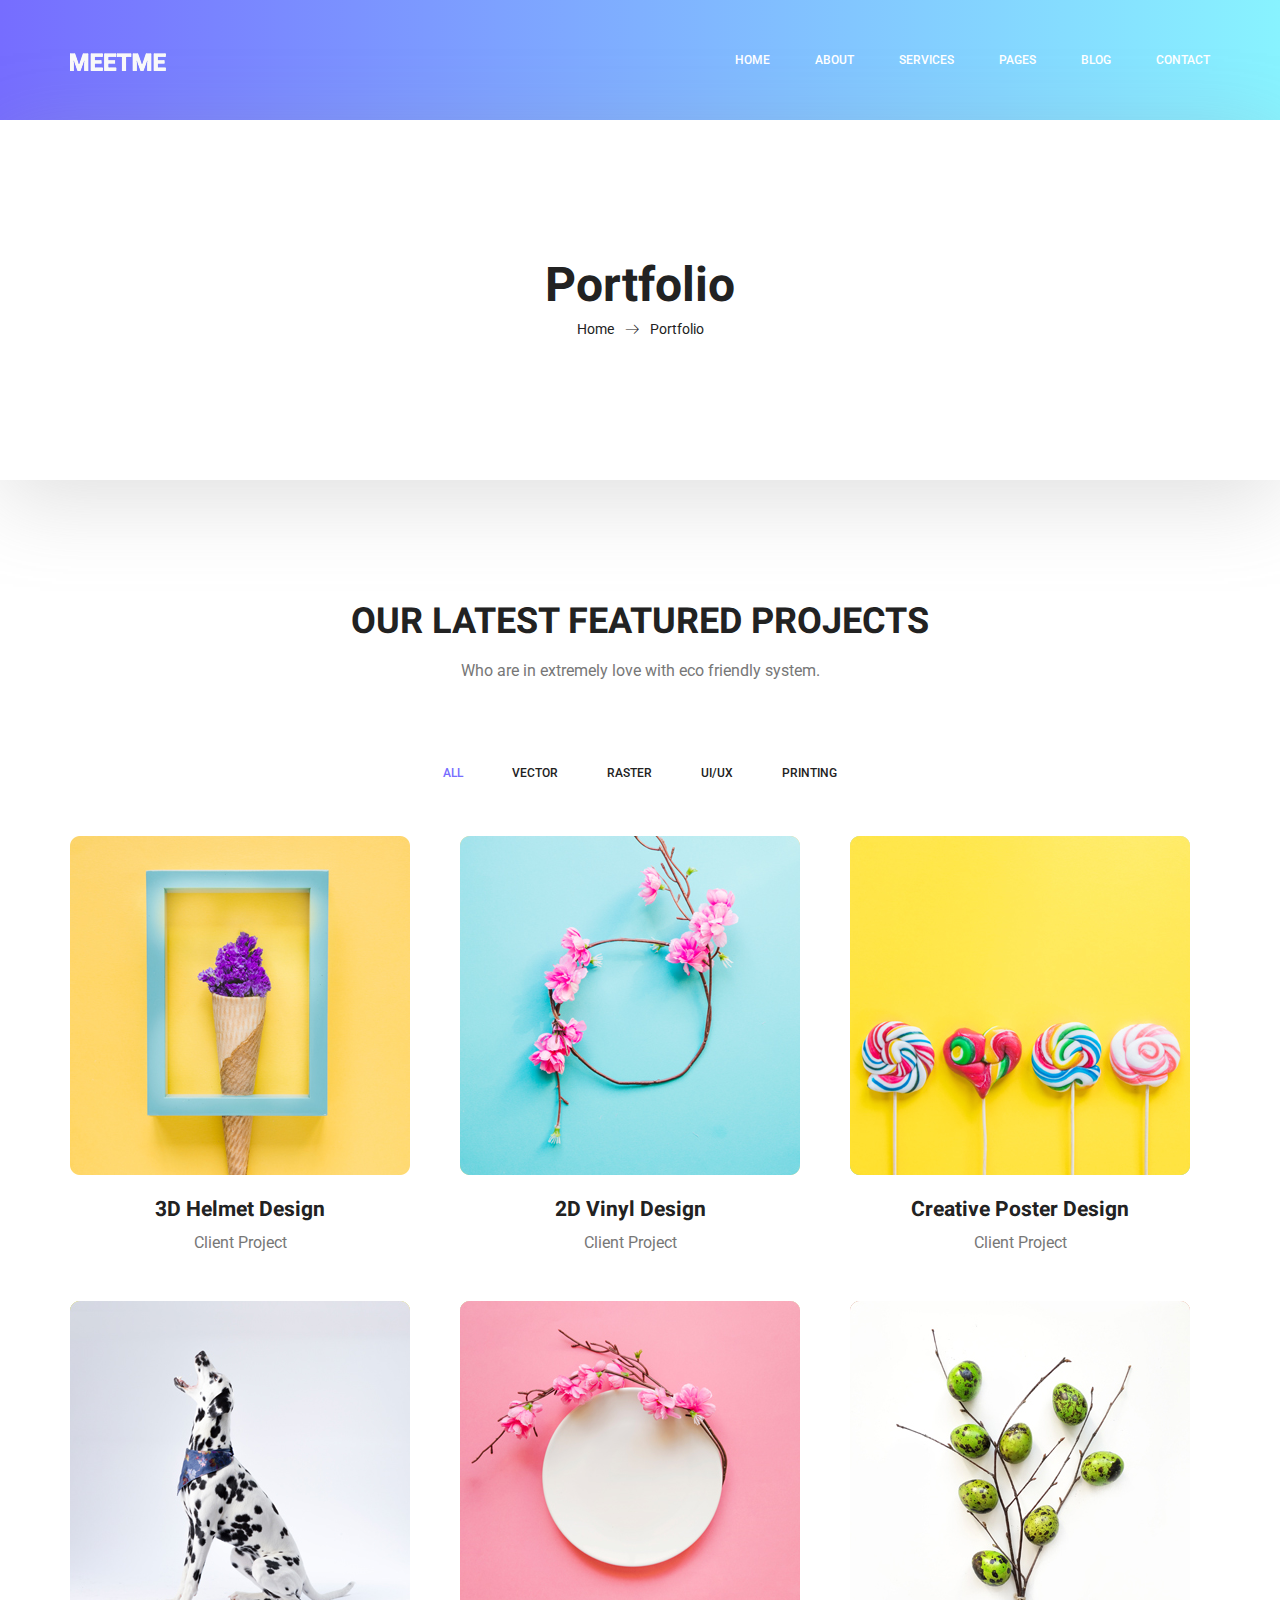
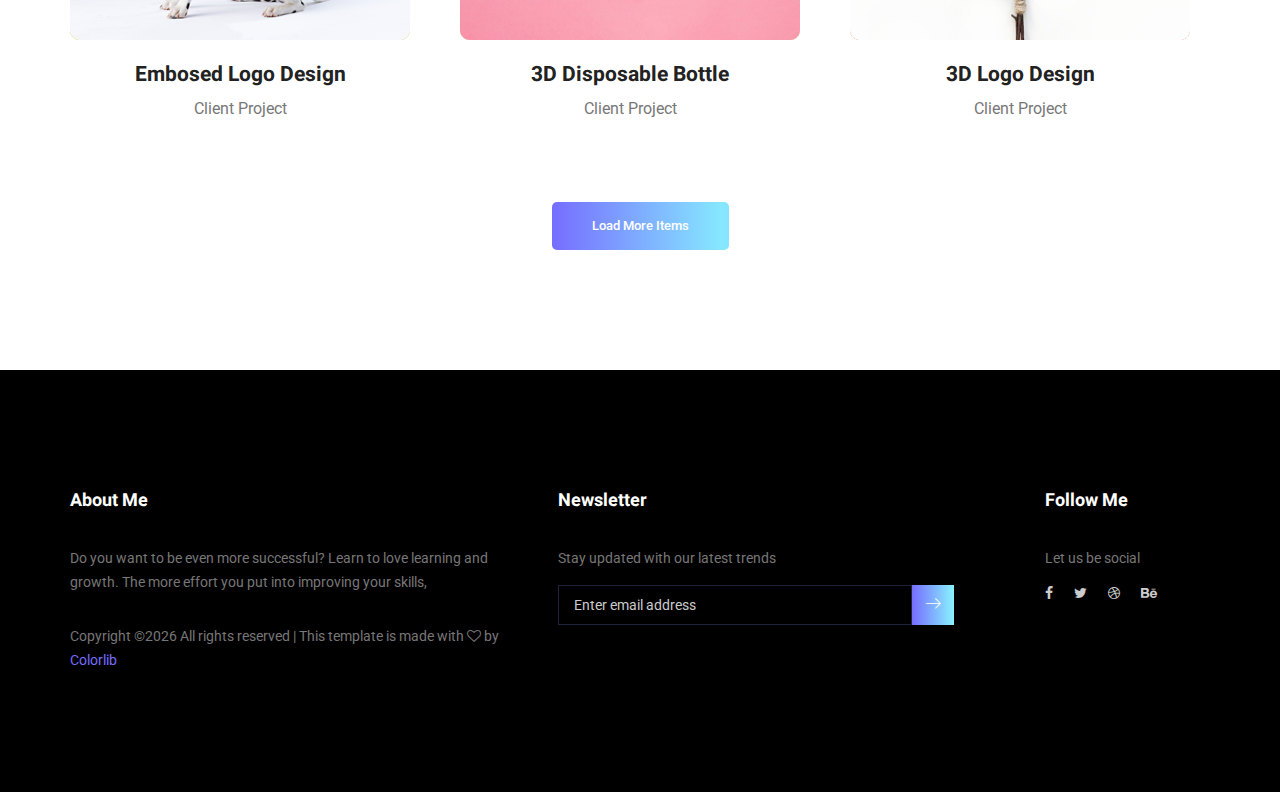
<file: portfolio.html>
<!doctype html>
<html lang="en">
    <head>
        <!-- Required meta tags -->
        <meta charset="utf-8">
        <meta name="viewport" content="width=device-width, initial-scale=1, shrink-to-fit=no">
        <link rel="icon" href="img/favicon.png" type="image/png">
        <title>MeetMe Personal</title>
        <!-- Bootstrap CSS -->
        <link rel="stylesheet" href="css/bootstrap.css">
        <link rel="stylesheet" href="vendors/linericon/style.css">
        <link rel="stylesheet" href="css/font-awesome.min.css">
        <link rel="stylesheet" href="vendors/owl-carousel/owl.carousel.min.css">
        <link rel="stylesheet" href="vendors/lightbox/simpleLightbox.css">
        <link rel="stylesheet" href="vendors/nice-select/css/nice-select.css">
        <link rel="stylesheet" href="vendors/animate-css/animate.css">
        <link rel="stylesheet" href="vendors/popup/magnific-popup.css">
        <link rel="stylesheet" href="vendors/flaticon/flaticon.css">
        <!-- main css -->
        <link rel="stylesheet" href="css/style.css">
        <link rel="stylesheet" href="css/responsive.css">
    </head>
    <body>
        
        <!--================Header Menu Area =================-->
        <header class="header_area">
            <div class="main_menu">
            	<nav class="navbar navbar-expand-lg navbar-light">
					<div class="container box_1620">
						<!-- Brand and toggle get grouped for better mobile display -->
						<a class="navbar-brand logo_h" href="index.html"><img src="img/logo.png" alt=""></a>
						<button class="navbar-toggler" type="button" data-toggle="collapse" data-target="#navbarSupportedContent" aria-controls="navbarSupportedContent" aria-expanded="false" aria-label="Toggle navigation">
							<span class="icon-bar"></span>
							<span class="icon-bar"></span>
							<span class="icon-bar"></span>
						</button>
						<!-- Collect the nav links, forms, and other content for toggling -->
						<div class="collapse navbar-collapse offset" id="navbarSupportedContent">
							<ul class="nav navbar-nav menu_nav ml-auto">
								<li class="nav-item active"><a class="nav-link" href="index.html">Home</a></li> 
								<li class="nav-item"><a class="nav-link" href="about-us.html">About</a></li> 
								<li class="nav-item"><a class="nav-link" href="services.html">Services</a></li> 
								<li class="nav-item submenu dropdown">
									<a href="#" class="nav-link dropdown-toggle" data-toggle="dropdown" role="button" aria-haspopup="true" aria-expanded="false">Pages</a>
									<ul class="dropdown-menu">
										<li class="nav-item"><a class="nav-link" href="portfolio.html">Portfolio</a></li>
										<li class="nav-item"><a class="nav-link" href="elements.html">Elements</a></li>
									</ul>
								</li> 
								<li class="nav-item submenu dropdown">
									<a href="#" class="nav-link dropdown-toggle" data-toggle="dropdown" role="button" aria-haspopup="true" aria-expanded="false">Blog</a>
									<ul class="dropdown-menu">
										<li class="nav-item"><a class="nav-link" href="blog.html">Blog</a></li>
										<li class="nav-item"><a class="nav-link" href="single-blog.html">Blog Details</a></li>
									</ul>
								</li> 
								<li class="nav-item"><a class="nav-link" href="contact.html">Contact</a></li>
							</ul>
						</div> 
					</div>
            	</nav>
            </div>
        </header>
        <!--================Header Menu Area =================-->
        
        <!--================Home Banner Area =================-->
        <section class="banner_area">
            <div class="box_1620">
				<div class="banner_inner d-flex align-items-center">
					<div class="container">
						<div class="banner_content text-center">
							<h2>Portfolio</h2>
							<div class="page_link">
								<a href="index.html">Home</a>
								<a href="portfolio.html">Portfolio</a>
							</div>
						</div>
					</div>
				</div>
            </div>
        </section>
        <!--================End Home Banner Area =================-->
        
        <!--================Home Gallery Area =================-->
        <section class="home_gallery_area p_120">
        	<div class="container">
        		<div class="main_title">
        			<h2>Our Latest Featured Projects</h2>
        			<p>Who are in extremely love with eco friendly system.</p>
        		</div>
        		<div class="isotope_fillter">
        			<ul class="gallery_filter list">
						<li class="active" data-filter="*"><a href="#">All</a></li>
						<li data-filter=".brand"><a href="#">Vector</a></li>
						<li data-filter=".manipul"><a href="#">Raster</a></li>
						<li data-filter=".creative"><a href="#">UI/UX</a></li>
						<li data-filter=".design"><a href="#">Printing</a></li>
					</ul>
        		</div>
        	</div>
        	<div class="container">
        		<div class="gallery_f_inner row imageGallery1">
        			<div class="col-lg-4 col-md-4 col-sm-6 brand manipul design print">
        				<div class="h_gallery_item">
        					<div class="g_img_item">
        						<img class="img-fluid" src="img/gallery/project-1.jpg" alt="">
        						<a class="light" href="img/gallery/project-1.jpg"><img src="img/gallery/icon.png" alt=""></a>
        					</div>
        					<div class="g_item_text">
        						<h4>3D Helmet Design</h4>
        						<p>Client Project</p>
        					</div>
        				</div>
        			</div>
        			<div class="col-lg-4 col-md-4 col-sm-6 brand manipul creative">
        				<div class="h_gallery_item">
        					<div class="g_img_item">
        						<img class="img-fluid" src="img/gallery/project-2.jpg" alt="">
        						<a class="light" href="img/gallery/project-2.jpg"><img src="img/gallery/icon.png" alt=""></a>
        					</div>
        					<div class="g_item_text">
        						<h4>2D Vinyl Design</h4>
        						<p>Client Project</p>
        					</div>
        				</div>
        			</div>
        			<div class="col-lg-4 col-md-4 col-sm-6 manipul creative design print">
        				<div class="h_gallery_item">
        					<div class="g_img_item">
        						<img class="img-fluid" src="img/gallery/project-3.jpg" alt="">
        						<a class="light" href="img/gallery/project-3.jpg"><img src="img/gallery/icon.png" alt=""></a>
        					</div>
        					<div class="g_item_text">
        						<h4>Creative Poster Design</h4>
        						<p>Client Project</p>
        					</div>
        				</div>
        			</div>
        			<div class="col-lg-4 col-md-4 col-sm-6 brand creative print">
        				<div class="h_gallery_item">
        					<div class="g_img_item">
        						<img class="img-fluid" src="img/gallery/project-4.jpg" alt="">
        						<a class="light" href="img/gallery/project-4.jpg"><img src="img/gallery/icon.png" alt=""></a>
        					</div>
        					<div class="g_item_text">
        						<h4>Embosed Logo Design</h4>
        						<p>Client Project</p>
        					</div>
        				</div>
        			</div>
        			<div class="col-lg-4 col-md-4 col-sm-6 brand manipul design">
        				<div class="h_gallery_item">
        					<div class="g_img_item">
        						<img class="img-fluid" src="img/gallery/project-5.jpg" alt="">
        						<a class="light" href="img/gallery/project-5.jpg"><img src="img/gallery/icon.png" alt=""></a>
        					</div>
        					<div class="g_item_text">
        						<h4>3D Disposable Bottle</h4>
        						<p>Client Project</p>
        					</div>
        				</div>
        			</div>
        			<div class="col-lg-4 col-md-4 col-sm-6 brand creative">
        				<div class="h_gallery_item">
        					<div class="g_img_item">
        						<img class="img-fluid" src="img/gallery/project-6.jpg" alt="">
        						<a class="light" href="img/gallery/project-6.jpg"><img src="img/gallery/icon.png" alt=""></a>
        					</div>
        					<div class="g_item_text">
        						<h4>3D Logo Design</h4>
        						<p>Client Project</p>
        					</div>
        				</div>
        			</div>
        		</div>
        		<div class="more_btn">
        			<a class="main_btn" href="#">Load More Items</a>
        		</div>
        	</div>
        </section>
        <!--================End Home Gallery Area =================-->
        
        <!--================Footer Area =================-->
        <footer class="footer_area p_120">
        	<div class="container">
        		<div class="row footer_inner">
        			<div class="col-lg-5 col-sm-6">
        				<aside class="f_widget ab_widget">
        					<div class="f_title">
        						<h3>About Me</h3>
        					</div>
        					<p>Do you want to be even more successful? Learn to love learning and growth. The more effort you put into improving your skills,</p>
        					<p><!-- Link back to Colorlib can't be removed. Template is licensed under CC BY 3.0. -->
Copyright &copy;<script>document.write(new Date().getFullYear());</script> All rights reserved | This template is made with <i class="fa fa-heart-o" aria-hidden="true"></i> by <a href="https://colorlib.com" target="_blank">Colorlib</a>
<!-- Link back to Colorlib can't be removed. Template is licensed under CC BY 3.0. --></p>
        				</aside>
        			</div>
        			<div class="col-lg-5 col-sm-6">
        				<aside class="f_widget news_widget">
        					<div class="f_title">
        						<h3>Newsletter</h3>
        					</div>
        					<p>Stay updated with our latest trends</p>
        					<div id="mc_embed_signup">
                                <form target="_blank" action="https://spondonit.us12.list-manage.com/subscribe/post?u=1462626880ade1ac87bd9c93a&amp;id=92a4423d01" method="get" class="subscribe_form relative">
                                	<div class="input-group d-flex flex-row">
                                        <input name="EMAIL" placeholder="Enter email address" onfocus="this.placeholder = ''" onblur="this.placeholder = 'Email Address '" required="" type="email">
                                        <button class="btn sub-btn"><span class="lnr lnr-arrow-right"></span></button>		
                                    </div>				
                                    <div class="mt-10 info"></div>
                                </form>
                            </div>
        				</aside>
        			</div>
        			<div class="col-lg-2">
        				<aside class="f_widget social_widget">
        					<div class="f_title">
        						<h3>Follow Me</h3>
        					</div>
        					<p>Let us be social</p>
        					<ul class="list">
        						<li><a href="#"><i class="fa fa-facebook"></i></a></li>
        						<li><a href="#"><i class="fa fa-twitter"></i></a></li>
        						<li><a href="#"><i class="fa fa-dribbble"></i></a></li>
        						<li><a href="#"><i class="fa fa-behance"></i></a></li>
        					</ul>
        				</aside>
        			</div>
        		</div>
        	</div>
        </footer>
        <!--================End Footer Area =================-->
        
        
        
        
        <!-- Optional JavaScript -->
        <!-- jQuery first, then Popper.js, then Bootstrap JS -->
        <script src="js/jquery-3.3.1.min.js"></script>
        <script src="js/popper.js"></script>
        <script src="js/bootstrap.min.js"></script>
        <script src="js/stellar.js"></script>
        <script src="vendors/lightbox/simpleLightbox.min.js"></script>
        <script src="vendors/nice-select/js/jquery.nice-select.min.js"></script>
        <script src="vendors/isotope/imagesloaded.pkgd.min.js"></script>
        <script src="vendors/isotope/isotope.pkgd.min.js"></script>
        <script src="vendors/owl-carousel/owl.carousel.min.js"></script>
        <script src="vendors/popup/jquery.magnific-popup.min.js"></script>
        <script src="js/jquery.ajaxchimp.min.js"></script>
        <script src="vendors/counter-up/jquery.waypoints.min.js"></script>
        <script src="vendors/counter-up/jquery.counterup.min.js"></script>
        <script src="js/mail-script.js"></script>
        <script src="js/theme.js"></script>
    </body>
</html>
</file>
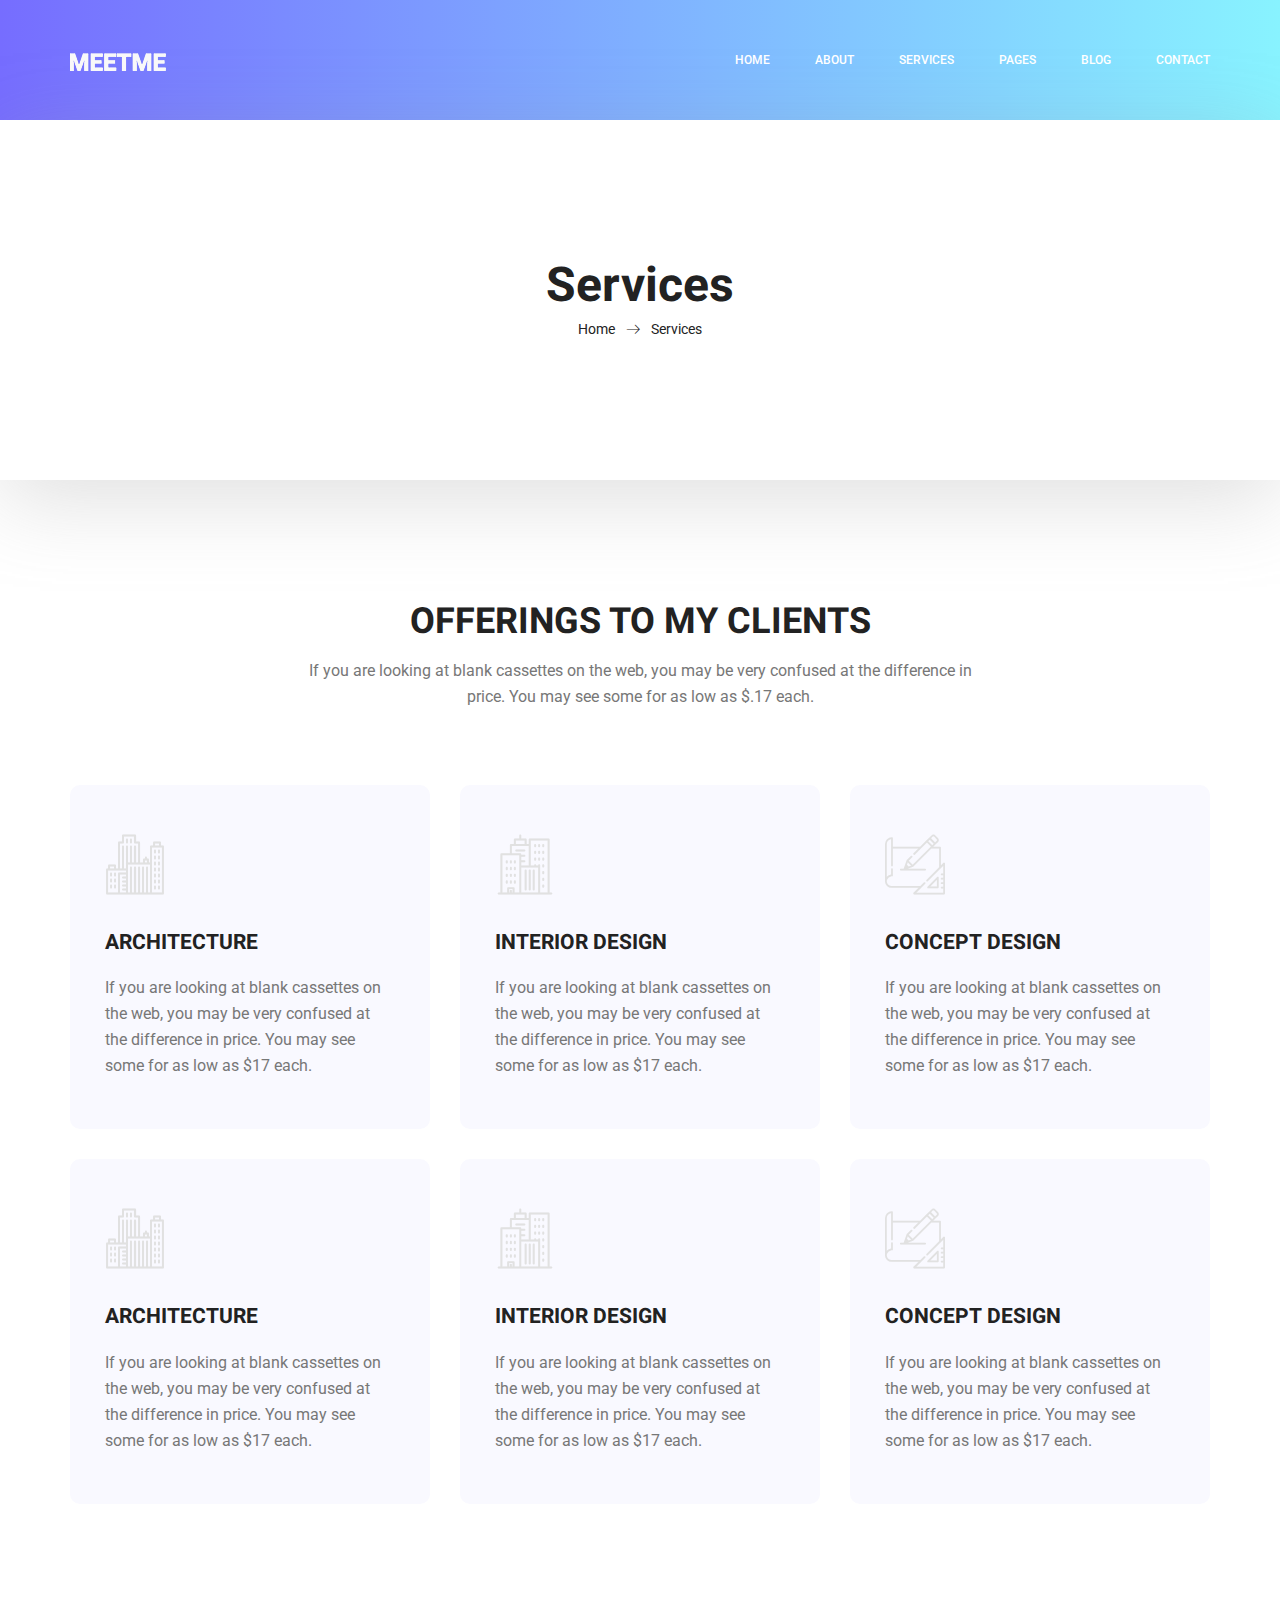
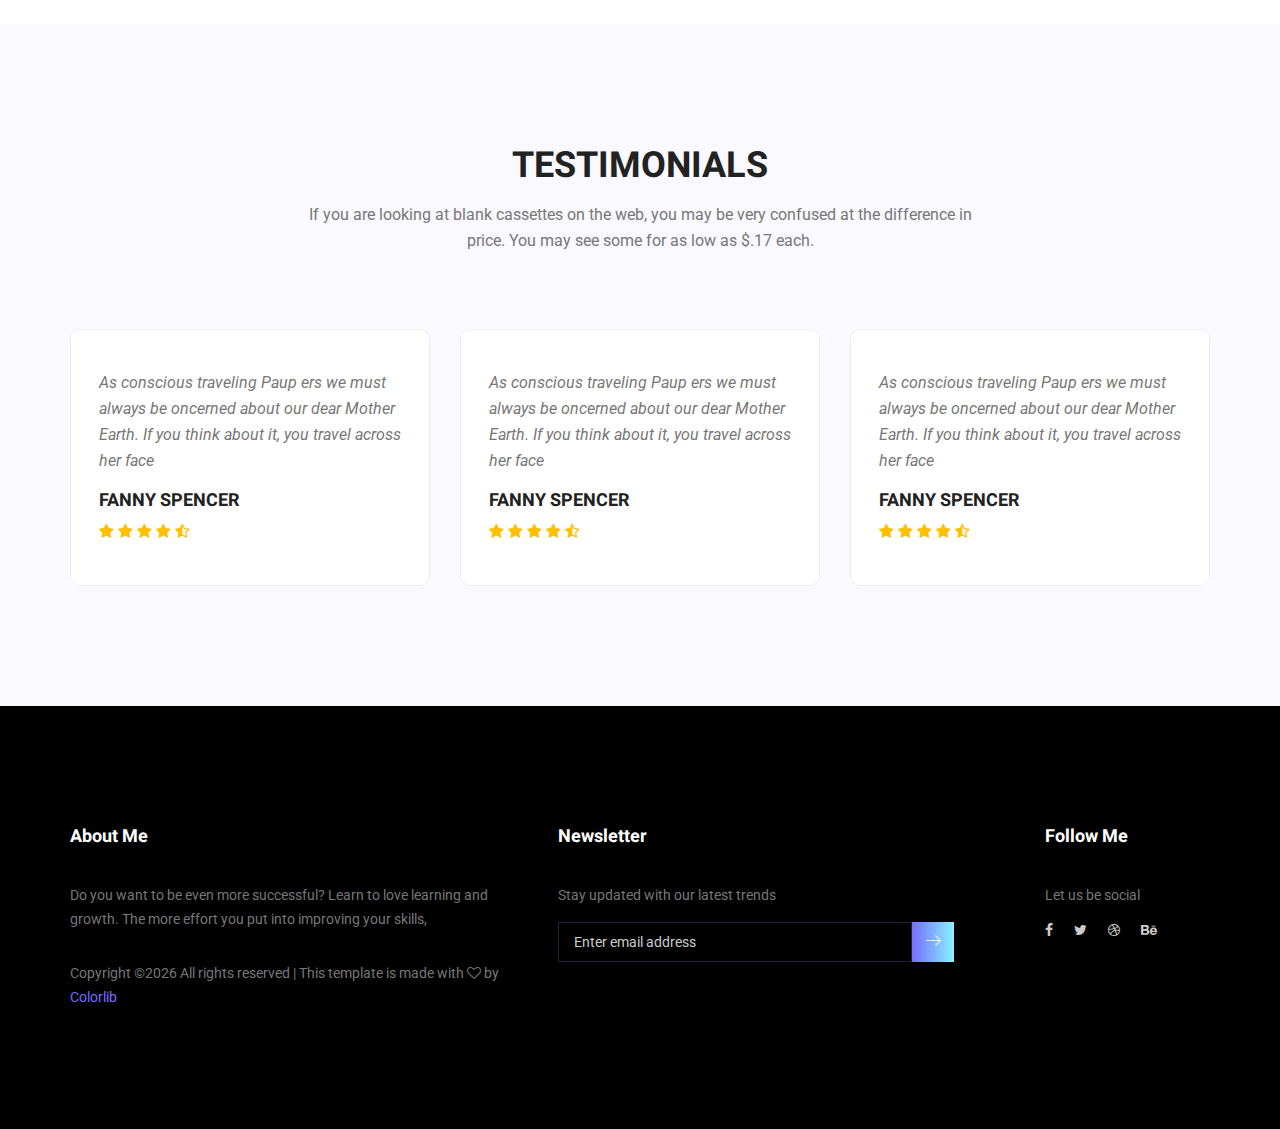
<file: services.html>
<!doctype html>
<html lang="en">
    <head>
        <!-- Required meta tags -->
        <meta charset="utf-8">
        <meta name="viewport" content="width=device-width, initial-scale=1, shrink-to-fit=no">
        <link rel="icon" href="img/favicon.png" type="image/png">
        <title>MeetMe Personal</title>
        <!-- Bootstrap CSS -->
        <link rel="stylesheet" href="css/bootstrap.css">
        <link rel="stylesheet" href="vendors/linericon/style.css">
        <link rel="stylesheet" href="css/font-awesome.min.css">
        <link rel="stylesheet" href="vendors/owl-carousel/owl.carousel.min.css">
        <link rel="stylesheet" href="vendors/lightbox/simpleLightbox.css">
        <link rel="stylesheet" href="vendors/nice-select/css/nice-select.css">
        <link rel="stylesheet" href="vendors/animate-css/animate.css">
        <link rel="stylesheet" href="vendors/popup/magnific-popup.css">
        <link rel="stylesheet" href="vendors/flaticon/flaticon.css">
        <!-- main css -->
        <link rel="stylesheet" href="css/style.css">
        <link rel="stylesheet" href="css/responsive.css">
    </head>
    <body>
        
        <!--================Header Menu Area =================-->
        <header class="header_area">
            <div class="main_menu">
            	<nav class="navbar navbar-expand-lg navbar-light">
					<div class="container box_1620">
						<!-- Brand and toggle get grouped for better mobile display -->
						<a class="navbar-brand logo_h" href="index.html"><img src="img/logo.png" alt=""></a>
						<button class="navbar-toggler" type="button" data-toggle="collapse" data-target="#navbarSupportedContent" aria-controls="navbarSupportedContent" aria-expanded="false" aria-label="Toggle navigation">
							<span class="icon-bar"></span>
							<span class="icon-bar"></span>
							<span class="icon-bar"></span>
						</button>
						<!-- Collect the nav links, forms, and other content for toggling -->
						<div class="collapse navbar-collapse offset" id="navbarSupportedContent">
							<ul class="nav navbar-nav menu_nav ml-auto">
								<li class="nav-item active"><a class="nav-link" href="index.html">Home</a></li> 
								<li class="nav-item"><a class="nav-link" href="about-us.html">About</a></li> 
								<li class="nav-item"><a class="nav-link" href="services.html">Services</a></li> 
								<li class="nav-item submenu dropdown">
									<a href="#" class="nav-link dropdown-toggle" data-toggle="dropdown" role="button" aria-haspopup="true" aria-expanded="false">Pages</a>
									<ul class="dropdown-menu">
										<li class="nav-item"><a class="nav-link" href="portfolio.html">Portfolio</a></li>
										<li class="nav-item"><a class="nav-link" href="elements.html">Elements</a></li>
									</ul>
								</li> 
								<li class="nav-item submenu dropdown">
									<a href="#" class="nav-link dropdown-toggle" data-toggle="dropdown" role="button" aria-haspopup="true" aria-expanded="false">Blog</a>
									<ul class="dropdown-menu">
										<li class="nav-item"><a class="nav-link" href="blog.html">Blog</a></li>
										<li class="nav-item"><a class="nav-link" href="single-blog.html">Blog Details</a></li>
									</ul>
								</li> 
								<li class="nav-item"><a class="nav-link" href="contact.html">Contact</a></li>
							</ul>
						</div> 
					</div>
            	</nav>
            </div>
        </header>
        <!--================Header Menu Area =================-->
        
        <!--================Home Banner Area =================-->
        <section class="banner_area">
            <div class="box_1620">
				<div class="banner_inner d-flex align-items-center">
					<div class="container">
						<div class="banner_content text-center">
							<h2>Services</h2>
							<div class="page_link">
								<a href="index.html">Home</a>
								<a href="services.html">Services</a>
							</div>
						</div>
					</div>
				</div>
            </div>
        </section>
        <!--================End Home Banner Area =================-->
        
        <!--================Feature Area =================-->
        <section class="feature_area white_feature p_120">
        	<div class="container">
        		<div class="main_title">
        			<h2>offerings to my clients</h2>
        			<p>If you are looking at blank cassettes on the web, you may be very confused at the difference in price. You may see some for as low as $.17 each.</p>
        		</div>
        		<div class="feature_inner row">
        			<div class="col-lg-4 col-md-6">
        				<div class="feature_item">
        					<i class="flaticon-city"></i>
        					<h4>Architecture</h4>
        					<p>If you are looking at blank cassettes on the web, you may be very confused at the difference in price. You may see some for as low as $17 each.</p>
        				</div>
        			</div>
        			<div class="col-lg-4 col-md-6">
        				<div class="feature_item">
        					<i class="flaticon-skyline"></i>
        					<h4>Interior Design</h4>
        					<p>If you are looking at blank cassettes on the web, you may be very confused at the difference in price. You may see some for as low as $17 each.</p>
        				</div>
        			</div>
        			<div class="col-lg-4 col-md-6">
        				<div class="feature_item">
        					<i class="flaticon-sketch"></i>
        					<h4>Concept Design</h4>
        					<p>If you are looking at blank cassettes on the web, you may be very confused at the difference in price. You may see some for as low as $17 each.</p>
        				</div>
        			</div>
        			<div class="col-lg-4 col-md-6">
        				<div class="feature_item">
        					<i class="flaticon-city"></i>
        					<h4>Architecture</h4>
        					<p>If you are looking at blank cassettes on the web, you may be very confused at the difference in price. You may see some for as low as $17 each.</p>
        				</div>
        			</div>
        			<div class="col-lg-4 col-md-6">
        				<div class="feature_item">
        					<i class="flaticon-skyline"></i>
        					<h4>Interior Design</h4>
        					<p>If you are looking at blank cassettes on the web, you may be very confused at the difference in price. You may see some for as low as $17 each.</p>
        				</div>
        			</div>
        			<div class="col-lg-4 col-md-6">
        				<div class="feature_item">
        					<i class="flaticon-sketch"></i>
        					<h4>Concept Design</h4>
        					<p>If you are looking at blank cassettes on the web, you may be very confused at the difference in price. You may see some for as low as $17 each.</p>
        				</div>
        			</div>
        		</div>
        	</div>
        </section>
        <!--================End Feature Area =================-->
        
        <!--================Testimonials Area =================-->
        <section class="testimonials_area p_120">
        	<div class="container">
        		<div class="main_title">
        			<h2>Testimonials</h2>
        			<p>If you are looking at blank cassettes on the web, you may be very confused at the difference in price. You may see some for as low as $.17 each.</p>
        		</div>
        		<div class="testi_inner">
					<div class="testi_slider owl-carousel">
						<div class="item">
							<div class="testi_item">
								<p>As conscious traveling Paup ers we must always be oncerned about our dear Mother Earth. If you think about it, you travel across her face</p>
								<h4>Fanny Spencer</h4>
								<a href="#"><i class="fa fa-star"></i></a>
								<a href="#"><i class="fa fa-star"></i></a>
								<a href="#"><i class="fa fa-star"></i></a>
								<a href="#"><i class="fa fa-star"></i></a>
								<a href="#"><i class="fa fa-star-half-o"></i></a>
							</div>
						</div>
						<div class="item">
							<div class="testi_item">
								<p>As conscious traveling Paup ers we must always be oncerned about our dear Mother Earth. If you think about it, you travel across her face</p>
								<h4>Fanny Spencer</h4>
								<a href="#"><i class="fa fa-star"></i></a>
								<a href="#"><i class="fa fa-star"></i></a>
								<a href="#"><i class="fa fa-star"></i></a>
								<a href="#"><i class="fa fa-star"></i></a>
								<a href="#"><i class="fa fa-star-half-o"></i></a>
							</div>
						</div>
						<div class="item">
							<div class="testi_item">
								<p>As conscious traveling Paup ers we must always be oncerned about our dear Mother Earth. If you think about it, you travel across her face</p>
								<h4>Fanny Spencer</h4>
								<a href="#"><i class="fa fa-star"></i></a>
								<a href="#"><i class="fa fa-star"></i></a>
								<a href="#"><i class="fa fa-star"></i></a>
								<a href="#"><i class="fa fa-star"></i></a>
								<a href="#"><i class="fa fa-star-half-o"></i></a>
							</div>
						</div>
					</div>
        		</div>
        	</div>
        </section>
        <!--================End Testimonials Area =================-->
        
        <!--================Footer Area =================-->
        <footer class="footer_area p_120">
        	<div class="container">
        		<div class="row footer_inner">
        			<div class="col-lg-5 col-sm-6">
        				<aside class="f_widget ab_widget">
        					<div class="f_title">
        						<h3>About Me</h3>
        					</div>
        					<p>Do you want to be even more successful? Learn to love learning and growth. The more effort you put into improving your skills,</p>
        					<p><!-- Link back to Colorlib can't be removed. Template is licensed under CC BY 3.0. -->
Copyright &copy;<script>document.write(new Date().getFullYear());</script> All rights reserved | This template is made with <i class="fa fa-heart-o" aria-hidden="true"></i> by <a href="https://colorlib.com" target="_blank">Colorlib</a>
<!-- Link back to Colorlib can't be removed. Template is licensed under CC BY 3.0. --></p>
        				</aside>
        			</div>
        			<div class="col-lg-5 col-sm-6">
        				<aside class="f_widget news_widget">
        					<div class="f_title">
        						<h3>Newsletter</h3>
        					</div>
        					<p>Stay updated with our latest trends</p>
        					<div id="mc_embed_signup">
                                <form target="_blank" action="https://spondonit.us12.list-manage.com/subscribe/post?u=1462626880ade1ac87bd9c93a&amp;id=92a4423d01" method="get" class="subscribe_form relative">
                                	<div class="input-group d-flex flex-row">
                                        <input name="EMAIL" placeholder="Enter email address" onfocus="this.placeholder = ''" onblur="this.placeholder = 'Email Address '" required="" type="email">
                                        <button class="btn sub-btn"><span class="lnr lnr-arrow-right"></span></button>		
                                    </div>				
                                    <div class="mt-10 info"></div>
                                </form>
                            </div>
        				</aside>
        			</div>
        			<div class="col-lg-2">
        				<aside class="f_widget social_widget">
        					<div class="f_title">
        						<h3>Follow Me</h3>
        					</div>
        					<p>Let us be social</p>
        					<ul class="list">
        						<li><a href="#"><i class="fa fa-facebook"></i></a></li>
        						<li><a href="#"><i class="fa fa-twitter"></i></a></li>
        						<li><a href="#"><i class="fa fa-dribbble"></i></a></li>
        						<li><a href="#"><i class="fa fa-behance"></i></a></li>
        					</ul>
        				</aside>
        			</div>
        		</div>
        	</div>
        </footer>
        <!--================End Footer Area =================-->
        
        
        
        
        <!-- Optional JavaScript -->
        <!-- jQuery first, then Popper.js, then Bootstrap JS -->
        <script src="js/jquery-3.3.1.min.js"></script>
        <script src="js/popper.js"></script>
        <script src="js/bootstrap.min.js"></script>
        <script src="js/stellar.js"></script>
        <script src="vendors/lightbox/simpleLightbox.min.js"></script>
        <script src="vendors/nice-select/js/jquery.nice-select.min.js"></script>
        <script src="vendors/isotope/imagesloaded.pkgd.min.js"></script>
        <script src="vendors/isotope/isotope.pkgd.min.js"></script>
        <script src="vendors/owl-carousel/owl.carousel.min.js"></script>
        <script src="vendors/popup/jquery.magnific-popup.min.js"></script>
        <script src="js/jquery.ajaxchimp.min.js"></script>
        <script src="vendors/counter-up/jquery.waypoints.min.js"></script>
        <script src="vendors/counter-up/jquery.counterup.min.js"></script>
        <script src="js/mail-script.js"></script>
        <script src="js/theme.js"></script>
    </body>
</html>
</file>
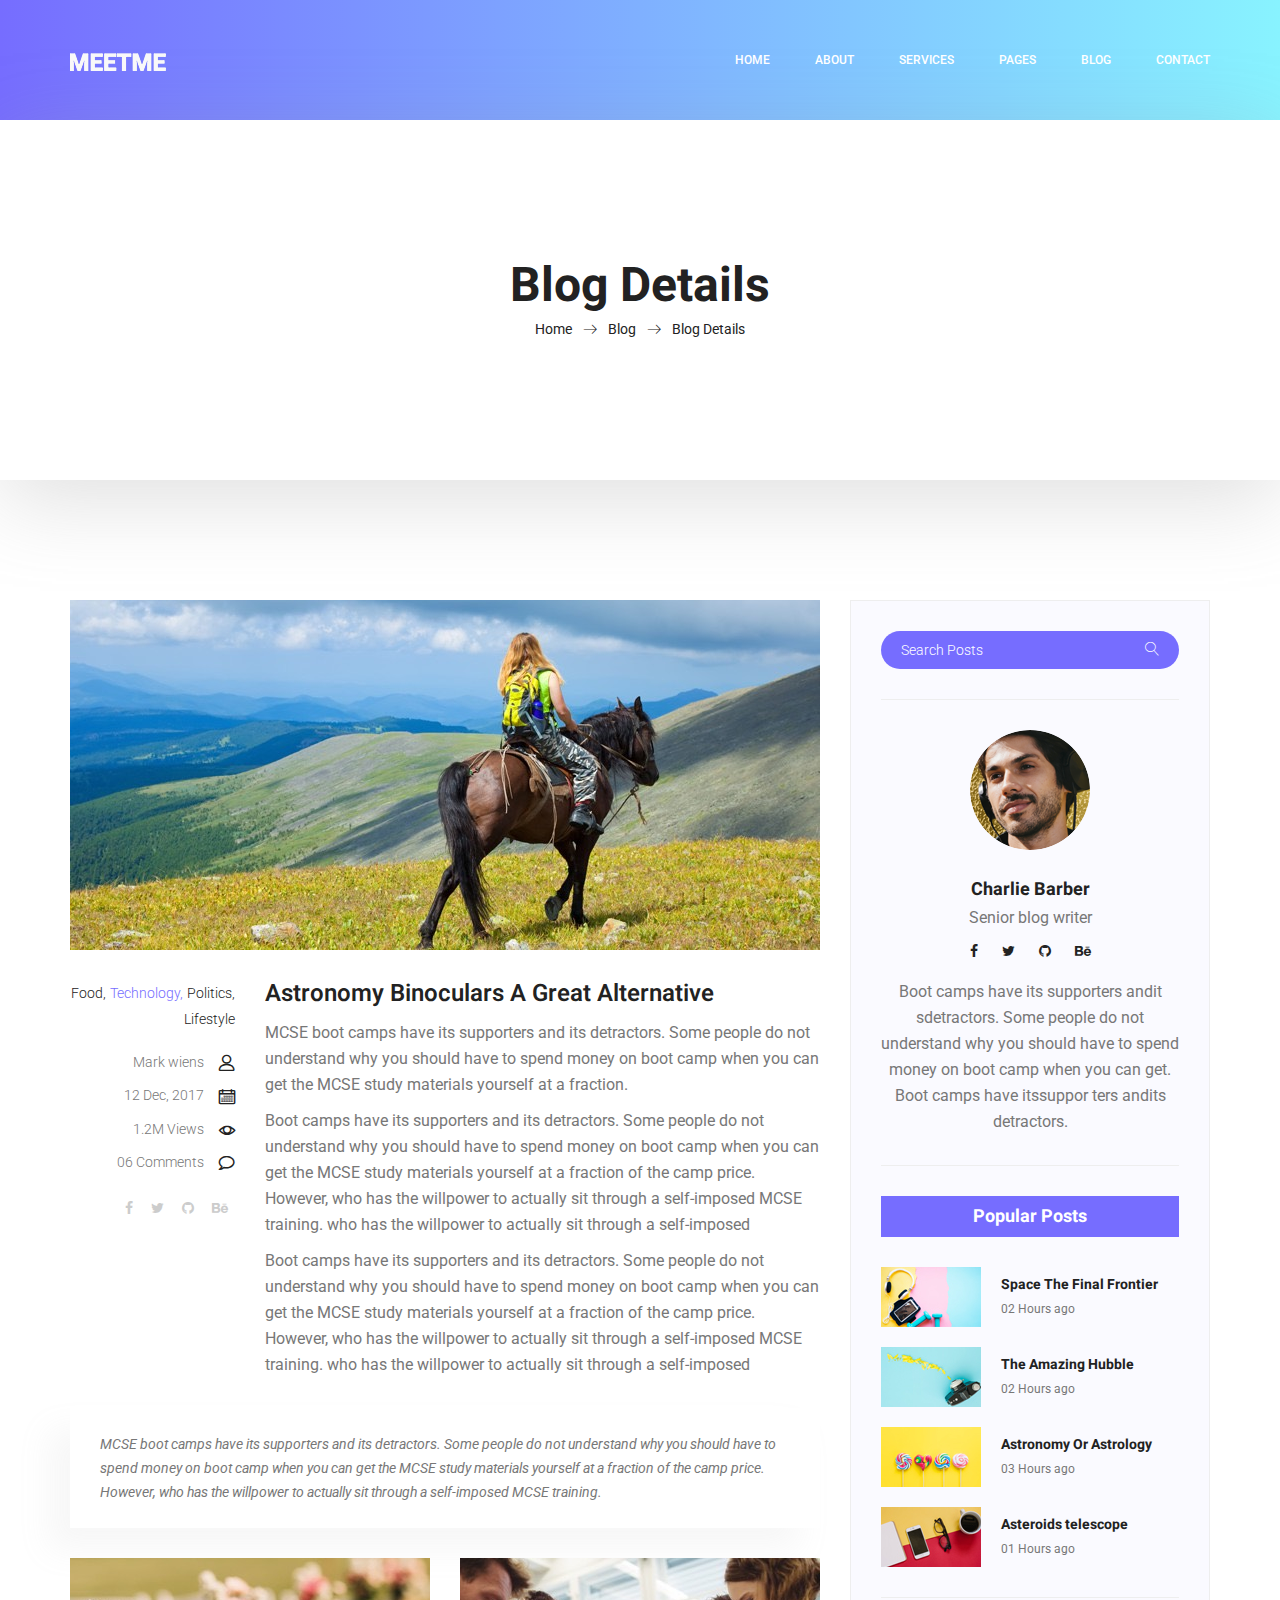
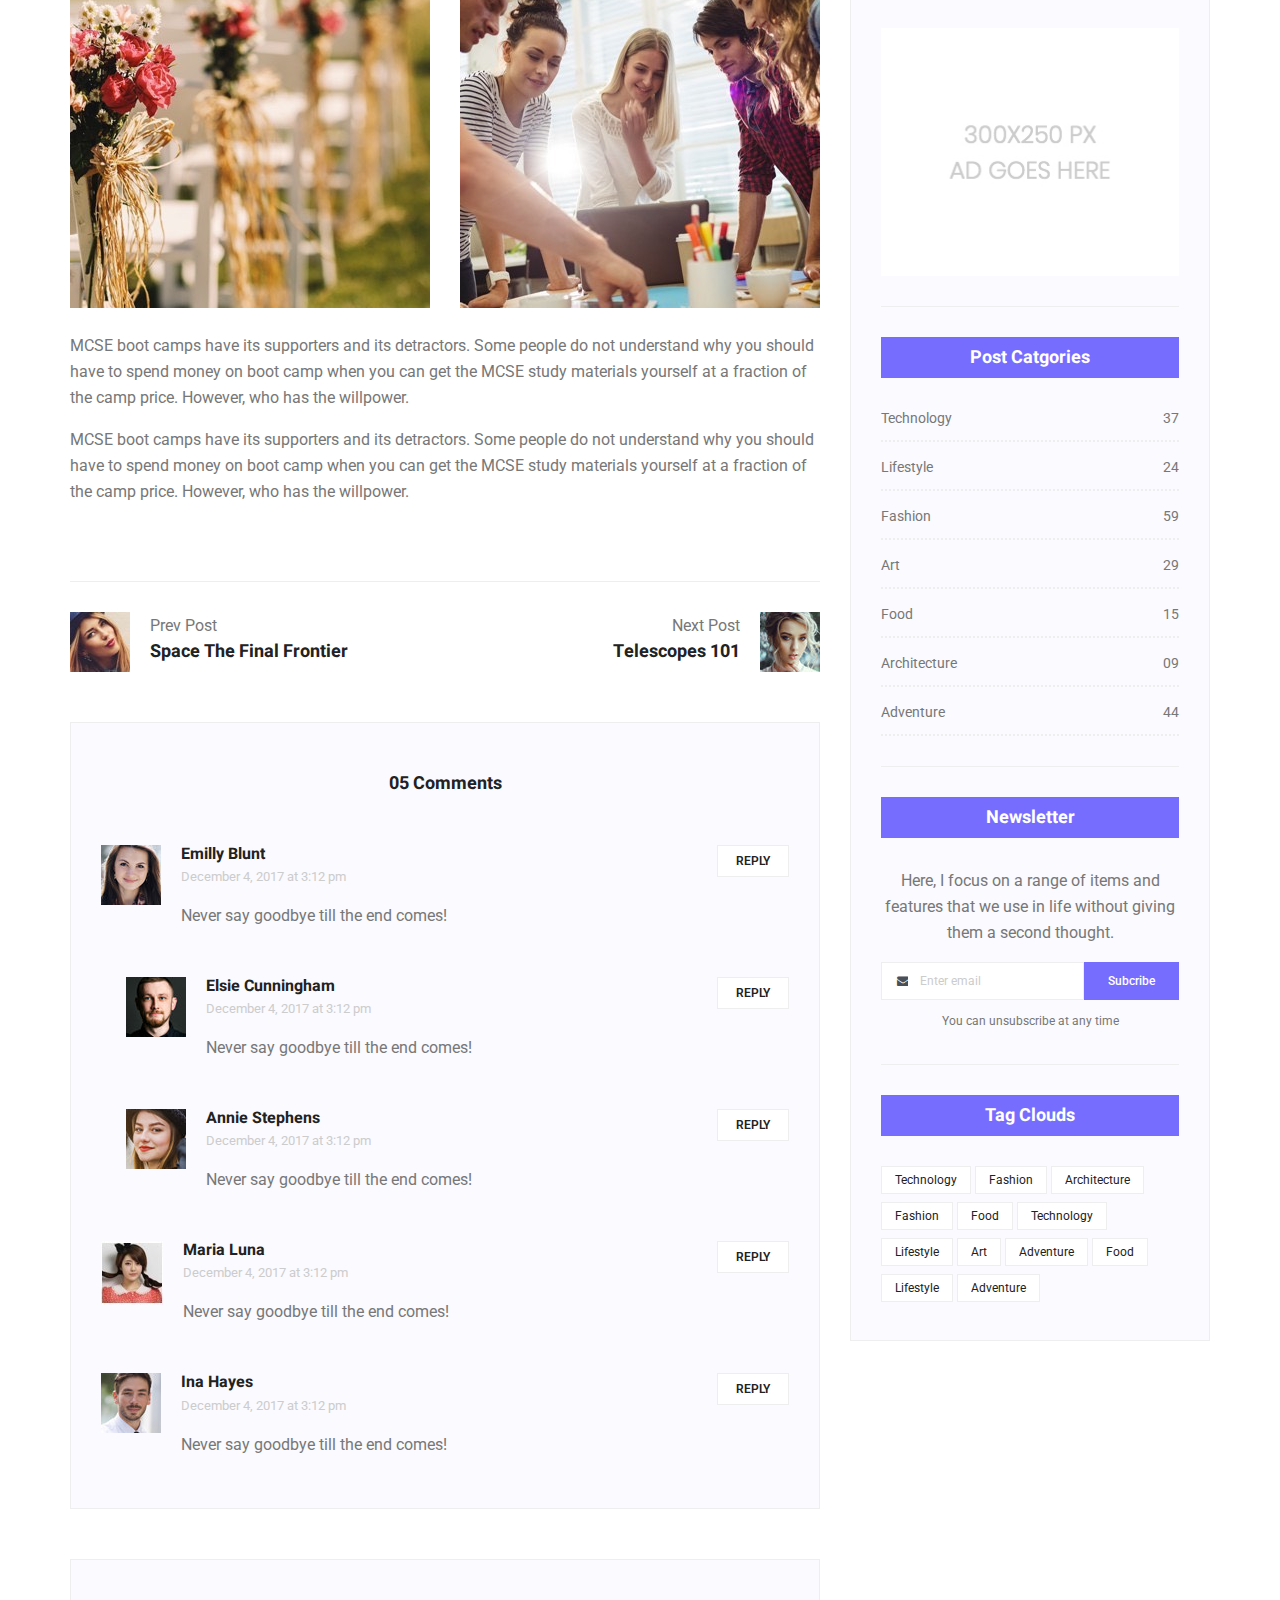
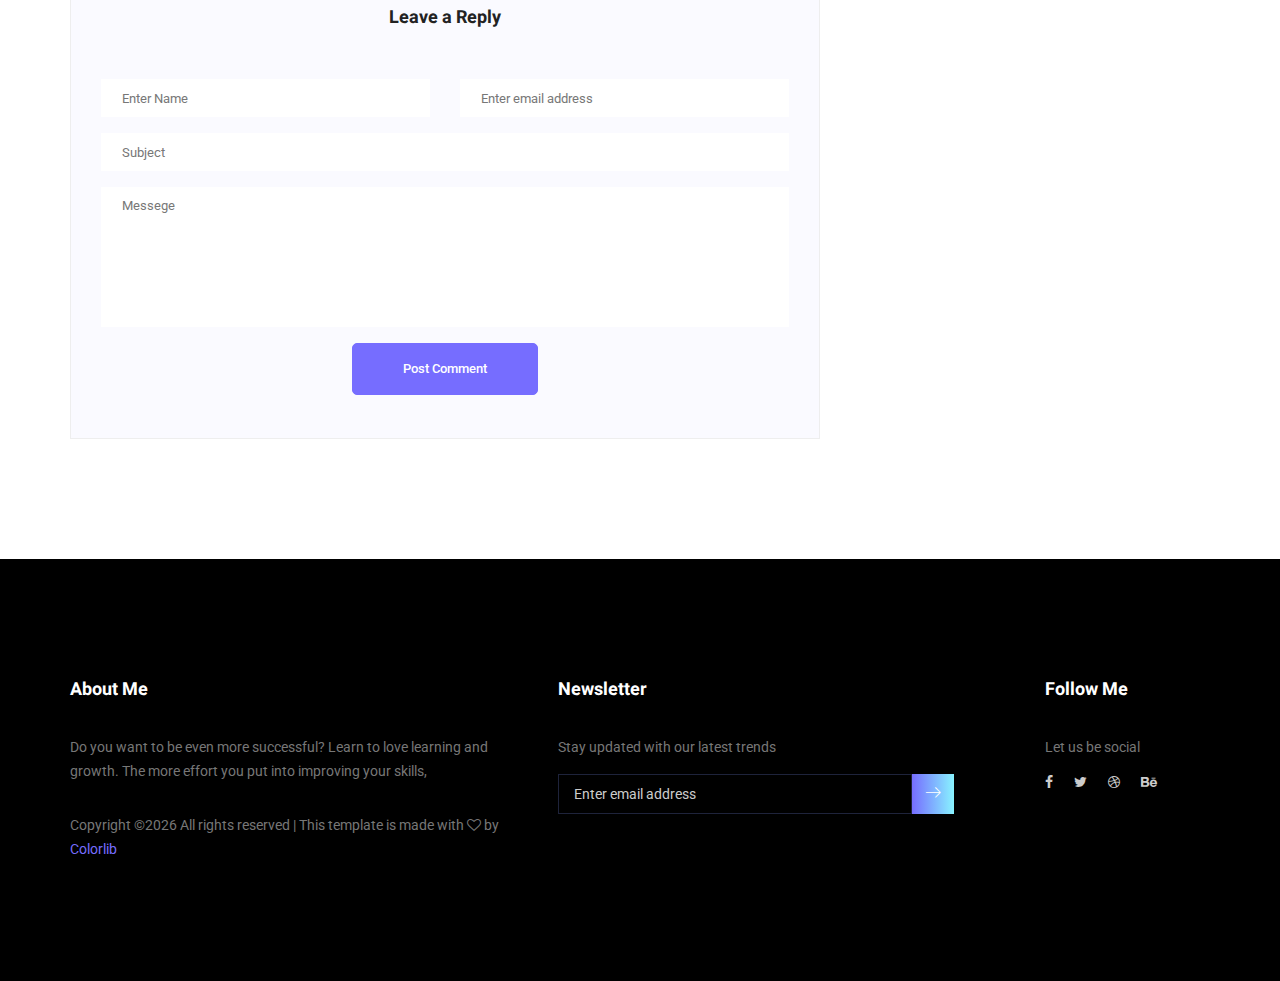
<file: single-blog.html>
<!doctype html>
<html lang="en">
    <head>
        <!-- Required meta tags -->
        <meta charset="utf-8">
        <meta name="viewport" content="width=device-width, initial-scale=1, shrink-to-fit=no">
        <link rel="icon" href="img/favicon.png" type="image/png">
        <title>MeetMe Personal</title>
        <!-- Bootstrap CSS -->
        <link rel="stylesheet" href="css/bootstrap.css">
        <link rel="stylesheet" href="vendors/linericon/style.css">
        <link rel="stylesheet" href="css/font-awesome.min.css">
        <link rel="stylesheet" href="vendors/owl-carousel/owl.carousel.min.css">
        <link rel="stylesheet" href="vendors/lightbox/simpleLightbox.css">
        <link rel="stylesheet" href="vendors/nice-select/css/nice-select.css">
        <link rel="stylesheet" href="vendors/animate-css/animate.css">
        <link rel="stylesheet" href="vendors/popup/magnific-popup.css">
        <!-- main css -->
        <link rel="stylesheet" href="css/style.css">
        <link rel="stylesheet" href="css/responsive.css">
    </head>
    <body>
        
        <!--================Header Menu Area =================-->
        <header class="header_area">
            <div class="main_menu">
            	<nav class="navbar navbar-expand-lg navbar-light">
					<div class="container box_1620">
						<!-- Brand and toggle get grouped for better mobile display -->
						<a class="navbar-brand logo_h" href="index.html"><img src="img/logo.png" alt=""></a>
						<button class="navbar-toggler" type="button" data-toggle="collapse" data-target="#navbarSupportedContent" aria-controls="navbarSupportedContent" aria-expanded="false" aria-label="Toggle navigation">
							<span class="icon-bar"></span>
							<span class="icon-bar"></span>
							<span class="icon-bar"></span>
						</button>
						<!-- Collect the nav links, forms, and other content for toggling -->
						<div class="collapse navbar-collapse offset" id="navbarSupportedContent">
							<ul class="nav navbar-nav menu_nav ml-auto">
								<li class="nav-item active"><a class="nav-link" href="index.html">Home</a></li> 
								<li class="nav-item"><a class="nav-link" href="about-us.html">About</a></li> 
								<li class="nav-item"><a class="nav-link" href="services.html">Services</a></li> 
								<li class="nav-item submenu dropdown">
									<a href="#" class="nav-link dropdown-toggle" data-toggle="dropdown" role="button" aria-haspopup="true" aria-expanded="false">Pages</a>
									<ul class="dropdown-menu">
										<li class="nav-item"><a class="nav-link" href="portfolio.html">Portfolio</a></li>
										<li class="nav-item"><a class="nav-link" href="elements.html">Elements</a></li>
									</ul>
								</li> 
								<li class="nav-item submenu dropdown">
									<a href="#" class="nav-link dropdown-toggle" data-toggle="dropdown" role="button" aria-haspopup="true" aria-expanded="false">Blog</a>
									<ul class="dropdown-menu">
										<li class="nav-item"><a class="nav-link" href="blog.html">Blog</a></li>
										<li class="nav-item"><a class="nav-link" href="single-blog.html">Blog Details</a></li>
									</ul>
								</li> 
								<li class="nav-item"><a class="nav-link" href="contact.html">Contact</a></li>
							</ul>
						</div> 
					</div>
            	</nav>
            </div>
        </header>
        <!--================Header Menu Area =================-->
        
        <!--================Home Banner Area =================-->
        <section class="banner_area">
            <div class="box_1620">
				<div class="banner_inner d-flex align-items-center">
					<div class="container">
						<div class="banner_content text-center">
							<h2>Blog Details</h2>
							<div class="page_link">
								<a href="index.html">Home</a>
								<a href="blog.html">Blog</a>
								<a href="single-blog.html">Blog Details</a>
							</div>
						</div>
					</div>
				</div>
            </div>
        </section>
        <!--================End Home Banner Area =================-->
        
        <!--================Blog Area =================-->
        <section class="blog_area single-post-area p_120">
            <div class="container">
                <div class="row">
                    <div class="col-lg-8 posts-list">
                        <div class="single-post row">
                            <div class="col-lg-12">
                                <div class="feature-img">
                                    <img class="img-fluid" src="img/blog/feature-img1.jpg" alt="">
                                </div>									
                            </div>
                            <div class="col-lg-3  col-md-3">
                                <div class="blog_info text-right">
                                    <div class="post_tag">
                                        <a href="#">Food,</a>
                                        <a class="active" href="#">Technology,</a>
                                        <a href="#">Politics,</a>
                                        <a href="#">Lifestyle</a>
                                    </div>
                                    <ul class="blog_meta list">
                                        <li><a href="#">Mark wiens<i class="lnr lnr-user"></i></a></li>
                                        <li><a href="#">12 Dec, 2017<i class="lnr lnr-calendar-full"></i></a></li>
                                        <li><a href="#">1.2M Views<i class="lnr lnr-eye"></i></a></li>
                                        <li><a href="#">06 Comments<i class="lnr lnr-bubble"></i></a></li>
                                    </ul>
                                    <ul class="social-links">
                                        <li><a href="#"><i class="fa fa-facebook"></i></a></li>
                                        <li><a href="#"><i class="fa fa-twitter"></i></a></li>
                                        <li><a href="#"><i class="fa fa-github"></i></a></li>
                                        <li><a href="#"><i class="fa fa-behance"></i></a></li>
                                    </ul>
                                </div>
                            </div>
                            <div class="col-lg-9 col-md-9 blog_details">
                                <h2>Astronomy Binoculars A Great Alternative</h2>
                                <p class="excert">
                                    MCSE boot camps have its supporters and its detractors. Some people do not understand why you should have to spend money on boot camp when you can get the MCSE study materials yourself at a fraction.
                                </p>
                                <p>
                                    Boot camps have its supporters and its detractors. Some people do not understand why you should have to spend money on boot camp when you can get the MCSE study materials yourself at a fraction of the camp price. However, who has the willpower to actually sit through a self-imposed MCSE training. who has the willpower to actually sit through a self-imposed
                                </p>
                                <p>
                                    Boot camps have its supporters and its detractors. Some people do not understand why you should have to spend money on boot camp when you can get the MCSE study materials yourself at a fraction of the camp price. However, who has the willpower to actually sit through a self-imposed MCSE training. who has the willpower to actually sit through a self-imposed
                                </p>
                            </div>
                            <div class="col-lg-12">
                                <div class="quotes">
                                    MCSE boot camps have its supporters and its detractors. Some people do not understand why you should have to spend money on boot camp when you can get the MCSE study materials yourself at a fraction of the camp price. However, who has the willpower to actually sit through a self-imposed MCSE training.										
                                </div>
                                <div class="row">
                                    <div class="col-6">
                                        <img class="img-fluid" src="img/blog/post-img1.jpg" alt="">
                                    </div>
                                    <div class="col-6">
                                        <img class="img-fluid" src="img/blog/post-img2.jpg" alt="">
                                    </div>	
                                    <div class="col-lg-12 mt-25">
                                        <p>
                                            MCSE boot camps have its supporters and its detractors. Some people do not understand why you should have to spend money on boot camp when you can get the MCSE study materials yourself at a fraction of the camp price. However, who has the willpower.
                                        </p>
                                        <p>
                                            MCSE boot camps have its supporters and its detractors. Some people do not understand why you should have to spend money on boot camp when you can get the MCSE study materials yourself at a fraction of the camp price. However, who has the willpower.
                                        </p>											
                                    </div>									
                                </div>
                            </div>
                        </div>
                        <div class="navigation-area">
                            <div class="row">
                                <div class="col-lg-6 col-md-6 col-12 nav-left flex-row d-flex justify-content-start align-items-center">
                                    <div class="thumb">
                                        <a href="#"><img class="img-fluid" src="img/blog/prev.jpg" alt=""></a>
                                    </div>
                                    <div class="arrow">
                                        <a href="#"><span class="lnr text-white lnr-arrow-left"></span></a>
                                    </div>
                                    <div class="detials">
                                        <p>Prev Post</p>
                                        <a href="#"><h4>Space The Final Frontier</h4></a>
                                    </div>
                                </div>
                                <div class="col-lg-6 col-md-6 col-12 nav-right flex-row d-flex justify-content-end align-items-center">
                                    <div class="detials">
                                        <p>Next Post</p>
                                        <a href="#"><h4>Telescopes 101</h4></a>
                                    </div>
                                    <div class="arrow">
                                        <a href="#"><span class="lnr text-white lnr-arrow-right"></span></a>
                                    </div>
                                    <div class="thumb">
                                        <a href="#"><img class="img-fluid" src="img/blog/next.jpg" alt=""></a>
                                    </div>										
                                </div>									
                            </div>
                        </div>
                        <div class="comments-area">
                            <h4>05 Comments</h4>
                            <div class="comment-list">
                                <div class="single-comment justify-content-between d-flex">
                                    <div class="user justify-content-between d-flex">
                                        <div class="thumb">
                                            <img src="img/blog/c1.jpg" alt="">
                                        </div>
                                        <div class="desc">
                                            <h5><a href="#">Emilly Blunt</a></h5>
                                            <p class="date">December 4, 2017 at 3:12 pm </p>
                                            <p class="comment">
                                                Never say goodbye till the end comes!
                                            </p>
                                        </div>
                                    </div>
                                    <div class="reply-btn">
                                           <a href="" class="btn-reply text-uppercase">reply</a> 
                                    </div>
                                </div>
                            </div>	
                            <div class="comment-list left-padding">
                                <div class="single-comment justify-content-between d-flex">
                                    <div class="user justify-content-between d-flex">
                                        <div class="thumb">
                                            <img src="img/blog/c2.jpg" alt="">
                                        </div>
                                        <div class="desc">
                                            <h5><a href="#">Elsie Cunningham</a></h5>
                                            <p class="date">December 4, 2017 at 3:12 pm </p>
                                            <p class="comment">
                                                Never say goodbye till the end comes!
                                            </p>
                                        </div>
                                    </div>
                                    <div class="reply-btn">
                                           <a href="" class="btn-reply text-uppercase">reply</a> 
                                    </div>
                                </div>
                            </div>	
                            <div class="comment-list left-padding">
                                <div class="single-comment justify-content-between d-flex">
                                    <div class="user justify-content-between d-flex">
                                        <div class="thumb">
                                            <img src="img/blog/c3.jpg" alt="">
                                        </div>
                                        <div class="desc">
                                            <h5><a href="#">Annie Stephens</a></h5>
                                            <p class="date">December 4, 2017 at 3:12 pm </p>
                                            <p class="comment">
                                                Never say goodbye till the end comes!
                                            </p>
                                        </div>
                                    </div>
                                    <div class="reply-btn">
                                           <a href="" class="btn-reply text-uppercase">reply</a> 
                                    </div>
                                </div>
                            </div>	
                            <div class="comment-list">
                                <div class="single-comment justify-content-between d-flex">
                                    <div class="user justify-content-between d-flex">
                                        <div class="thumb">
                                            <img src="img/blog/c4.jpg" alt="">
                                        </div>
                                        <div class="desc">
                                            <h5><a href="#">Maria Luna</a></h5>
                                            <p class="date">December 4, 2017 at 3:12 pm </p>
                                            <p class="comment">
                                                Never say goodbye till the end comes!
                                            </p>
                                        </div>
                                    </div>
                                    <div class="reply-btn">
                                           <a href="" class="btn-reply text-uppercase">reply</a> 
                                    </div>
                                </div>
                            </div>	
                            <div class="comment-list">
                                <div class="single-comment justify-content-between d-flex">
                                    <div class="user justify-content-between d-flex">
                                        <div class="thumb">
                                            <img src="img/blog/c5.jpg" alt="">
                                        </div>
                                        <div class="desc">
                                            <h5><a href="#">Ina Hayes</a></h5>
                                            <p class="date">December 4, 2017 at 3:12 pm </p>
                                            <p class="comment">
                                                Never say goodbye till the end comes!
                                            </p>
                                        </div>
                                    </div>
                                    <div class="reply-btn">
                                           <a href="" class="btn-reply text-uppercase">reply</a> 
                                    </div>
                                </div>
                            </div>	                                             				
                        </div>
                        <div class="comment-form">
                            <h4>Leave a Reply</h4>
                            <form>
                                <div class="form-group form-inline">
                                  <div class="form-group col-lg-6 col-md-6 name">
                                    <input type="text" class="form-control" id="name" placeholder="Enter Name" onfocus="this.placeholder = ''" onblur="this.placeholder = 'Enter Name'">
                                  </div>
                                  <div class="form-group col-lg-6 col-md-6 email">
                                    <input type="email" class="form-control" id="email" placeholder="Enter email address" onfocus="this.placeholder = ''" onblur="this.placeholder = 'Enter email address'">
                                  </div>										
                                </div>
                                <div class="form-group">
                                    <input type="text" class="form-control" id="subject" placeholder="Subject" onfocus="this.placeholder = ''" onblur="this.placeholder = 'Subject'">
                                </div>
                                <div class="form-group">
                                    <textarea class="form-control mb-10" rows="5" name="message" placeholder="Messege" onfocus="this.placeholder = ''" onblur="this.placeholder = 'Messege'" required=""></textarea>
                                </div>
                                <a href="#" class="primary-btn submit_btn">Post Comment</a>	
                            </form>
                        </div>
                    </div>
                    <div class="col-lg-4">
                        <div class="blog_right_sidebar">
                            <aside class="single_sidebar_widget search_widget">
                                <div class="input-group">
                                    <input type="text" class="form-control" placeholder="Search Posts">
                                    <span class="input-group-btn">
                                        <button class="btn btn-default" type="button"><i class="lnr lnr-magnifier"></i></button>
                                    </span>
                                </div><!-- /input-group -->
                                <div class="br"></div>
                            </aside>
                            <aside class="single_sidebar_widget author_widget">
                                <img class="author_img rounded-circle" src="img/blog/author.png" alt="">
                                <h4>Charlie Barber</h4>
                                <p>Senior blog writer</p>
                                <div class="social_icon">
                                    <a href="#"><i class="fa fa-facebook"></i></a>
                                    <a href="#"><i class="fa fa-twitter"></i></a>
                                    <a href="#"><i class="fa fa-github"></i></a>
                                    <a href="#"><i class="fa fa-behance"></i></a>
                                </div>
                                <p>Boot camps have its supporters andit sdetractors. Some people do not understand why you should have to spend money on boot camp when you can get. Boot camps have itssuppor ters andits detractors.</p>
                                <div class="br"></div>
                            </aside>
                            <aside class="single_sidebar_widget popular_post_widget">
                                <h3 class="widget_title">Popular Posts</h3>
                                <div class="media post_item">
                                    <img src="img/blog/popular-post/post1.jpg" alt="post">
                                    <div class="media-body">
                                        <a href="blog-details.html"><h3>Space The Final Frontier</h3></a>
                                        <p>02 Hours ago</p>
                                    </div>
                                </div>
                                <div class="media post_item">
                                    <img src="img/blog/popular-post/post2.jpg" alt="post">
                                    <div class="media-body">
                                        <a href="blog-details.html"><h3>The Amazing Hubble</h3></a>
                                        <p>02 Hours ago</p>
                                    </div>
                                </div>
                                <div class="media post_item">
                                    <img src="img/blog/popular-post/post3.jpg" alt="post">
                                    <div class="media-body">
                                        <a href="blog-details.html"><h3>Astronomy Or Astrology</h3></a>
                                        <p>03 Hours ago</p>
                                    </div>
                                </div>
                                <div class="media post_item">
                                    <img src="img/blog/popular-post/post4.jpg" alt="post">
                                    <div class="media-body">
                                        <a href="blog-details.html"><h3>Asteroids telescope</h3></a>
                                        <p>01 Hours ago</p>
                                    </div>
                                </div>
                                <div class="br"></div>
                            </aside>
                            <aside class="single_sidebar_widget ads_widget">
                                <a href="#"><img class="img-fluid" src="img/blog/add.jpg" alt=""></a>
                                <div class="br"></div>
                            </aside>
                            <aside class="single_sidebar_widget post_category_widget">
                                <h4 class="widget_title">Post Catgories</h4>
                                <ul class="list cat-list">
                                    <li>
                                        <a href="#" class="d-flex justify-content-between">
                                            <p>Technology</p>
                                            <p>37</p>
                                        </a>
                                    </li>
                                    <li>
                                        <a href="#" class="d-flex justify-content-between">
                                            <p>Lifestyle</p>
                                            <p>24</p>
                                        </a>
                                    </li>
                                    <li>
                                        <a href="#" class="d-flex justify-content-between">
                                            <p>Fashion</p>
                                            <p>59</p>
                                        </a>
                                    </li>
                                    <li>
                                        <a href="#" class="d-flex justify-content-between">
                                            <p>Art</p>
                                            <p>29</p>
                                        </a>
                                    </li>
                                    <li>
                                        <a href="#" class="d-flex justify-content-between">
                                            <p>Food</p>
                                            <p>15</p>
                                        </a>
                                    </li>
                                    <li>
                                        <a href="#" class="d-flex justify-content-between">
                                            <p>Architecture</p>
                                            <p>09</p>
                                        </a>
                                    </li>
                                    <li>
                                        <a href="#" class="d-flex justify-content-between">
                                            <p>Adventure</p>
                                            <p>44</p>
                                        </a>
                                    </li>															
                                </ul>
                                <div class="br"></div>
                            </aside>
                            <aside class="single-sidebar-widget newsletter_widget">
                                <h4 class="widget_title">Newsletter</h4>
                                <p>
                                Here, I focus on a range of items and features that we use in life without
                                giving them a second thought.
                                </p>
                                <div class="form-group d-flex flex-row">
                                    <div class="input-group">
                                        <div class="input-group-prepend">
                                            <div class="input-group-text"><i class="fa fa-envelope" aria-hidden="true"></i></div>
                                        </div>
                                        <input type="text" class="form-control" id="inlineFormInputGroup" placeholder="Enter email" onfocus="this.placeholder = ''" onblur="this.placeholder = 'Enter email'">
                                    </div>
                                    <a href="#" class="bbtns">Subcribe</a>
                                </div>	
                                <p class="text-bottom">You can unsubscribe at any time</p>	
                                <div class="br"></div>							
                            </aside>
                            <aside class="single-sidebar-widget tag_cloud_widget">
                                <h4 class="widget_title">Tag Clouds</h4>
                                <ul class="list">
                                    <li><a href="#">Technology</a></li>
                                    <li><a href="#">Fashion</a></li>
                                    <li><a href="#">Architecture</a></li>
                                    <li><a href="#">Fashion</a></li>
                                    <li><a href="#">Food</a></li>
                                    <li><a href="#">Technology</a></li>
                                    <li><a href="#">Lifestyle</a></li>
                                    <li><a href="#">Art</a></li>
                                    <li><a href="#">Adventure</a></li>
                                    <li><a href="#">Food</a></li>
                                    <li><a href="#">Lifestyle</a></li>
                                    <li><a href="#">Adventure</a></li>
                                </ul>
                            </aside>
                        </div>
                    </div>
                </div>
            </div>
        </section>
        <!--================Blog Area =================-->
        
        <!--================Footer Area =================-->
        <footer class="footer_area p_120">
        	<div class="container">
        		<div class="row footer_inner">
        			<div class="col-lg-5 col-sm-6">
        				<aside class="f_widget ab_widget">
        					<div class="f_title">
        						<h3>About Me</h3>
        					</div>
        					<p>Do you want to be even more successful? Learn to love learning and growth. The more effort you put into improving your skills,</p>
        					<p><!-- Link back to Colorlib can't be removed. Template is licensed under CC BY 3.0. -->
Copyright &copy;<script>document.write(new Date().getFullYear());</script> All rights reserved | This template is made with <i class="fa fa-heart-o" aria-hidden="true"></i> by <a href="https://colorlib.com" target="_blank">Colorlib</a>
<!-- Link back to Colorlib can't be removed. Template is licensed under CC BY 3.0. --></p>
        				</aside>
        			</div>
        			<div class="col-lg-5 col-sm-6">
        				<aside class="f_widget news_widget">
        					<div class="f_title">
        						<h3>Newsletter</h3>
        					</div>
        					<p>Stay updated with our latest trends</p>
        					<div id="mc_embed_signup">
                                <form target="_blank" action="https://spondonit.us12.list-manage.com/subscribe/post?u=1462626880ade1ac87bd9c93a&amp;id=92a4423d01" method="get" class="subscribe_form relative">
                                	<div class="input-group d-flex flex-row">
                                        <input name="EMAIL" placeholder="Enter email address" onfocus="this.placeholder = ''" onblur="this.placeholder = 'Email Address '" required="" type="email">
                                        <button class="btn sub-btn"><span class="lnr lnr-arrow-right"></span></button>		
                                    </div>				
                                    <div class="mt-10 info"></div>
                                </form>
                            </div>
        				</aside>
        			</div>
        			<div class="col-lg-2">
        				<aside class="f_widget social_widget">
        					<div class="f_title">
        						<h3>Follow Me</h3>
        					</div>
        					<p>Let us be social</p>
        					<ul class="list">
        						<li><a href="#"><i class="fa fa-facebook"></i></a></li>
        						<li><a href="#"><i class="fa fa-twitter"></i></a></li>
        						<li><a href="#"><i class="fa fa-dribbble"></i></a></li>
        						<li><a href="#"><i class="fa fa-behance"></i></a></li>
        					</ul>
        				</aside>
        			</div>
        		</div>
        	</div>
        </footer>
        <!--================End Footer Area =================-->
        
        
        
        
        <!-- Optional JavaScript -->
        <!-- jQuery first, then Popper.js, then Bootstrap JS -->
        <script src="js/jquery-3.3.1.min.js"></script>
        <script src="js/popper.js"></script>
        <script src="js/bootstrap.min.js"></script>
        <script src="js/stellar.js"></script>
        <script src="vendors/lightbox/simpleLightbox.min.js"></script>
        <script src="vendors/nice-select/js/jquery.nice-select.min.js"></script>
        <script src="vendors/isotope/imagesloaded.pkgd.min.js"></script>
        <script src="vendors/isotope/isotope.pkgd.min.js"></script>
        <script src="vendors/owl-carousel/owl.carousel.min.js"></script>
        <script src="vendors/popup/jquery.magnific-popup.min.js"></script>
        <script src="js/jquery.ajaxchimp.min.js"></script>
        <script src="vendors/counter-up/jquery.waypoints.min.js"></script>
        <script src="vendors/counter-up/jquery.counterup.min.js"></script>
        <script src="js/mail-script.js"></script>
        <script src="js/theme.js"></script>
    </body>
</html>
</file>
<file: vendors/linericon/style.css>
@font-face {
	font-family: 'Linearicons-Free';
	src:url('fonts/Linearicons-Free.eot?w118d');
	src:url('fonts/Linearicons-Free.eot?#iefixw118d') format('embedded-opentype'),
		url('fonts/Linearicons-Free.woff2?w118d') format('woff2'),
		url('fonts/Linearicons-Free.woff?w118d') format('woff'),
		url('fonts/Linearicons-Free.ttf?w118d') format('truetype'),
		url('fonts/Linearicons-Free.svg?w118d#Linearicons-Free') format('svg');
	font-weight: normal;
	font-style: normal;
}

.lnr {
	font-family: 'Linearicons-Free';
	speak: none;
	font-style: normal;
	font-weight: normal;
	font-variant: normal;
	text-transform: none;
	line-height: 1;

	/* Better Font Rendering =========== */
	-webkit-font-smoothing: antialiased;
	-moz-osx-font-smoothing: grayscale;
}

.lnr-home:before {
	content: "\e800";
}
.lnr-apartment:before {
	content: "\e801";
}
.lnr-pencil:before {
	content: "\e802";
}
.lnr-magic-wand:before {
	content: "\e803";
}
.lnr-drop:before {
	content: "\e804";
}
.lnr-lighter:before {
	content: "\e805";
}
.lnr-poop:before {
	content: "\e806";
}
.lnr-sun:before {
	content: "\e807";
}
.lnr-moon:before {
	content: "\e808";
}
.lnr-cloud:before {
	content: "\e809";
}
.lnr-cloud-upload:before {
	content: "\e80a";
}
.lnr-cloud-download:before {
	content: "\e80b";
}
.lnr-cloud-sync:before {
	content: "\e80c";
}
.lnr-cloud-check:before {
	content: "\e80d";
}
.lnr-database:before {
	content: "\e80e";
}
.lnr-lock:before {
	content: "\e80f";
}
.lnr-cog:before {
	content: "\e810";
}
.lnr-trash:before {
	content: "\e811";
}
.lnr-dice:before {
	content: "\e812";
}
.lnr-heart:before {
	content: "\e813";
}
.lnr-star:before {
	content: "\e814";
}
.lnr-star-half:before {
	content: "\e815";
}
.lnr-star-empty:before {
	content: "\e816";
}
.lnr-flag:before {
	content: "\e817";
}
.lnr-envelope:before {
	content: "\e818";
}
.lnr-paperclip:before {
	content: "\e819";
}
.lnr-inbox:before {
	content: "\e81a";
}
.lnr-eye:before {
	content: "\e81b";
}
.lnr-printer:before {
	content: "\e81c";
}
.lnr-file-empty:before {
	content: "\e81d";
}
.lnr-file-add:before {
	content: "\e81e";
}
.lnr-enter:before {
	content: "\e81f";
}
.lnr-exit:before {
	content: "\e820";
}
.lnr-graduation-hat:before {
	content: "\e821";
}
.lnr-license:before {
	content: "\e822";
}
.lnr-music-note:before {
	content: "\e823";
}
.lnr-film-play:before {
	content: "\e824";
}
.lnr-camera-video:before {
	content: "\e825";
}
.lnr-camera:before {
	content: "\e826";
}
.lnr-picture:before {
	content: "\e827";
}
.lnr-book:before {
	content: "\e828";
}
.lnr-bookmark:before {
	content: "\e829";
}
.lnr-user:before {
	content: "\e82a";
}
.lnr-users:before {
	content: "\e82b";
}
.lnr-shirt:before {
	content: "\e82c";
}
.lnr-store:before {
	content: "\e82d";
}
.lnr-cart:before {
	content: "\e82e";
}
.lnr-tag:before {
	content: "\e82f";
}
.lnr-phone-handset:before {
	content: "\e830";
}
.lnr-phone:before {
	content: "\e831";
}
.lnr-pushpin:before {
	content: "\e832";
}
.lnr-map-marker:before {
	content: "\e833";
}
.lnr-map:before {
	content: "\e834";
}
.lnr-location:before {
	content: "\e835";
}
.lnr-calendar-full:before {
	content: "\e836";
}
.lnr-keyboard:before {
	content: "\e837";
}
.lnr-spell-check:before {
	content: "\e838";
}
.lnr-screen:before {
	content: "\e839";
}
.lnr-smartphone:before {
	content: "\e83a";
}
.lnr-tablet:before {
	content: "\e83b";
}
.lnr-laptop:before {
	content: "\e83c";
}
.lnr-laptop-phone:before {
	content: "\e83d";
}
.lnr-power-switch:before {
	content: "\e83e";
}
.lnr-bubble:before {
	content: "\e83f";
}
.lnr-heart-pulse:before {
	content: "\e840";
}
.lnr-construction:before {
	content: "\e841";
}
.lnr-pie-chart:before {
	content: "\e842";
}
.lnr-chart-bars:before {
	content: "\e843";
}
.lnr-gift:before {
	content: "\e844";
}
.lnr-diamond:before {
	content: "\e845";
}
.lnr-linearicons:before {
	content: "\e846";
}
.lnr-dinner:before {
	content: "\e847";
}
.lnr-coffee-cup:before {
	content: "\e848";
}
.lnr-leaf:before {
	content: "\e849";
}
.lnr-paw:before {
	content: "\e84a";
}
.lnr-rocket:before {
	content: "\e84b";
}
.lnr-briefcase:before {
	content: "\e84c";
}
.lnr-bus:before {
	content: "\e84d";
}
.lnr-car:before {
	content: "\e84e";
}
.lnr-train:before {
	content: "\e84f";
}
.lnr-bicycle:before {
	content: "\e850";
}
.lnr-wheelchair:before {
	content: "\e851";
}
.lnr-select:before {
	content: "\e852";
}
.lnr-earth:before {
	content: "\e853";
}
.lnr-smile:before {
	content: "\e854";
}
.lnr-sad:before {
	content: "\e855";
}
.lnr-neutral:before {
	content: "\e856";
}
.lnr-mustache:before {
	content: "\e857";
}
.lnr-alarm:before {
	content: "\e858";
}
.lnr-bullhorn:before {
	content: "\e859";
}
.lnr-volume-high:before {
	content: "\e85a";
}
.lnr-volume-medium:before {
	content: "\e85b";
}
.lnr-volume-low:before {
	content: "\e85c";
}
.lnr-volume:before {
	content: "\e85d";
}
.lnr-mic:before {
	content: "\e85e";
}
.lnr-hourglass:before {
	content: "\e85f";
}
.lnr-undo:before {
	content: "\e860";
}
.lnr-redo:before {
	content: "\e861";
}
.lnr-sync:before {
	content: "\e862";
}
.lnr-history:before {
	content: "\e863";
}
.lnr-clock:before {
	content: "\e864";
}
.lnr-download:before {
	content: "\e865";
}
.lnr-upload:before {
	content: "\e866";
}
.lnr-enter-down:before {
	content: "\e867";
}
.lnr-exit-up:before {
	content: "\e868";
}
.lnr-bug:before {
	content: "\e869";
}
.lnr-code:before {
	content: "\e86a";
}
.lnr-link:before {
	content: "\e86b";
}
.lnr-unlink:before {
	content: "\e86c";
}
.lnr-thumbs-up:before {
	content: "\e86d";
}
.lnr-thumbs-down:before {
	content: "\e86e";
}
.lnr-magnifier:before {
	content: "\e86f";
}
.lnr-cross:before {
	content: "\e870";
}
.lnr-menu:before {
	content: "\e871";
}
.lnr-list:before {
	content: "\e872";
}
.lnr-chevron-up:before {
	content: "\e873";
}
.lnr-chevron-down:before {
	content: "\e874";
}
.lnr-chevron-left:before {
	content: "\e875";
}
.lnr-chevron-right:before {
	content: "\e876";
}
.lnr-arrow-up:before {
	content: "\e877";
}
.lnr-arrow-down:before {
	content: "\e878";
}
.lnr-arrow-left:before {
	content: "\e879";
}
.lnr-arrow-right:before {
	content: "\e87a";
}
.lnr-move:before {
	content: "\e87b";
}
.lnr-warning:before {
	content: "\e87c";
}
.lnr-question-circle:before {
	content: "\e87d";
}
.lnr-menu-circle:before {
	content: "\e87e";
}
.lnr-checkmark-circle:before {
	content: "\e87f";
}
.lnr-cross-circle:before {
	content: "\e880";
}
.lnr-plus-circle:before {
	content: "\e881";
}
.lnr-circle-minus:before {
	content: "\e882";
}
.lnr-arrow-up-circle:before {
	content: "\e883";
}
.lnr-arrow-down-circle:before {
	content: "\e884";
}
.lnr-arrow-left-circle:before {
	content: "\e885";
}
.lnr-arrow-right-circle:before {
	content: "\e886";
}
.lnr-chevron-up-circle:before {
	content: "\e887";
}
.lnr-chevron-down-circle:before {
	content: "\e888";
}
.lnr-chevron-left-circle:before {
	content: "\e889";
}
.lnr-chevron-right-circle:before {
	content: "\e88a";
}
.lnr-crop:before {
	content: "\e88b";
}
.lnr-frame-expand:before {
	content: "\e88c";
}
.lnr-frame-contract:before {
	content: "\e88d";
}
.lnr-layers:before {
	content: "\e88e";
}
.lnr-funnel:before {
	content: "\e88f";
}
.lnr-text-format:before {
	content: "\e890";
}
.lnr-text-format-remove:before {
	content: "\e891";
}
.lnr-text-size:before {
	content: "\e892";
}
.lnr-bold:before {
	content: "\e893";
}
.lnr-italic:before {
	content: "\e894";
}
.lnr-underline:before {
	content: "\e895";
}
.lnr-strikethrough:before {
	content: "\e896";
}
.lnr-highlight:before {
	content: "\e897";
}
.lnr-text-align-left:before {
	content: "\e898";
}
.lnr-text-align-center:before {
	content: "\e899";
}
.lnr-text-align-right:before {
	content: "\e89a";
}
.lnr-text-align-justify:before {
	content: "\e89b";
}
.lnr-line-spacing:before {
	content: "\e89c";
}
.lnr-indent-increase:before {
	content: "\e89d";
}
.lnr-indent-decrease:before {
	content: "\e89e";
}
.lnr-pilcrow:before {
	content: "\e89f";
}
.lnr-direction-ltr:before {
	content: "\e8a0";
}
.lnr-direction-rtl:before {
	content: "\e8a1";
}
.lnr-page-break:before {
	content: "\e8a2";
}
.lnr-sort-alpha-asc:before {
	content: "\e8a3";
}
.lnr-sort-amount-asc:before {
	content: "\e8a4";
}
.lnr-hand:before {
	content: "\e8a5";
}
.lnr-pointer-up:before {
	content: "\e8a6";
}
.lnr-pointer-right:before {
	content: "\e8a7";
}
.lnr-pointer-down:before {
	content: "\e8a8";
}
.lnr-pointer-left:before {
	content: "\e8a9";
}
</file>
<file: vendors/nice-select/css/nice-select.css>
.nice-select {
  -webkit-tap-highlight-color: transparent;
  background-color: #fff;
  border-radius: 5px;
  border: solid 1px #e8e8e8;
  box-sizing: border-box;
  clear: both;
  cursor: pointer;
  display: block;
  float: left;
  font-family: inherit;
  font-size: 14px;
  font-weight: normal;
  height: 42px;
  line-height: 40px;
  outline: none;
  padding-left: 18px;
  padding-right: 30px;
  position: relative;
  text-align: left !important;
  -webkit-transition: all 0.2s ease-in-out;
  transition: all 0.2s ease-in-out;
  -webkit-user-select: none;
     -moz-user-select: none;
      -ms-user-select: none;
          user-select: none;
  white-space: nowrap;
  width: auto; }
  .nice-select:hover {
    border-color: #dbdbdb; }
  .nice-select:active, .nice-select.open, .nice-select:focus {
    border-color: #999; }
  .nice-select:after {
    border-bottom: 2px solid #999;
    border-right: 2px solid #999;
    content: '';
    display: block;
    height: 5px;
    margin-top: -4px;
    pointer-events: none;
    position: absolute;
    right: 12px;
    top: 50%;
    -webkit-transform-origin: 66% 66%;
        -ms-transform-origin: 66% 66%;
            transform-origin: 66% 66%;
    -webkit-transform: rotate(45deg);
        -ms-transform: rotate(45deg);
            transform: rotate(45deg);
    -webkit-transition: all 0.15s ease-in-out;
    transition: all 0.15s ease-in-out;
    width: 5px; }
  .nice-select.open:after {
    -webkit-transform: rotate(-135deg);
        -ms-transform: rotate(-135deg);
            transform: rotate(-135deg); }
  .nice-select.open .list {
    opacity: 1;
    pointer-events: auto;
    -webkit-transform: scale(1) translateY(0);
        -ms-transform: scale(1) translateY(0);
            transform: scale(1) translateY(0); }
  .nice-select.disabled {
    border-color: #ededed;
    color: #999;
    pointer-events: none; }
    .nice-select.disabled:after {
      border-color: #cccccc; }
  .nice-select.wide {
    width: 100%; }
    .nice-select.wide .list {
      left: 0 !important;
      right: 0 !important; }
  .nice-select.right {
    float: right; }
    .nice-select.right .list {
      left: auto;
      right: 0; }
  .nice-select.small {
    font-size: 12px;
    height: 36px;
    line-height: 34px; }
    .nice-select.small:after {
      height: 4px;
      width: 4px; }
    .nice-select.small .option {
      line-height: 34px;
      min-height: 34px; }
  .nice-select .list {
    background-color: #fff;
    border-radius: 5px;
    box-shadow: 0 0 0 1px rgba(68, 68, 68, 0.11);
    box-sizing: border-box;
    margin-top: 4px;
    opacity: 0;
    overflow: hidden;
    padding: 0;
    pointer-events: none;
    position: absolute;
    top: 100%;
    left: 0;
    -webkit-transform-origin: 50% 0;
        -ms-transform-origin: 50% 0;
            transform-origin: 50% 0;
    -webkit-transform: scale(0.75) translateY(-21px);
        -ms-transform: scale(0.75) translateY(-21px);
            transform: scale(0.75) translateY(-21px);
    -webkit-transition: all 0.2s cubic-bezier(0.5, 0, 0, 1.25), opacity 0.15s ease-out;
    transition: all 0.2s cubic-bezier(0.5, 0, 0, 1.25), opacity 0.15s ease-out;
    z-index: 9; }
    .nice-select .list:hover .option:not(:hover) {
      background-color: transparent !important; }
  .nice-select .option {
    cursor: pointer;
    font-weight: 400;
    line-height: 40px;
    list-style: none;
    min-height: 40px;
    outline: none;
    padding-left: 18px;
    padding-right: 29px;
    text-align: left;
    -webkit-transition: all 0.2s;
    transition: all 0.2s; }
    .nice-select .option:hover, .nice-select .option.focus, .nice-select .option.selected.focus {
      background-color: #f6f6f6; }
    .nice-select .option.selected {
      font-weight: bold; }
    .nice-select .option.disabled {
      background-color: transparent;
      color: #999;
      cursor: default; }

.no-csspointerevents .nice-select .list {
  display: none; }

.no-csspointerevents .nice-select.open .list {
  display: block; }
</file>
<file: vendors/flaticon/flaticon.css>
/*
  	Flaticon icon font: Flaticon
  	Creation date: 26/06/2018 17:19
  	*/

@font-face {
  font-family: "Flaticon";
  src: url("./Flaticon.eot");
  src: url("./Flaticon.eot?#iefix") format("embedded-opentype"),
       url("./Flaticon.woff") format("woff"),
       url("./Flaticon.ttf") format("truetype"),
       url("./Flaticon.svg#Flaticon") format("svg");
  font-weight: normal;
  font-style: normal;
}

@media screen and (-webkit-min-device-pixel-ratio:0) {
  @font-face {
    font-family: "Flaticon";
    src: url("./Flaticon.svg#Flaticon") format("svg");
  }
}

[class^="flaticon-"]:before, [class*=" flaticon-"]:before,
[class^="flaticon-"]:after, [class*=" flaticon-"]:after {   
  font-family: Flaticon;
        font-size: 20px;
font-style: normal;
margin-left: 20px;
}

.flaticon-skyline:before { content: "\f100"; }
.flaticon-sketch:before { content: "\f101"; }
.flaticon-city:before { content: "\f102"; }
</file>
<file: css/style.css>
/*----------------------------------------------------
@File: Default Styles
@Author: Rocky Ahmed
@URL: http://wethemez.com
Author E-mail: rockybd1995@gmail.com

This file contains the styling for the actual theme, this
is the file you need to edit to change the look of the
theme.
---------------------------------------------------- */
/*=====================================================================
@Template Name: Builder Construction 
@Author: Rocky Ahmed
@Developed By: Rocky Ahmed
@Developer URL: http://rocky.wethemez.com
Author E-mail: rockybd1995@gmail.com

@Default Styles

Table of Content:
01/ Variables
02/ predefin
03/ header
04/ button
05/ banner
06/ breadcrumb
07/ about
08/ team
09/ project 
10/ price 
11/ team 
12/ blog 
13/ video  
14/ features  
15/ career  
16/ contact 
17/ footer

=====================================================================*/
/*----------------------------------------------------*/
/*font Variables*/
/*Color Variables*/
/*=================== fonts ====================*/
@import url("https://fonts.googleapis.com/css?family=Heebo:300,400,700,900|Roboto:300,400,500,700");
/*---------------------------------------------------- */
/*----------------------------------------------------*/
.list {
  list-style: none;
  margin: 0px;
  padding: 0px; }

a {
  text-decoration: none;
  transition: all 0.3s ease-in-out; }
  a:hover, a:focus {
    text-decoration: none;
    outline: none; }

.row.m0 {
  margin: 0px; }

body {
  line-height: 26px;
  font-size: 16px;
  font-family: "Roboto", sans-serif;
  font-weight: normal;
  color: #777777; }

h1, h2, h3, h4, h5, h6 {
  font-family: "Heebo", sans-serif;
  font-weight: bold; }

button:focus {
  outline: none;
  box-shadow: none; }

.p0 {
  padding-left: 0px;
  padding-right: 0px; }

.p_120 {
  padding-top: 120px;
  padding-bottom: 120px; }

.p_100 {
  padding-top: 100px;
  padding-bottom: 100px; }

.pad_top {
  padding-top: 120px; }

.pad_bt {
  padding-bottom: 120px; }

.mt-25 {
  margin-top: 25px; }

@media (min-width: 1200px) {
  .container {
    max-width: 1170px; } }

@media (min-width: 1620px) {
  .box_1620 {
    max-width: 1620px;
    margin: auto;
    width: 100%;
    padding-left: 0px;
    padding-right: 0px; } }
/* Main Title Area css
============================================================================================ */
.main_title {
  text-align: center;
  max-width: 670px;
  margin: 0px auto 75px; }
  .main_title h2 {
    font-family: "Heebo", sans-serif;
    font-size: 36px;
    color: #222222;
    margin-bottom: 15px;
    text-transform: uppercase; }
  .main_title p {
    font-size: 16px;
    font-family: "Roboto", sans-serif;
    font-weight: normal;
    line-height: 26px;
    color: #777777;
    margin-bottom: 0px; }

/* End Main Title Area css
============================================================================================ */
/*---------------------------------------------------- */
/*----------------------------------------------------*/
.header_area {
  position: absolute;
  width: 100%;
  top: 0;
  left: 0;
  z-index: 99;
  transition: background 0.4s, all 0.3s linear; }
  .header_area .navbar {
    background: transparent;
    padding: 0px;
    border: 0px;
    border-radius: 0px; }
    .header_area .navbar .nav .nav-item {
      margin-right: 45px; }
      .header_area .navbar .nav .nav-item .nav-link {
        font: 500 12px/120px "Roboto", sans-serif;
        text-transform: uppercase;
        color: #fff;
        padding: 0px;
        display: inline-block; }
        .header_area .navbar .nav .nav-item .nav-link:after {
          display: none; }
      .header_area .navbar .nav .nav-item:hover .nav-link, .header_area .navbar .nav .nav-item.active .nav-link {
        color: #fff; }
      .header_area .navbar .nav .nav-item.submenu {
        position: relative; }
        .header_area .navbar .nav .nav-item.submenu ul {
          border: none;
          padding: 0px;
          border-radius: 0px;
          box-shadow: none;
          margin: 0px;
          background: #fff;
          box-shadow: 0px 3px 16px 0px rgba(0, 0, 0, 0.1); }
          @media (min-width: 992px) {
            .header_area .navbar .nav .nav-item.submenu ul {
              position: absolute;
              top: 120%;
              left: 0px;
              min-width: 200px;
              text-align: left;
              opacity: 0;
              transition: all 300ms ease-in;
              visibility: hidden;
              display: block;
              border: none;
              padding: 0px;
              border-radius: 0px; } }
          .header_area .navbar .nav .nav-item.submenu ul:before {
            content: "";
            width: 0;
            height: 0;
            border-style: solid;
            border-width: 10px 10px 0 10px;
            border-color: #eeeeee transparent transparent transparent;
            position: absolute;
            right: 24px;
            top: 45px;
            z-index: 3;
            opacity: 0;
            transition: all 400ms linear; }
          .header_area .navbar .nav .nav-item.submenu ul .nav-item {
            display: block;
            float: none;
            margin-right: 0px;
            border-bottom: 1px solid #ededed;
            margin-left: 0px;
            transition: all 0.4s linear; }
            .header_area .navbar .nav .nav-item.submenu ul .nav-item .nav-link {
              line-height: 45px;
              color: #222222;
              padding: 0px 30px;
              transition: all 150ms linear;
              display: block;
              margin-right: 0px; }
            .header_area .navbar .nav .nav-item.submenu ul .nav-item:last-child {
              border-bottom: none; }
            .header_area .navbar .nav .nav-item.submenu ul .nav-item:hover .nav-link {
              background: #766dff;
              color: #fff; }
        @media (min-width: 992px) {
          .header_area .navbar .nav .nav-item.submenu:hover ul {
            visibility: visible;
            opacity: 1;
            top: 100%; } }
        .header_area .navbar .nav .nav-item.submenu:hover ul .nav-item {
          margin-top: 0px; }
      .header_area .navbar .nav .nav-item:last-child {
        margin-right: 0px; }
    .header_area .navbar .search {
      font-size: 12px;
      line-height: 60px;
      display: inline-block;
      color: #222222;
      margin-left: 80px; }
      .header_area .navbar .search i {
        font-weight: 600; }
  .header_area.navbar_fixed .main_menu {
    position: fixed;
    width: 100%;
    top: -70px;
    left: 0;
    right: 0;
    background: #000;
    transform: translateY(70px);
    transition: transform 500ms ease, background 500ms ease;
    -webkit-transition: transform 500ms ease, background 500ms ease;
    box-shadow: 0px 3px 16px 0px rgba(0, 0, 0, 0.1); }
    .header_area.navbar_fixed .main_menu .navbar .nav .nav-item .nav-link {
      line-height: 70px; }

.top_menu {
  background: #f9f9ff; }
  .top_menu .header_social li {
    display: inline-block;
    margin-right: 15px; }
    .top_menu .header_social li a {
      font-size: 14px;
      color: #777777;
      display: inline-block;
      line-height: 42px;
      transition: all 300ms linear 0s; }
    .top_menu .header_social li:last-child {
      margin-right: 0px; }
    .top_menu .header_social li:hover a {
      color: #766dff; }
  .top_menu .dn_btn {
    line-height: 42px;
    display: inline-block;
    font-size: 12px;
    margin-right: 30px;
    font-family: "Roboto", sans-serif;
    font-weight: normal;
    color: #777777;
    transition: all 300ms linear 0s; }
    .top_menu .dn_btn:hover {
      color: #766dff; }
    .top_menu .dn_btn:last-child {
      margin-right: 0px; }
  .top_menu .lan_pack {
    height: 30px;
    border: 1px solid #eeeeee;
    border-radius: 3px;
    line-height: 28px;
    font-size: 12px;
    font-family: "Roboto", sans-serif;
    font-weight: 500;
    padding-left: 19px;
    padding-right: 36px;
    color: #777777;
    background: #f9f9ff;
    margin-right: 5px;
    margin-top: 8px; }
    .top_menu .lan_pack .current {
      color: #777777; }
    .top_menu .lan_pack:after {
      content: "\f0d7";
      border: none !important;
      font: normal normal normal 12px/1 FontAwesome;
      transform: rotate(0deg);
      height: auto;
      margin-top: -6px;
      right: 20px; }

/*---------------------------------------------------- */
/*----------------------------------------------------*/
/* Home Banner Area css
============================================================================================ */
.home_banner_area {
  position: relative;
  z-index: 1;
  background-image: -moz-linear-gradient(0deg, #766dff 0%, #88f3ff 100%);
  background-image: -webkit-linear-gradient(0deg, #766dff 0%, #88f3ff 100%);
  background-image: -ms-linear-gradient(0deg, #766dff 0%, #88f3ff 100%);
  margin-bottom: 200px; }
  .home_banner_area .box_1620 {
    min-height: 700px;
    border-radius: 12px;
    position: relative;
    bottom: -200px;
    background: #fff;
    padding: 30px;
    box-shadow: 0px 20px 80px 0px rgba(153, 153, 153, 0.3); }
  .home_banner_area .banner_inner {
    position: relative;
    width: 100%;
    min-height: 700px;
    display: flex; }
    .home_banner_area .banner_inner .banner_content {
      color: #222222;
      vertical-align: middle;
      align-self: center;
      text-align: left; }
      .home_banner_area .banner_inner .banner_content .media .d-flex {
        padding-right: 125px; }
      .home_banner_area .banner_inner .banner_content .media .media-body {
        vertical-align: middle;
        align-self: center; }

.blog_banner {
  min-height: 780px;
  position: relative;
  z-index: 1;
  overflow: hidden;
  margin-bottom: 0px; }
  .blog_banner .banner_inner {
    background: #04091e;
    position: relative;
    overflow: hidden;
    width: 100%;
    min-height: 780px;
    z-index: 1; }
    .blog_banner .banner_inner .overlay {
      background: url(../img/banner/banner-2.jpg) no-repeat scroll center center;
      opacity: .5;
      height: 125%;
      position: absolute;
      left: 0px;
      top: 0px;
      width: 100%;
      z-index: -1; }
    .blog_banner .banner_inner .blog_b_text {
      max-width: 700px;
      margin: auto;
      color: #fff; }
      .blog_banner .banner_inner .blog_b_text h2 {
        font-size: 60px;
        font-weight: bold;
        font-family: "Heebo", sans-serif;
        line-height: 66px;
        margin-bottom: 15px;
        text-transform: uppercase; }
      .blog_banner .banner_inner .blog_b_text p {
        font-size: 16px;
        margin-bottom: 35px; }
      .blog_banner .banner_inner .blog_b_text .white_bg_btn {
        line-height: 42px;
        padding: 0px 45px;
        border-radius: 5px; }

.banner_box {
  max-width: 1620px;
  margin: auto; }

.banner_area {
  position: relative;
  z-index: 1;
  min-height: 350px;
  background-image: -moz-linear-gradient(0deg, #766dff 0%, #88f3ff 100%);
  background-image: -webkit-linear-gradient(0deg, #766dff 0%, #88f3ff 100%);
  background-image: -ms-linear-gradient(0deg, #766dff 0%, #88f3ff 100%);
  margin-bottom: 120px; }
  .banner_area .box_1620 {
    background: #fff;
    min-height: 360px;
    border-radius: 12px;
    position: relative;
    bottom: -120px;
    box-shadow: 0px 20px 80px 0px rgba(153, 153, 153, 0.3); }
  .banner_area .banner_inner {
    position: relative;
    overflow: hidden;
    width: 100%;
    min-height: 360px;
    z-index: 1; }
    .banner_area .banner_inner .banner_content h2 {
      color: #222222;
      font-size: 48px;
      font-family: "Heebo", sans-serif;
      margin-bottom: 0px;
      font-weight: bold; }
    .banner_area .banner_inner .banner_content .page_link a {
      font-size: 14px;
      color: #222222;
      font-family: "Roboto", sans-serif;
      margin-right: 32px;
      position: relative; }
      .banner_area .banner_inner .banner_content .page_link a:before {
        content: "\e87a";
        font-family: 'Linearicons-Free';
        position: absolute;
        right: -25px;
        top: 50%;
        transform: translateY(-50%); }
      .banner_area .banner_inner .banner_content .page_link a:last-child {
        margin-right: 0px; }
        .banner_area .banner_inner .banner_content .page_link a:last-child:before {
          display: none; }
      .banner_area .banner_inner .banner_content .page_link a:hover {
        color: #766dff; }

/* End Home Banner Area css
============================================================================================ */
/*---------------------------------------------------- */
/*----------------------------------------------------*/
/* Latest Blog Area css
============================================================================================ */
.latest_blog_inner {
  margin-bottom: -30px; }

.l_blog_item {
  margin-bottom: 30px; }
  .l_blog_item .date {
    font-size: 13px;
    font-family: "Roboto", sans-serif;
    font-weight: normal;
    color: #777777;
    margin-top: 20px;
    display: block;
    margin-bottom: 15px; }
  .l_blog_item h4 {
    font-size: 18px;
    line-height: 24px;
    color: #222222;
    border-bottom: 1px solid #eeeeee;
    padding-bottom: 20px;
    margin-bottom: 20px;
    transition: all 300ms linear 0s; }
  .l_blog_item p {
    margin-bottom: 0px; }
  .l_blog_item:hover h4 {
    color: #766dff; }

/* End Latest Blog Area css
============================================================================================ */
/*================= latest_blog_area css =============*/
.single-recent-blog-post {
  margin-bottom: 30px; }
  .single-recent-blog-post .thumb {
    overflow: hidden; }
    .single-recent-blog-post .thumb img {
      transition: all 0.7s linear; }
  .single-recent-blog-post .details {
    padding-top: 30px; }
    .single-recent-blog-post .details .sec_h4 {
      line-height: 24px;
      padding: 10px 0px 13px;
      transition: all 0.3s linear; }
      .single-recent-blog-post .details .sec_h4:hover {
        color: #777777; }
  .single-recent-blog-post .date {
    font-size: 14px;
    line-height: 24px;
    font-weight: 400; }
  .single-recent-blog-post:hover img {
    transform: scale(1.23) rotate(10deg); }

.tags .tag_btn {
  font-size: 12px;
  font-weight: 500;
  line-height: 20px;
  border: 1px solid #eeeeee;
  display: inline-block;
  padding: 1px 18px;
  text-align: center;
  color: #222222; }
  .tags .tag_btn:before {
    background: #766dff; }
  .tags .tag_btn + .tag_btn {
    margin-left: 2px; }

/*========= blog_categorie_area css ===========*/
.blog_categorie_area {
  padding-top: 80px;
  padding-bottom: 80px; }

.categories_post {
  position: relative;
  text-align: center;
  cursor: pointer; }
  .categories_post img {
    max-width: 100%; }
  .categories_post .categories_details {
    position: absolute;
    top: 20px;
    left: 20px;
    right: 20px;
    bottom: 20px;
    background: rgba(34, 34, 34, 0.8);
    color: #fff;
    transition: all 0.3s linear;
    display: flex;
    align-items: center;
    justify-content: center; }
    .categories_post .categories_details h5 {
      margin-bottom: 0px;
      font-size: 18px;
      line-height: 26px;
      text-transform: uppercase;
      color: #fff;
      position: relative; }
    .categories_post .categories_details p {
      font-weight: 300;
      font-size: 14px;
      line-height: 26px;
      margin-bottom: 0px; }
    .categories_post .categories_details .border_line {
      margin: 10px 0px;
      background: #fff;
      width: 100%;
      height: 1px; }
  .categories_post:hover .categories_details {
    background-image: -moz-linear-gradient(0deg, #766dff 0%, #88f3ff 100%);
    background-image: -webkit-linear-gradient(0deg, #766dff 0%, #88f3ff 100%);
    background-image: -ms-linear-gradient(0deg, #766dff 0%, #88f3ff 100%);
    opacity: 0.851; }

/*============ blog_left_sidebar css ==============*/
.blog_item {
  margin-bottom: 40px; }

.blog_info {
  padding-top: 30px; }
  .blog_info .post_tag {
    padding-bottom: 20px; }
    .blog_info .post_tag a {
      font: 300 14px/21px "Roboto", sans-serif;
      color: #222222; }
      .blog_info .post_tag a:hover {
        color: #777777; }
      .blog_info .post_tag a.active {
        color: #766dff; }
  .blog_info .blog_meta li a {
    font: 300 14px/20px "Roboto", sans-serif;
    color: #777777;
    vertical-align: middle;
    padding-bottom: 12px;
    display: inline-block; }
    .blog_info .blog_meta li a i {
      color: #222222;
      font-size: 16px;
      font-weight: 600;
      padding-left: 15px;
      line-height: 20px;
      vertical-align: middle; }
    .blog_info .blog_meta li a:hover {
      color: #766dff; }

.blog_post img {
  max-width: 100%; }

.blog_details {
  padding-top: 20px; }
  .blog_details h2 {
    font-size: 24px;
    line-height: 36px;
    color: #222222;
    font-weight: 600;
    transition: all 0.3s linear; }
    .blog_details h2:hover {
      color: #766dff; }
  .blog_details p {
    margin-bottom: 26px; }

.view_btn {
  font-size: 14px;
  line-height: 36px;
  display: inline-block;
  color: #222222;
  font-weight: 500;
  padding: 0px 30px;
  background: #fff; }

.blog_right_sidebar {
  border: 1px solid #eeeeee;
  background: #fafaff;
  padding: 30px; }
  .blog_right_sidebar .widget_title {
    font-size: 18px;
    line-height: 25px;
    background: #766dff;
    text-align: center;
    color: #fff;
    padding: 8px 0px;
    margin-bottom: 30px; }
  .blog_right_sidebar .search_widget .input-group .form-control {
    font-size: 14px;
    line-height: 29px;
    border: 0px;
    width: 100%;
    font-weight: 300;
    color: #fff;
    padding-left: 20px;
    border-radius: 45px;
    z-index: 0;
    background: #766dff; }
    .blog_right_sidebar .search_widget .input-group .form-control.placeholder {
      color: #fff; }
    .blog_right_sidebar .search_widget .input-group .form-control:-moz-placeholder {
      color: #fff; }
    .blog_right_sidebar .search_widget .input-group .form-control::-moz-placeholder {
      color: #fff; }
    .blog_right_sidebar .search_widget .input-group .form-control::-webkit-input-placeholder {
      color: #fff; }
    .blog_right_sidebar .search_widget .input-group .form-control:focus {
      box-shadow: none; }
  .blog_right_sidebar .search_widget .input-group .btn-default {
    position: absolute;
    right: 20px;
    background: transparent;
    border: 0px;
    box-shadow: none;
    font-size: 14px;
    color: #fff;
    padding: 0px;
    top: 50%;
    transform: translateY(-50%);
    z-index: 1; }
  .blog_right_sidebar .author_widget {
    text-align: center; }
    .blog_right_sidebar .author_widget h4 {
      font-size: 18px;
      line-height: 20px;
      color: #222222;
      margin-bottom: 5px;
      margin-top: 30px; }
    .blog_right_sidebar .author_widget p {
      margin-bottom: 0px; }
    .blog_right_sidebar .author_widget .social_icon {
      padding: 7px 0px 15px; }
      .blog_right_sidebar .author_widget .social_icon a {
        font-size: 14px;
        color: #222222;
        transition: all 0.2s linear; }
        .blog_right_sidebar .author_widget .social_icon a + a {
          margin-left: 20px; }
        .blog_right_sidebar .author_widget .social_icon a:hover {
          color: #766dff; }
  .blog_right_sidebar .popular_post_widget .post_item .media-body {
    justify-content: center;
    align-self: center;
    padding-left: 20px; }
    .blog_right_sidebar .popular_post_widget .post_item .media-body h3 {
      font-size: 14px;
      line-height: 20px;
      color: #222222;
      margin-bottom: 4px;
      transition: all 0.3s linear; }
      .blog_right_sidebar .popular_post_widget .post_item .media-body h3:hover {
        color: #766dff; }
    .blog_right_sidebar .popular_post_widget .post_item .media-body p {
      font-size: 12px;
      line-height: 21px;
      margin-bottom: 0px; }
  .blog_right_sidebar .popular_post_widget .post_item + .post_item {
    margin-top: 20px; }
  .blog_right_sidebar .post_category_widget .cat-list li {
    border-bottom: 2px dotted #eee;
    transition: all 0.3s ease 0s;
    padding-bottom: 12px; }
    .blog_right_sidebar .post_category_widget .cat-list li a {
      font-size: 14px;
      line-height: 20px;
      color: #777; }
      .blog_right_sidebar .post_category_widget .cat-list li a p {
        margin-bottom: 0px; }
    .blog_right_sidebar .post_category_widget .cat-list li + li {
      padding-top: 15px; }
    .blog_right_sidebar .post_category_widget .cat-list li:hover {
      border-color: #766dff; }
      .blog_right_sidebar .post_category_widget .cat-list li:hover a {
        color: #766dff; }
  .blog_right_sidebar .newsletter_widget {
    text-align: center; }
    .blog_right_sidebar .newsletter_widget .form-group {
      margin-bottom: 8px; }
    .blog_right_sidebar .newsletter_widget .input-group-prepend {
      margin-right: -1px; }
    .blog_right_sidebar .newsletter_widget .input-group-text {
      background: #fff;
      border-radius: 0px;
      vertical-align: top;
      font-size: 12px;
      line-height: 36px;
      padding: 0px 0px 0px 15px;
      border: 1px solid #eeeeee;
      border-right: 0px; }
    .blog_right_sidebar .newsletter_widget .form-control {
      font-size: 12px;
      line-height: 24px;
      color: #cccccc;
      border: 1px solid #eeeeee;
      border-left: 0px;
      border-radius: 0px; }
      .blog_right_sidebar .newsletter_widget .form-control.placeholder {
        color: #cccccc; }
      .blog_right_sidebar .newsletter_widget .form-control:-moz-placeholder {
        color: #cccccc; }
      .blog_right_sidebar .newsletter_widget .form-control::-moz-placeholder {
        color: #cccccc; }
      .blog_right_sidebar .newsletter_widget .form-control::-webkit-input-placeholder {
        color: #cccccc; }
      .blog_right_sidebar .newsletter_widget .form-control:focus {
        outline: none;
        box-shadow: none; }
    .blog_right_sidebar .newsletter_widget .bbtns {
      background: #766dff;
      color: #fff;
      font-size: 12px;
      line-height: 38px;
      display: inline-block;
      font-weight: 500;
      padding: 0px 24px 0px 24px;
      border-radius: 0; }
    .blog_right_sidebar .newsletter_widget .text-bottom {
      font-size: 12px; }
  .blog_right_sidebar .tag_cloud_widget ul li {
    display: inline-block; }
    .blog_right_sidebar .tag_cloud_widget ul li a {
      display: inline-block;
      border: 1px solid #eee;
      background: #fff;
      padding: 0px 13px;
      margin-bottom: 8px;
      transition: all 0.3s ease 0s;
      color: #222222;
      font-size: 12px; }
      .blog_right_sidebar .tag_cloud_widget ul li a:hover {
        background-image: -moz-linear-gradient(0deg, #766dff 0%, #88f3ff 100%);
        background-image: -webkit-linear-gradient(0deg, #766dff 0%, #88f3ff 100%);
        background-image: -ms-linear-gradient(0deg, #766dff 0%, #88f3ff 100%);
        color: #fff; }
  .blog_right_sidebar .br {
    width: 100%;
    height: 1px;
    background: #eeeeee;
    margin: 30px 0px; }

.blog-pagination {
  padding-top: 25px;
  padding-bottom: 95px; }
  .blog-pagination .page-link {
    border-radius: 0; }
  .blog-pagination .page-item {
    border: none; }

.page-link {
  background: transparent;
  font-weight: 400; }

.blog-pagination .page-item.active .page-link {
  background-color: #766dff;
  border-color: transparent;
  color: #fff; }

.blog-pagination .page-link {
  position: relative;
  display: block;
  padding: 0.5rem 0.75rem;
  margin-left: -1px;
  line-height: 1.25;
  color: #8a8a8a;
  border: none; }

.blog-pagination .page-link .lnr {
  font-weight: 600; }

.blog-pagination .page-item:last-child .page-link,
.blog-pagination .page-item:first-child .page-link {
  border-radius: 0; }

.blog-pagination .page-link:hover {
  color: #fff;
  text-decoration: none;
  background-color: #766dff;
  border-color: #eee; }

/*============ Start Blog Single Styles  =============*/
.single-post-area .social-links {
  padding-top: 10px; }
  .single-post-area .social-links li {
    display: inline-block;
    margin-bottom: 10px; }
    .single-post-area .social-links li a {
      color: #cccccc;
      padding: 7px;
      font-size: 14px;
      transition: all 0.2s linear; }
      .single-post-area .social-links li a:hover {
        color: #222222; }
.single-post-area .blog_details {
  padding-top: 26px; }
  .single-post-area .blog_details p {
    margin-bottom: 10px; }
.single-post-area .quotes {
  margin-top: 20px;
  margin-bottom: 30px;
  padding: 24px 35px 24px 30px;
  background-color: white;
  box-shadow: -20.84px 21.58px 30px 0px rgba(176, 176, 176, 0.1);
  font-size: 14px;
  line-height: 24px;
  color: #777;
  font-style: italic; }
.single-post-area .arrow {
  position: absolute; }
  .single-post-area .arrow .lnr {
    font-size: 20px;
    font-weight: 600; }
.single-post-area .thumb .overlay-bg {
  background: rgba(0, 0, 0, 0.8); }
.single-post-area .navigation-area {
  border-top: 1px solid #eee;
  padding-top: 30px;
  margin-top: 60px; }
  .single-post-area .navigation-area p {
    margin-bottom: 0px; }
  .single-post-area .navigation-area h4 {
    font-size: 18px;
    line-height: 25px;
    color: #222222; }
  .single-post-area .navigation-area .nav-left {
    text-align: left; }
    .single-post-area .navigation-area .nav-left .thumb {
      margin-right: 20px;
      background: #000; }
      .single-post-area .navigation-area .nav-left .thumb img {
        transition: all 300ms linear 0s; }
    .single-post-area .navigation-area .nav-left .lnr {
      margin-left: 20px;
      opacity: 0;
      transition: all 300ms linear 0s; }
    .single-post-area .navigation-area .nav-left:hover .lnr {
      opacity: 1; }
    .single-post-area .navigation-area .nav-left:hover .thumb img {
      opacity: .5; }
    @media (max-width: 767px) {
      .single-post-area .navigation-area .nav-left {
        margin-bottom: 30px; } }
  .single-post-area .navigation-area .nav-right {
    text-align: right; }
    .single-post-area .navigation-area .nav-right .thumb {
      margin-left: 20px;
      background: #000; }
      .single-post-area .navigation-area .nav-right .thumb img {
        transition: all 300ms linear 0s; }
    .single-post-area .navigation-area .nav-right .lnr {
      margin-right: 20px;
      opacity: 0;
      transition: all 300ms linear 0s; }
    .single-post-area .navigation-area .nav-right:hover .lnr {
      opacity: 1; }
    .single-post-area .navigation-area .nav-right:hover .thumb img {
      opacity: .5; }
@media (max-width: 991px) {
  .single-post-area .sidebar-widgets {
    padding-bottom: 0px; } }

.comments-area {
  background: #fafaff;
  border: 1px solid #eee;
  padding: 50px 30px;
  margin-top: 50px; }
  @media (max-width: 414px) {
    .comments-area {
      padding: 50px 8px; } }
  .comments-area h4 {
    text-align: center;
    margin-bottom: 50px;
    color: #222222;
    font-size: 18px; }
  .comments-area h5 {
    font-size: 16px;
    margin-bottom: 0px; }
  .comments-area a {
    color: #222222; }
  .comments-area .comment-list {
    padding-bottom: 48px; }
    .comments-area .comment-list:last-child {
      padding-bottom: 0px; }
    .comments-area .comment-list.left-padding {
      padding-left: 25px; }
    @media (max-width: 413px) {
      .comments-area .comment-list .single-comment h5 {
        font-size: 12px; }
      .comments-area .comment-list .single-comment .date {
        font-size: 11px; }
      .comments-area .comment-list .single-comment .comment {
        font-size: 10px; } }
  .comments-area .thumb {
    margin-right: 20px; }
  .comments-area .date {
    font-size: 13px;
    color: #cccccc;
    margin-bottom: 13px; }
  .comments-area .comment {
    color: #777777;
    margin-bottom: 0px; }
  .comments-area .btn-reply {
    background-color: #fff;
    color: #222222;
    border: 1px solid #eee;
    padding: 2px 18px;
    font-size: 12px;
    display: block;
    font-weight: 600;
    transition: all 300ms linear 0s; }
    .comments-area .btn-reply:hover {
      background-color: #766dff;
      color: #fff; }

.comment-form {
  background: #fafaff;
  text-align: center;
  border: 1px solid #eee;
  padding: 47px 30px 43px;
  margin-top: 50px;
  margin-bottom: 0px; }
  .comment-form h4 {
    text-align: center;
    margin-bottom: 50px;
    font-size: 18px;
    line-height: 22px;
    color: #222222; }
  .comment-form .name {
    padding-left: 0px; }
    @media (max-width: 767px) {
      .comment-form .name {
        padding-right: 0px;
        margin-bottom: 1rem; } }
  .comment-form .email {
    padding-right: 0px; }
    @media (max-width: 991px) {
      .comment-form .email {
        padding-left: 0px; } }
  .comment-form .form-control {
    padding: 8px 20px;
    background: #fff;
    border: none;
    border-radius: 0px;
    width: 100%;
    font-size: 14px;
    color: #777777;
    border: 1px solid transparent; }
    .comment-form .form-control:focus {
      box-shadow: none;
      border: 1px solid #eee; }
  .comment-form textarea.form-control {
    height: 140px;
    resize: none; }
  .comment-form ::-webkit-input-placeholder {
    /* Chrome/Opera/Safari */
    font-size: 13px;
    color: #777; }
  .comment-form ::-moz-placeholder {
    /* Firefox 19+ */
    font-size: 13px;
    color: #777; }
  .comment-form :-ms-input-placeholder {
    /* IE 10+ */
    font-size: 13px;
    color: #777; }
  .comment-form :-moz-placeholder {
    /* Firefox 18- */
    font-size: 13px;
    color: #777; }

/*============ End Blog Single Styles  =============*/
/*---------------------------------------------------- */
/*----------------------------------------------------*/
/* Reservation Form Area css
============================================================================================ */
.reservation_form_area .res_form_inner {
  max-width: 555px;
  margin: auto;
  box-shadow: 0px 10px 30px 0px rgba(153, 153, 153, 0.1);
  padding: 75px 50px;
  position: relative; }
  .reservation_form_area .res_form_inner:before {
    content: "";
    background: url(../img/contact-shap-1.png);
    position: absolute;
    left: -125px;
    height: 421px;
    width: 98px;
    top: 50%;
    transform: translateY(-50%); }
  .reservation_form_area .res_form_inner:after {
    content: "";
    background: url(../img/contact-shap-2.png);
    position: absolute;
    right: -125px;
    height: 421px;
    width: 98px;
    top: 50%;
    transform: translateY(-50%); }

.reservation_form .form-group input {
  height: 40px;
  border-radius: 0px;
  border: 1px solid #eeeeee;
  outline: none;
  box-shadow: none;
  padding: 0px 15px;
  font-size: 13px;
  font-family: "Roboto", sans-serif;
  font-weight: 300;
  color: #999999; }
  .reservation_form .form-group input.placeholder {
    font-size: 13px;
    font-family: "Roboto", sans-serif;
    font-weight: 300;
    color: #999999; }
  .reservation_form .form-group input:-moz-placeholder {
    font-size: 13px;
    font-family: "Roboto", sans-serif;
    font-weight: 300;
    color: #999999; }
  .reservation_form .form-group input::-moz-placeholder {
    font-size: 13px;
    font-family: "Roboto", sans-serif;
    font-weight: 300;
    color: #999999; }
  .reservation_form .form-group input::-webkit-input-placeholder {
    font-size: 13px;
    font-family: "Roboto", sans-serif;
    font-weight: 300;
    color: #999999; }
.reservation_form .form-group .res_select {
  height: 40px;
  border: 1px solid #eeeeee;
  border-radius: 0px;
  width: 100%;
  padding: 0px 15px;
  line-height: 36px; }
  .reservation_form .form-group .res_select .current {
    font-size: 13px;
    font-family: "Roboto", sans-serif;
    font-weight: 300;
    color: #999999; }
  .reservation_form .form-group .res_select:after {
    content: "\e874";
    font-family: 'Linearicons-Free';
    color: #cccccc;
    transform: rotate(0deg);
    border: none;
    margin-top: -17px;
    font-size: 13px;
    right: 22px; }
.reservation_form .form-group:last-child {
  text-align: center; }

/* End Reservation Form Area css
============================================================================================ */
/*============== contact_area css ================*/
.mapBox {
  height: 420px;
  margin-bottom: 80px; }

.contact_info .info_item {
  position: relative;
  padding-left: 45px; }
  .contact_info .info_item i {
    position: absolute;
    left: 0;
    top: 0;
    font-size: 20px;
    line-height: 24px;
    color: #766dff;
    font-weight: 600; }
  .contact_info .info_item h6 {
    font-size: 16px;
    line-height: 24px;
    color: "Roboto", sans-serif;
    font-weight: bold;
    margin-bottom: 0px;
    color: #222222; }
    .contact_info .info_item h6 a {
      color: #222222; }
  .contact_info .info_item p {
    font-size: 14px;
    line-height: 24px;
    padding: 2px 0px; }

.contact_form .form-group {
  margin-bottom: 10px; }
  .contact_form .form-group .form-control {
    font-size: 13px;
    line-height: 26px;
    color: #999;
    border: 1px solid #eeeeee;
    font-family: "Roboto", sans-serif;
    border-radius: 0px;
    padding-left: 20px; }
    .contact_form .form-group .form-control:focus {
      box-shadow: none;
      outline: none; }
    .contact_form .form-group .form-control.placeholder {
      color: #999; }
    .contact_form .form-group .form-control:-moz-placeholder {
      color: #999; }
    .contact_form .form-group .form-control::-moz-placeholder {
      color: #999; }
    .contact_form .form-group .form-control::-webkit-input-placeholder {
      color: #999; }
  .contact_form .form-group textarea {
    resize: none; }
    .contact_form .form-group textarea.form-control {
      height: 140px; }
.contact_form .submit_btn {
  margin-top: 20px;
  cursor: pointer; }

/* Contact Success and error Area css
============================================================================================ */
.modal-message .modal-dialog {
  position: absolute;
  top: 36%;
  left: 50%;
  transform: translateX(-50%) translateY(-50%) !important;
  margin: 0px;
  max-width: 500px;
  width: 100%; }
  .modal-message .modal-dialog .modal-content .modal-header {
    text-align: center;
    display: block;
    border-bottom: none;
    padding-top: 50px;
    padding-bottom: 50px; }
    .modal-message .modal-dialog .modal-content .modal-header .close {
      position: absolute;
      right: -15px;
      top: -15px;
      padding: 0px;
      color: #fff;
      opacity: 1;
      cursor: pointer; }
    .modal-message .modal-dialog .modal-content .modal-header h2 {
      display: block;
      text-align: center;
      color: #766dff;
      padding-bottom: 10px;
      font-family: "Roboto", sans-serif; }
    .modal-message .modal-dialog .modal-content .modal-header p {
      display: block; }

/* End Contact Success and error Area css
============================================================================================ */
/*---------------------------------------------------- */
/*----------------------------------------------------*/
/*============== Elements Area css ================*/
.mb-20 {
  margin-bottom: 20px; }

.mb-30 {
  margin-bottom: 30px; }

.sample-text-area {
  padding: 100px 0px; }
  .sample-text-area .title_color {
    margin-bottom: 30px; }
  .sample-text-area p {
    line-height: 26px; }
    .sample-text-area p b {
      font-weight: bold;
      color: #766dff; }
    .sample-text-area p i {
      color: #766dff;
      font-style: italic; }
    .sample-text-area p sup {
      color: #766dff;
      font-style: italic; }
    .sample-text-area p sub {
      color: #766dff;
      font-style: italic; }
    .sample-text-area p del {
      color: #766dff; }
    .sample-text-area p u {
      color: #766dff; }

/*============== End Elements Area css ================*/
/*==============Elements Button Area css ================*/
.elements_button .title_color {
  margin-bottom: 30px;
  color: #222222; }

.title_color {
  color: #222222; }

.button-group-area {
  margin-top: 15px; }
  .button-group-area:nth-child(odd) {
    margin-top: 40px; }
  .button-group-area:first-child {
    margin-top: 0px; }
  .button-group-area .theme_btn {
    margin-right: 10px; }
  .button-group-area .white_btn {
    margin-right: 10px; }
  .button-group-area .link {
    text-decoration: underline;
    color: #222222;
    background: transparent; }
    .button-group-area .link:hover {
      color: #fff; }
  .button-group-area .disable {
    background: transparent;
    color: #007bff;
    cursor: not-allowed; }
    .button-group-area .disable:before {
      display: none; }

.primary {
  background: #52c5fd; }
  .primary:before {
    background: #2faae6; }

.success {
  background: #4cd3e3; }
  .success:before {
    background: #2ebccd; }

.info {
  background: #38a4ff; }
  .info:before {
    background: #298cdf; }

.warning {
  background: #f4e700; }
  .warning:before {
    background: #e1d608; }

.danger {
  background: #f54940; }
  .danger:before {
    background: #e13b33; }

.primary-border {
  background: transparent;
  border: 1px solid #52c5fd;
  color: #52c5fd; }
  .primary-border:before {
    background: #52c5fd; }

.success-border {
  background: transparent;
  border: 1px solid #4cd3e3;
  color: #4cd3e3; }
  .success-border:before {
    background: #4cd3e3; }

.info-border {
  background: transparent;
  border: 1px solid #38a4ff;
  color: #38a4ff; }
  .info-border:before {
    background: #38a4ff; }

.warning-border {
  background: #fff;
  border: 1px solid #f4e700;
  color: #f4e700; }
  .warning-border:before {
    background: #f4e700; }

.danger-border {
  background: transparent;
  border: 1px solid #f54940;
  color: #f54940; }
  .danger-border:before {
    background: #f54940; }

.link-border {
  background: transparent;
  border: 1px solid #766dff;
  color: #766dff; }
  .link-border:before {
    background: #766dff; }

.radius {
  border-radius: 3px; }

.circle {
  border-radius: 20px; }

.arrow span {
  padding-left: 5px; }

.e-large {
  line-height: 50px;
  padding-top: 0px;
  padding-bottom: 0px; }

.large {
  line-height: 45px;
  padding-top: 0px;
  padding-bottom: 0px; }

.medium {
  line-height: 30px;
  padding-top: 0px;
  padding-bottom: 0px; }

.small {
  line-height: 25px;
  padding-top: 0px;
  padding-bottom: 0px; }

.general {
  line-height: 38px;
  padding-top: 0px;
  padding-bottom: 0px; }

/*==============End Elements Button Area css ================*/
/* =================================== */
/*  Elements Page Styles
/* =================================== */
/*---------- Start Elements Page -------------*/
.generic-banner {
  margin-top: 60px;
  text-align: center; }

.generic-banner .height {
  height: 600px; }

@media (max-width: 767.98px) {
  .generic-banner .height {
    height: 400px; } }
.generic-banner .generic-banner-content h2 {
  line-height: 1.2em;
  margin-bottom: 20px; }

@media (max-width: 991.98px) {
  .generic-banner .generic-banner-content h2 br {
    display: none; } }
.generic-banner .generic-banner-content p {
  text-align: center;
  font-size: 16px; }

@media (max-width: 991.98px) {
  .generic-banner .generic-banner-content p br {
    display: none; } }
.generic-content h1 {
  font-weight: 600; }

.about-generic-area {
  background: #fff; }

.about-generic-area p {
  margin-bottom: 20px; }

.white-bg {
  background: #fff; }

.section-top-border {
  padding: 50px 0;
  border-top: 1px dotted #eee; }

.switch-wrap {
  margin-bottom: 10px; }

.switch-wrap p {
  margin: 0; }

/*---------- End Elements Page -------------*/
.sample-text-area {
  padding: 100px 0 70px 0; }

.sample-text {
  margin-bottom: 0; }

.text-heading {
  margin-bottom: 30px;
  font-size: 24px; }

.typo-list {
  margin-bottom: 10px; }

@media (max-width: 767px) {
  .typo-sec {
    margin-bottom: 30px; } }
@media (max-width: 767px) {
  .element-wrap {
    margin-top: 30px; } }
b, sup, sub, u, del {
  color: #f8b600; }

h1 {
  font-size: 36px; }

h2 {
  font-size: 30px; }

h3 {
  font-size: 24px; }

h4 {
  font-size: 18px; }

h5 {
  font-size: 16px; }

h6 {
  font-size: 14px; }

.typography h1, .typography h2, .typography h3, .typography h4, .typography h5, .typography h6 {
  color: #777777; }

.button-area .border-top-generic {
  padding: 70px 15px;
  border-top: 1px dotted #eee; }

.button-group-area .genric-btn {
  margin-right: 10px;
  margin-top: 10px; }

.button-group-area .genric-btn:last-child {
  margin-right: 0; }

.circle {
  border-radius: 20px; }

.genric-btn {
  display: inline-block;
  outline: none;
  line-height: 40px;
  padding: 0 30px;
  font-size: .8em;
  text-align: center;
  text-decoration: none;
  font-weight: 500;
  cursor: pointer;
  -webkit-transition: all 0.3s ease 0s;
  -moz-transition: all 0.3s ease 0s;
  -o-transition: all 0.3s ease 0s;
  transition: all 0.3s ease 0s; }

.genric-btn:focus {
  outline: none; }

.genric-btn.e-large {
  padding: 0 40px;
  line-height: 50px; }

.genric-btn.large {
  line-height: 45px; }

.genric-btn.medium {
  line-height: 30px; }

.genric-btn.small {
  line-height: 25px; }

.genric-btn.radius {
  border-radius: 3px; }

.genric-btn.circle {
  border-radius: 20px; }

.genric-btn.arrow {
  display: -webkit-inline-box;
  display: -ms-inline-flexbox;
  display: inline-flex;
  -webkit-box-align: center;
  -ms-flex-align: center;
  align-items: center; }

.genric-btn.arrow span {
  margin-left: 10px; }

.genric-btn.default {
  color: #222222;
  background: #f9f9ff;
  border: 1px solid transparent; }

.genric-btn.default:hover {
  border: 1px solid #f9f9ff;
  background: #fff; }

.genric-btn.default-border {
  border: 1px solid #f9f9ff;
  background: #fff; }

.genric-btn.default-border:hover {
  color: #222222;
  background: #f9f9ff;
  border: 1px solid transparent; }

.genric-btn.primary {
  color: #fff;
  background: #f8b600;
  border: 1px solid transparent; }

.genric-btn.primary:hover {
  color: #f8b600;
  border: 1px solid #f8b600;
  background: #fff; }

.genric-btn.primary-border {
  color: #f8b600;
  border: 1px solid #f8b600;
  background: #fff; }

.genric-btn.primary-border:hover {
  color: #fff;
  background: #f8b600;
  border: 1px solid transparent; }

.genric-btn.success {
  color: #fff;
  background: #4cd3e3;
  border: 1px solid transparent; }

.genric-btn.success:hover {
  color: #4cd3e3;
  border: 1px solid #4cd3e3;
  background: #fff; }

.genric-btn.success-border {
  color: #4cd3e3;
  border: 1px solid #4cd3e3;
  background: #fff; }

.genric-btn.success-border:hover {
  color: #fff;
  background: #4cd3e3;
  border: 1px solid transparent; }

.genric-btn.info {
  color: #fff;
  background: #38a4ff;
  border: 1px solid transparent; }

.genric-btn.info:hover {
  color: #38a4ff;
  border: 1px solid #38a4ff;
  background: #fff; }

.genric-btn.info-border {
  color: #38a4ff;
  border: 1px solid #38a4ff;
  background: #fff; }

.genric-btn.info-border:hover {
  color: #fff;
  background: #38a4ff;
  border: 1px solid transparent; }

.genric-btn.warning {
  color: #fff;
  background: #f4e700;
  border: 1px solid transparent; }

.genric-btn.warning:hover {
  color: #f4e700;
  border: 1px solid #f4e700;
  background: #fff; }

.genric-btn.warning-border {
  color: #f4e700;
  border: 1px solid #f4e700;
  background: #fff; }

.genric-btn.warning-border:hover {
  color: #fff;
  background: #f4e700;
  border: 1px solid transparent; }

.genric-btn.danger {
  color: #fff;
  background: #f44a40;
  border: 1px solid transparent; }

.genric-btn.danger:hover {
  color: #f44a40;
  border: 1px solid #f44a40;
  background: #fff; }

.genric-btn.danger-border {
  color: #f44a40;
  border: 1px solid #f44a40;
  background: #fff; }

.genric-btn.danger-border:hover {
  color: #fff;
  background: #f44a40;
  border: 1px solid transparent; }

.genric-btn.link {
  color: #222222;
  background: #f9f9ff;
  text-decoration: underline;
  border: 1px solid transparent; }

.genric-btn.link:hover {
  color: #222222;
  border: 1px solid #f9f9ff;
  background: #fff; }

.genric-btn.link-border {
  color: #222222;
  border: 1px solid #f9f9ff;
  background: #fff;
  text-decoration: underline; }

.genric-btn.link-border:hover {
  color: #222222;
  background: #f9f9ff;
  border: 1px solid transparent; }

.genric-btn.disable {
  color: #222222, 0.3;
  background: #f9f9ff;
  border: 1px solid transparent;
  cursor: not-allowed; }

.generic-blockquote {
  padding: 30px 50px 30px 30px;
  background: #fff;
  border-left: 2px solid #f8b600; }

@media (max-width: 991px) {
  .progress-table-wrap {
    overflow-x: scroll; } }
.progress-table {
  background: #fff;
  padding: 15px 0px 30px 0px;
  min-width: 800px; }

.progress-table .serial {
  width: 11.83%;
  padding-left: 30px; }

.progress-table .country {
  width: 28.07%; }

.progress-table .visit {
  width: 19.74%; }

.progress-table .percentage {
  width: 40.36%;
  padding-right: 50px; }

.progress-table .table-head {
  display: flex; }

.progress-table .table-head .serial, .progress-table .table-head .country, .progress-table .table-head .visit, .progress-table .table-head .percentage {
  color: #222222;
  line-height: 40px;
  text-transform: uppercase;
  font-weight: 500; }

.progress-table .table-row {
  padding: 15px 0;
  border-top: 1px solid #edf3fd;
  display: flex; }

.progress-table .table-row .serial, .progress-table .table-row .country, .progress-table .table-row .visit, .progress-table .table-row .percentage {
  display: flex;
  align-items: center; }

.progress-table .table-row .country img {
  margin-right: 15px; }

.progress-table .table-row .percentage .progress {
  width: 80%;
  border-radius: 0px;
  background: transparent; }

.progress-table .table-row .percentage .progress .progress-bar {
  height: 5px;
  line-height: 5px; }

.progress-table .table-row .percentage .progress .progress-bar.color-1 {
  background-color: #6382e6; }

.progress-table .table-row .percentage .progress .progress-bar.color-2 {
  background-color: #e66686; }

.progress-table .table-row .percentage .progress .progress-bar.color-3 {
  background-color: #f09359; }

.progress-table .table-row .percentage .progress .progress-bar.color-4 {
  background-color: #73fbaf; }

.progress-table .table-row .percentage .progress .progress-bar.color-5 {
  background-color: #73fbaf; }

.progress-table .table-row .percentage .progress .progress-bar.color-6 {
  background-color: #6382e6; }

.progress-table .table-row .percentage .progress .progress-bar.color-7 {
  background-color: #a367e7; }

.progress-table .table-row .percentage .progress .progress-bar.color-8 {
  background-color: #e66686; }

.single-gallery-image {
  margin-top: 30px;
  background-repeat: no-repeat !important;
  background-position: center center !important;
  background-size: cover !important;
  height: 200px;
  -webkit-transition: all 0.3s ease 0s;
  -moz-transition: all 0.3s ease 0s;
  -o-transition: all 0.3s ease 0s;
  transition: all 0.3s ease 0s; }

.single-gallery-image:hover {
  opacity: .8; }

.list-style {
  width: 14px;
  height: 14px; }

.unordered-list li {
  position: relative;
  padding-left: 30px;
  line-height: 1.82em !important; }

.unordered-list li:before {
  content: "";
  position: absolute;
  width: 14px;
  height: 14px;
  border: 3px solid #f8b600;
  background: #fff;
  top: 4px;
  left: 0;
  border-radius: 50%; }

.ordered-list {
  margin-left: 30px; }

.ordered-list li {
  list-style-type: decimal-leading-zero;
  color: #f8b600;
  font-weight: 500;
  line-height: 1.82em !important; }

.ordered-list li span {
  font-weight: 300;
  color: #777777; }

.ordered-list-alpha li {
  margin-left: 30px;
  list-style-type: lower-alpha;
  color: #f8b600;
  font-weight: 500;
  line-height: 1.82em !important; }

.ordered-list-alpha li span {
  font-weight: 300;
  color: #777777; }

.ordered-list-roman li {
  margin-left: 30px;
  list-style-type: lower-roman;
  color: #f8b600;
  font-weight: 500;
  line-height: 1.82em !important; }

.ordered-list-roman li span {
  font-weight: 300;
  color: #777777; }

.single-input {
  display: block;
  width: 100%;
  line-height: 40px;
  border: none;
  outline: none;
  background: #f9f9ff;
  padding: 0 20px; }

.single-input:focus {
  outline: none; }

.input-group-icon {
  position: relative; }

.input-group-icon .icon {
  position: absolute;
  left: 20px;
  top: 0;
  line-height: 40px;
  z-index: 3; }

.input-group-icon .icon i {
  color: #797979; }

.input-group-icon .single-input {
  padding-left: 45px; }

.single-textarea {
  display: block;
  width: 100%;
  line-height: 40px;
  border: none;
  outline: none;
  background: #f9f9ff;
  padding: 0 20px;
  height: 100px;
  resize: none; }

.single-textarea:focus {
  outline: none; }

.single-input-primary {
  display: block;
  width: 100%;
  line-height: 40px;
  border: 1px solid transparent;
  outline: none;
  background: #f9f9ff;
  padding: 0 20px; }

.single-input-primary:focus {
  outline: none;
  border: 1px solid #f8b600; }

.single-input-accent {
  display: block;
  width: 100%;
  line-height: 40px;
  border: 1px solid transparent;
  outline: none;
  background: #f9f9ff;
  padding: 0 20px; }

.single-input-accent:focus {
  outline: none;
  border: 1px solid #eb6b55; }

.single-input-secondary {
  display: block;
  width: 100%;
  line-height: 40px;
  border: 1px solid transparent;
  outline: none;
  background: #f9f9ff;
  padding: 0 20px; }

.single-input-secondary:focus {
  outline: none;
  border: 1px solid #f09359; }

.default-switch {
  width: 35px;
  height: 17px;
  border-radius: 8.5px;
  background: #fff;
  position: relative;
  cursor: pointer; }

.default-switch input {
  position: absolute;
  left: 0;
  top: 0;
  right: 0;
  bottom: 0;
  width: 100%;
  height: 100%;
  opacity: 0;
  cursor: pointer; }

.default-switch input + label {
  position: absolute;
  top: 1px;
  left: 1px;
  width: 15px;
  height: 15px;
  border-radius: 50%;
  background: #f8b600;
  -webkit-transition: all 0.2s;
  -moz-transition: all 0.2s;
  -o-transition: all 0.2s;
  transition: all 0.2s;
  box-shadow: 0px 4px 5px 0px rgba(0, 0, 0, 0.2);
  cursor: pointer; }

.default-switch input:checked + label {
  left: 19px; }

.single-element-widget {
  margin-bottom: 30px; }

.primary-switch {
  width: 35px;
  height: 17px;
  border-radius: 8.5px;
  background: #fff;
  position: relative;
  cursor: pointer; }

.primary-switch input {
  position: absolute;
  left: 0;
  top: 0;
  right: 0;
  bottom: 0;
  width: 100%;
  height: 100%;
  opacity: 0; }

.primary-switch input + label {
  position: absolute;
  left: 0;
  top: 0;
  right: 0;
  bottom: 0;
  width: 100%;
  height: 100%; }

.primary-switch input + label:before {
  content: "";
  position: absolute;
  left: 0;
  top: 0;
  right: 0;
  bottom: 0;
  width: 100%;
  height: 100%;
  background: transparent;
  border-radius: 8.5px;
  cursor: pointer;
  -webkit-transition: all 0.2s;
  -moz-transition: all 0.2s;
  -o-transition: all 0.2s;
  transition: all 0.2s; }

.primary-switch input + label:after {
  content: "";
  position: absolute;
  top: 1px;
  left: 1px;
  width: 15px;
  height: 15px;
  border-radius: 50%;
  background: #fff;
  -webkit-transition: all 0.2s;
  -moz-transition: all 0.2s;
  -o-transition: all 0.2s;
  transition: all 0.2s;
  box-shadow: 0px 4px 5px 0px rgba(0, 0, 0, 0.2);
  cursor: pointer; }

.primary-switch input:checked + label:after {
  left: 19px; }

.primary-switch input:checked + label:before {
  background: #f8b600; }

.confirm-switch {
  width: 35px;
  height: 17px;
  border-radius: 8.5px;
  background: #fff;
  position: relative;
  cursor: pointer; }

.confirm-switch input {
  position: absolute;
  left: 0;
  top: 0;
  right: 0;
  bottom: 0;
  width: 100%;
  height: 100%;
  opacity: 0; }

.confirm-switch input + label {
  position: absolute;
  left: 0;
  top: 0;
  right: 0;
  bottom: 0;
  width: 100%;
  height: 100%; }

.confirm-switch input + label:before {
  content: "";
  position: absolute;
  left: 0;
  top: 0;
  right: 0;
  bottom: 0;
  width: 100%;
  height: 100%;
  background: transparent;
  border-radius: 8.5px;
  -webkit-transition: all 0.2s;
  -moz-transition: all 0.2s;
  -o-transition: all 0.2s;
  transition: all 0.2s;
  cursor: pointer; }

.confirm-switch input + label:after {
  content: "";
  position: absolute;
  top: 1px;
  left: 1px;
  width: 15px;
  height: 15px;
  border-radius: 50%;
  background: #fff;
  -webkit-transition: all 0.2s;
  -moz-transition: all 0.2s;
  -o-transition: all 0.2s;
  transition: all 0.2s;
  box-shadow: 0px 4px 5px 0px rgba(0, 0, 0, 0.2);
  cursor: pointer; }

.confirm-switch input:checked + label:after {
  left: 19px; }

.confirm-switch input:checked + label:before {
  background: #4cd3e3; }

.primary-checkbox {
  width: 16px;
  height: 16px;
  border-radius: 3px;
  background: #fff;
  position: relative;
  cursor: pointer; }

.primary-checkbox input {
  position: absolute;
  left: 0;
  top: 0;
  right: 0;
  bottom: 0;
  width: 100%;
  height: 100%;
  opacity: 0; }

.primary-checkbox input + label {
  position: absolute;
  left: 0;
  top: 0;
  right: 0;
  bottom: 0;
  width: 100%;
  height: 100%;
  border-radius: 3px;
  cursor: pointer;
  border: 1px solid #f1f1f1; }

.single-defination h4 {
  color: #222222; }

.primary-checkbox input:checked + label {
  background: url(../img/elements/primary-check.png) no-repeat center center/cover;
  border: none; }

.confirm-checkbox {
  width: 16px;
  height: 16px;
  border-radius: 3px;
  background: #fff;
  position: relative;
  cursor: pointer; }

.confirm-checkbox input {
  position: absolute;
  left: 0;
  top: 0;
  right: 0;
  bottom: 0;
  width: 100%;
  height: 100%;
  opacity: 0; }

.confirm-checkbox input + label {
  position: absolute;
  left: 0;
  top: 0;
  right: 0;
  bottom: 0;
  width: 100%;
  height: 100%;
  border-radius: 3px;
  cursor: pointer;
  border: 1px solid #f1f1f1; }

.confirm-checkbox input:checked + label {
  background: url(../img/elements/success-check.png) no-repeat center center/cover;
  border: none; }

.disabled-checkbox {
  width: 16px;
  height: 16px;
  border-radius: 3px;
  background: #fff;
  position: relative;
  cursor: pointer; }

.disabled-checkbox input {
  position: absolute;
  left: 0;
  top: 0;
  right: 0;
  bottom: 0;
  width: 100%;
  height: 100%;
  opacity: 0; }

.disabled-checkbox input + label {
  position: absolute;
  left: 0;
  top: 0;
  right: 0;
  bottom: 0;
  width: 100%;
  height: 100%;
  border-radius: 3px;
  cursor: pointer;
  border: 1px solid #f1f1f1; }

.disabled-checkbox input:disabled {
  cursor: not-allowed;
  z-index: 3; }

.disabled-checkbox input:checked + label {
  background: url(../img/elements/disabled-check.png) no-repeat center center/cover;
  border: none; }

.primary-radio {
  width: 16px;
  height: 16px;
  border-radius: 8px;
  background: #fff;
  position: relative;
  cursor: pointer; }

.primary-radio input {
  position: absolute;
  left: 0;
  top: 0;
  right: 0;
  bottom: 0;
  width: 100%;
  height: 100%;
  opacity: 0; }

.primary-radio input + label {
  position: absolute;
  left: 0;
  top: 0;
  right: 0;
  bottom: 0;
  width: 100%;
  height: 100%;
  border-radius: 8px;
  cursor: pointer;
  border: 1px solid #f1f1f1; }

.primary-radio input:checked + label {
  background: url(../img/elements/primary-radio.png) no-repeat center center/cover;
  border: none; }

.confirm-radio {
  width: 16px;
  height: 16px;
  border-radius: 8px;
  background: #fff;
  position: relative;
  cursor: pointer; }

.confirm-radio input {
  position: absolute;
  left: 0;
  top: 0;
  right: 0;
  bottom: 0;
  width: 100%;
  height: 100%;
  opacity: 0; }

.confirm-radio input + label {
  position: absolute;
  left: 0;
  top: 0;
  right: 0;
  bottom: 0;
  width: 100%;
  height: 100%;
  border-radius: 8px;
  cursor: pointer;
  border: 1px solid #f1f1f1; }

.confirm-radio input:checked + label {
  background: url(../img/elements/success-radio.png) no-repeat center center/cover;
  border: none; }

.disabled-radio {
  width: 16px;
  height: 16px;
  border-radius: 8px;
  background: #fff;
  position: relative;
  cursor: pointer; }

.disabled-radio input {
  position: absolute;
  left: 0;
  top: 0;
  right: 0;
  bottom: 0;
  width: 100%;
  height: 100%;
  opacity: 0; }

.disabled-radio input + label {
  position: absolute;
  left: 0;
  top: 0;
  right: 0;
  bottom: 0;
  width: 100%;
  height: 100%;
  border-radius: 8px;
  cursor: pointer;
  border: 1px solid #f1f1f1; }

.disabled-radio input:disabled {
  cursor: not-allowed;
  z-index: 3; }

.unordered-list {
  list-style: none;
  padding: 0px;
  margin: 0px; }

.ordered-list {
  list-style: none;
  padding: 0px; }

.disabled-radio input:checked + label {
  background: url(../img/elements/disabled-radio.png) no-repeat center center/cover;
  border: none; }

.default-select {
  height: 40px; }

.default-select .nice-select {
  border: none;
  border-radius: 0px;
  height: 40px;
  background: #fff;
  padding-left: 20px;
  padding-right: 40px; }

.default-select .nice-select .list {
  margin-top: 0;
  border: none;
  border-radius: 0px;
  box-shadow: none;
  width: 100%;
  padding: 10px 0 10px 0px; }

.default-select .nice-select .list .option {
  font-weight: 300;
  -webkit-transition: all 0.3s ease 0s;
  -moz-transition: all 0.3s ease 0s;
  -o-transition: all 0.3s ease 0s;
  transition: all 0.3s ease 0s;
  line-height: 28px;
  min-height: 28px;
  font-size: 12px;
  padding-left: 20px; }

.default-select .nice-select .list .option.selected {
  color: #f8b600;
  background: transparent; }

.default-select .nice-select .list .option:hover {
  color: #f8b600;
  background: transparent; }

.default-select .current {
  margin-right: 50px;
  font-weight: 300; }

.default-select .nice-select::after {
  right: 20px; }

@media (max-width: 991px) {
  .left-align-p p {
    margin-top: 20px; } }
.form-select {
  height: 40px;
  width: 100%; }

.form-select .nice-select {
  border: none;
  border-radius: 0px;
  height: 40px;
  background: #f9f9ff !important;
  padding-left: 45px;
  padding-right: 40px;
  width: 100%; }

.form-select .nice-select .list {
  margin-top: 0;
  border: none;
  border-radius: 0px;
  box-shadow: none;
  width: 100%;
  padding: 10px 0 10px 0px; }

.mt-10 {
  margin-top: 10px; }

.form-select .nice-select .list .option {
  font-weight: 300;
  -webkit-transition: all 0.3s ease 0s;
  -moz-transition: all 0.3s ease 0s;
  -o-transition: all 0.3s ease 0s;
  transition: all 0.3s ease 0s;
  line-height: 28px;
  min-height: 28px;
  font-size: 12px;
  padding-left: 45px; }

.form-select .nice-select .list .option.selected {
  color: #f8b600;
  background: transparent; }

.form-select .nice-select .list .option:hover {
  color: #f8b600;
  background: transparent; }

.form-select .current {
  margin-right: 50px;
  font-weight: 300; }

.form-select .nice-select::after {
  right: 20px; }

/*---------------------------------------------------- */
/*----------------------------------------------------*/
/* Main Button Area css
============================================================================================ */
.main_btn {
  display: inline-block;
  background-image: linear-gradient(to right, #766dff 0%, #86e8ff 48%, #766dff 100%);
  background-size: 200% auto;
  padding: 0px 40px;
  color: #fff;
  font-family: "Roboto", sans-serif;
  font-size: 13px;
  font-weight: 500;
  line-height: 48px;
  border-radius: 0px;
  outline: none !important;
  box-shadow: none !important;
  text-align: center;
  cursor: pointer;
  border-radius: 5px;
  transition: all 300ms linear 0s; }
  .main_btn:hover {
    background-position: right center;
    color: #fff; }

.main_btn2 {
  display: inline-block;
  background: #f9f9ff;
  padding: 0px 45px;
  color: #222222;
  font-family: "Roboto", sans-serif;
  font-size: 13px;
  font-weight: 500;
  line-height: 48px;
  border-radius: 5px;
  outline: none !important;
  box-shadow: none !important;
  text-align: center;
  border: 1px solid #eeeeee;
  cursor: pointer;
  transition: all 300ms linear 0s; }
  .main_btn2:hover {
    background: #766dff;
    color: #fff;
    border-color: #766dff;
    box-shadow: 0px 10px 20px 0px rgba(250, 51, 63, 0.25); }

.submit_btn {
  width: auto;
  display: inline-block;
  background: #766dff;
  padding: 0px 50px;
  color: #fff;
  font-family: "Roboto", sans-serif;
  font-size: 13px;
  font-weight: 500;
  line-height: 50px;
  border-radius: 5px;
  outline: none !important;
  box-shadow: none !important;
  text-align: center;
  border: 1px solid #766dff;
  cursor: pointer;
  transition: all 300ms linear 0s; }
  .submit_btn:hover {
    background: transparent;
    color: #766dff; }

.white_bg_btn {
  display: inline-block;
  background: #f9f9ff;
  padding: 0px 35px;
  color: #222222;
  font-family: "Roboto", sans-serif;
  font-size: 13px;
  font-weight: 500;
  line-height: 34px;
  border-radius: 0px;
  outline: none !important;
  box-shadow: none !important;
  text-align: center;
  cursor: pointer;
  transition: all 300ms linear 0s; }
  .white_bg_btn:hover {
    background-image: -moz-linear-gradient(0deg, #766dff 0%, #88f3ff 100%);
    background-image: -webkit-linear-gradient(0deg, #766dff 0%, #88f3ff 100%);
    background-image: -ms-linear-gradient(0deg, #766dff 0%, #88f3ff 100%);
    color: #fff;
    border: none; }

.black_btn {
  padding: 0px 44px;
  line-height: 50px;
  background: #222222;
  color: #766dff;
  display: inline-block;
  border-radius: 5px;
  font-size: 13px;
  font-family: "Roboto", sans-serif;
  font-weight: 500;
  transition: all 300ms linear 0s; }
  .black_btn:hover {
    background: #766dff;
    color: #222222; }

/* End Main Button Area css
============================================================================================ */
/*---------------------------------------------------- */
/*----------------------------------------------------*/
/* Welcome Area css
============================================================================================ */
.welcome_inner .welcome_img {
  background: #eeeeee;
  margin-left: 40px;
  padding-left: 30px;
  padding-right: 30px;
  padding-bottom: 30px; }
  .welcome_inner .welcome_img img {
    margin-top: -30px; }

.welcome_text h4 {
  color: #222222;
  font-family: "Heebo", sans-serif;
  font-size: 36px;
  margin-bottom: 18px;
  text-transform: uppercase; }
.welcome_text p {
  max-width: 495px;
  font-family: "Roboto", sans-serif;
  margin-bottom: 40px; }

.wel_item {
  border: 1px solid #eeeeee;
  padding: 20px 20px;
  border-radius: 5px; }
  .wel_item i {
    font-size: 24px;
    background: linear-gradient(to right, #766dff 0%, #86e7ff 70%);
    -webkit-background-clip: text;
    -webkit-text-fill-color: transparent; }
  .wel_item h4 {
    font-size: 24px;
    font-family: "Heebo", sans-serif;
    font-weight: bold;
    color: #222222;
    margin-bottom: 5px;
    margin-top: 10px; }
  .wel_item p {
    font-size: 16px;
    font-family: "Roboto", sans-serif;
    color: #777777;
    margin-bottom: 0px; }

.tools_expert {
  padding: 20px 0px 0px 0px; }
  .tools_expert .skill_main .skill_item {
    margin-bottom: 18px; }
    .tools_expert .skill_main .skill_item:last-child {
      margin-bottom: 0px; }
    .tools_expert .skill_main .skill_item h4 {
      text-align: none;
      font-size: 14px;
      font-family: "Roboto", sans-serif;
      font-weight: 500;
      color: #222222;
      margin-bottom: 15px; }
    .tools_expert .skill_main .skill_item .progress_br {
      border: 1px solid #eeeeee;
      padding: 5px;
      border-radius: 10px; }
    .tools_expert .skill_main .skill_item .progress {
      height: 10px;
      border-radius: 10px;
      background: #e8e8e8; }
      .tools_expert .skill_main .skill_item .progress .progress-bar {
        width: 0%;
        transition: width .6s ease;
        height: 10px;
        border-radius: 5px;
        vertical-align: middle;
        align-self: center;
        background-image: -moz-linear-gradient(0deg, #766dff 0%, #88f3ff 100%);
        background-image: -webkit-linear-gradient(0deg, #766dff 0%, #88f3ff 100%);
        background-image: -ms-linear-gradient(0deg, #766dff 0%, #88f3ff 100%); }

/* End Welcome Area css
============================================================================================ */
/* My Tabs Area css
============================================================================================ */
.mytabs_area {
  background-image: -moz-linear-gradient(0deg, #766dff 0%, #88f3ff 100%);
  background-image: -webkit-linear-gradient(0deg, #766dff 0%, #88f3ff 100%);
  background-image: -ms-linear-gradient(0deg, #766dff 0%, #88f3ff 100%); }

.tabs_inner .nav.nav-tabs {
  display: block;
  text-align: center;
  border: none;
  margin-bottom: 120px; }
  .tabs_inner .nav.nav-tabs li {
    display: inline-block;
    margin-right: 8px; }
    .tabs_inner .nav.nav-tabs li a {
      margin: 0px;
      line-height: 50px;
      border-radius: 5px;
      padding: 0px 40px;
      font-size: 13px;
      font-weight: 500;
      color: #fff;
      font-family: "Roboto", sans-serif;
      border: 1px solid #9ab5f5;
      background: rgba(255, 255, 255, 0.1); }
      .tabs_inner .nav.nav-tabs li a.active {
        background: #fff;
        color: #222222; }
.tabs_inner .tab-content .tab-pane .list {
  max-width: 460px;
  margin: auto;
  position: relative;
  padding-top: 40px;
  padding-bottom: 60px; }
  .tabs_inner .tab-content .tab-pane .list:before {
    content: "";
    height: 100%;
    width: 5px;
    background: rgba(255, 255, 255, 0.2);
    position: absolute;
    left: 46%;
    transform: translateX(-50%);
    top: -5px; }
  .tabs_inner .tab-content .tab-pane .list li {
    margin-bottom: 60px;
    position: relative; }
    .tabs_inner .tab-content .tab-pane .list li span {
      height: 15px;
      width: 15px;
      border-radius: 50%;
      display: block;
      background: rgba(255, 255, 255, 0.2);
      position: absolute;
      left: 46%;
      top: 30px;
      transform: translateX(-50%); }
      .tabs_inner .tab-content .tab-pane .list li span:before {
        content: '';
        height: 7px;
        width: 7px;
        background: #fff;
        border-radius: 50%;
        position: absolute;
        left: 52%;
        top: 4px;
        transform: translateX(-50%); }
    .tabs_inner .tab-content .tab-pane .list li:last-child {
      margin-bottom: 0px; }
    .tabs_inner .tab-content .tab-pane .list li .media .d-flex {
      padding-right: 100px; }
      .tabs_inner .tab-content .tab-pane .list li .media .d-flex p {
        color: rgba(255, 255, 255, 0.75);
        margin-bottom: 0px;
        padding-top: 20px; }
    .tabs_inner .tab-content .tab-pane .list li .media .media-body h4 {
      color: #fff;
      font-size: 21px;
      text-transform: uppercase;
      margin-bottom: 20px; }
    .tabs_inner .tab-content .tab-pane .list li .media .media-body p {
      color: rgba(255, 255, 255, 0.75);
      margin-bottom: 0px; }

/* End My Tabs Area css
============================================================================================ */
/* Feature Area css
============================================================================================ */
.feature_area {
  background: #f9f9ff; }
  .feature_area.feature_tow {
    background: #fff; }
    .feature_area.feature_tow .feature_item {
      background: #f9f9ff; }
      .feature_area.feature_tow .feature_item:hover {
        background: #fff; }
  .feature_area.white_feature {
    background: #fff; }
    .feature_area.white_feature .feature_item {
      background: #f9f9ff; }
      .feature_area.white_feature .feature_item:hover {
        background: #fff; }

.feature_inner {
  margin-bottom: -30px; }

.feature_item {
  padding: 50px 35px;
  border-radius: 10px;
  transition: all 300ms linear 0s;
  background: #fff;
  margin-bottom: 30px; }
  .feature_item i {
    margin-bottom: 35px;
    display: block; }
    .feature_item i:before {
      margin-left: 0px;
      font-size: 60px;
      color: #e1e1e1;
      line-height: 60px; }
  .feature_item h4 {
    color: #222222;
    font-size: 21px;
    font-family: "Heebo", sans-serif;
    font-weight: bold;
    margin-bottom: 20px;
    text-transform: uppercase; }
  .feature_item p {
    margin-bottom: 0px; }
  .feature_item .main_btn {
    padding: 0px 30px;
    line-height: 38px; }
  .feature_item:hover {
    box-shadow: 0px 10px 30px 0px rgba(0, 0, 0, 0.08);
    border-color: #fff;
    background: #fff; }
    .feature_item:hover i:before {
      background: linear-gradient(to right, #8490ff 0%, #62bdfc 70%);
      -webkit-background-clip: text;
      -webkit-text-fill-color: transparent; }

/* End Feature Area css
============================================================================================ */
/* Personal Profile Area css
============================================================================================ */
.profile_area .col-lg-7 {
  vertical-align: middle;
  align-self: center; }

.profile_inner {
  border-bottom: 1px solid #eeeeee; }
  .profile_inner .personal_text {
    padding-left: 95px; }

.personal_text h6 {
  font-size: 14px;
  font-family: "Roboto", sans-serif;
  text-transform: uppercase;
  letter-spacing: 2.1px;
  font-weight: normal;
  margin-bottom: 12px;
  color: #222222; }
.personal_text h4 {
  font-size: 16px;
  font-weight: 500;
  font-family: "Roboto", sans-serif;
  text-transform: uppercase;
  margin-bottom: 20px;
  color: #222222; }
.personal_text h3 {
  font-size: 48px;
  text-transform: uppercase;
  margin-bottom: 15px;
  color: #222222; }
.personal_text p {
  font-family: "Roboto", sans-serif;
  max-width: 540px;
  color: #777777;
  margin-bottom: 40px; }
.personal_text .basic_info li {
  margin-bottom: 15px; }
  .personal_text .basic_info li a {
    position: relative;
    padding-left: 40px;
    font-size: 16px;
    color: #777777; }
    .personal_text .basic_info li a i {
      position: absolute;
      left: 0px;
      top: 50%;
      transform: translateY(-50%);
      font-size: 20px;
      color: #766dff; }
  .personal_text .basic_info li:last-child {
    margin-bottom: 0px; }
.personal_text .personal_social {
  margin-top: 45px; }
  .personal_text .personal_social li {
    display: inline-block;
    margin-right: 7px; }
    .personal_text .personal_social li:last-child {
      margin-right: 0px; }
    .personal_text .personal_social li a {
      line-height: 40px;
      width: 40px;
      background: #e8e8e8;
      border-radius: 5px;
      display: inline-block;
      text-align: center;
      color: #fff;
      font-size: 16px; }
    .personal_text .personal_social li:hover a {
      background-image: -moz-linear-gradient(0deg, #766dff 0%, #88f3ff 100%);
      background-image: -webkit-linear-gradient(0deg, #766dff 0%, #88f3ff 100%);
      background-image: -ms-linear-gradient(0deg, #766dff 0%, #88f3ff 100%); }

/* End Personal Profile Area css
============================================================================================ */
/*---------------------------------------------------- */
/*----------------------------------------------------*/
/* Gallery Area css
============================================================================================ */
.isotope_fillter {
  margin-bottom: 50px; }
  .isotope_fillter .gallery_filter {
    text-align: center; }
    .isotope_fillter .gallery_filter li {
      display: inline-block;
      margin-right: 45px; }
      .isotope_fillter .gallery_filter li:last-child {
        margin-right: 0px; }
      .isotope_fillter .gallery_filter li a {
        font-size: 12px;
        font-family: "Roboto", sans-serif;
        font-weight: 500;
        color: #222222;
        transition: all 300ms linear 0s;
        text-transform: uppercase; }
      .isotope_fillter .gallery_filter li:hover a, .isotope_fillter .gallery_filter li.active a {
        color: #766dff; }

.gallery_f_inner {
  margin-bottom: -45px; }

.h_gallery_item {
  display: inline-block;
  margin-bottom: 45px; }
  .h_gallery_item .g_img_item {
    position: relative;
    text-align: center;
    overflow: hidden;
    border-radius: 5px; }
    .h_gallery_item .g_img_item:before {
      content: "";
      width: 100%;
      height: 100%;
      left: 0px;
      top: 0px;
      background-image: -moz-linear-gradient(0deg, #766dff 0%, #88f3ff 100%);
      background-image: -webkit-linear-gradient(0deg, #766dff 0%, #88f3ff 100%);
      background-image: -ms-linear-gradient(0deg, #766dff 0%, #88f3ff 100%);
      position: absolute;
      opacity: 0;
      transition: all 300ms ease; }
    .h_gallery_item .g_img_item .light {
      position: absolute;
      left: 0px;
      top: 50%;
      transform: translateY(-50%);
      width: 100%;
      text-align: center;
      opacity: 0; }
  .h_gallery_item .g_item_text {
    text-align: center; }
    .h_gallery_item .g_item_text h4 {
      color: #222222;
      font-size: 21px;
      margin-top: 22px;
      transition: all 300ms linear 0s; }
    .h_gallery_item .g_item_text p {
      margin-bottom: 0px; }
  .h_gallery_item:hover .g_img_item:before {
    opacity: .85; }
  .h_gallery_item:hover .g_img_item .light {
    opacity: 1; }
  .h_gallery_item:hover .g_item_text h4:hover {
    color: #766dff; }

.more_btn {
  text-align: center;
  margin-top: 80px; }

/* End Gallery Area css
============================================================================================ */
/*---------------------------------------------------- */
/*----------------------------------------------------*/
/* Testimonials Area css
============================================================================================ */
.testimonials_area {
  background: #f9f9ff; }
  .testimonials_area.testi_two {
    background: #fff; }
    .testimonials_area.testi_two .testi_inner {
      margin-top: -20px;
      margin-bottom: -20px; }
    .testimonials_area.testi_two .owl-item {
      padding: 20px 0px; }
    .testimonials_area.testi_two .testi_item {
      background: #f9f9ff;
      border-color: #f9f9ff;
      transition: all 300ms linear 0s; }
      .testimonials_area.testi_two .testi_item:hover {
        background: #fff;
        border-color: #fff;
        box-shadow: 0px 10px 30px 0px rgba(153, 153, 153, 0.1); }

.testi_inner .col-lg-3 {
  vertical-align: middle;
  align-self: center; }

.test_title h2 {
  color: #222222;
  font-size: 36px;
  font-family: "Roboto", sans-serif;
  font-weight: bold;
  margin-bottom: 12px; }
.test_title p {
  margin-bottom: 0px; }

.testi_item {
  border: 1px solid #eeeeee;
  border-radius: 10px;
  background: #fff;
  padding: 40px 28px; }
  .testi_item p {
    font-style: italic; }
  .testi_item h4 {
    color: #222222;
    font-size: 18px;
    text-transform: uppercase; }
  .testi_item a {
    color: #ffc000; }

/* End Testimonials Area css
============================================================================================ */
/*---------------------------------------------------- */
/*----------------------------------------------------*/
/* Footer Area css
============================================================================================ */
.footer_area {
  background: #000; }

.f_title {
  margin-bottom: 35px; }
  .f_title h3 {
    color: #fff;
    font-size: 18px;
    font-weight: bold;
    font-family: "Heebo", sans-serif;
    margin-bottom: 0px; }

.ab_widget p {
  font-size: 14px;
  line-height: 24px;
  font-family: "Roboto", sans-serif;
  color: #777777;
  margin-bottom: 30px; }
  .ab_widget p a {
    color: #766dff; }
  .ab_widget p + p {
    margin-bottom: 0px; }

.news_widget {
  padding-right: 15px; }
  .news_widget p {
    font-size: 14px;
    line-height: 24px;
    font-family: "Roboto", sans-serif;
    color: #777777;
    margin-bottom: 15px; }
  .news_widget .input-group input {
    height: 40px;
    background: transparent;
    border-radius: 0px;
    width: 80%;
    border: none;
    padding: 0px 15px;
    border: 1px solid #1e233b;
    font-size: 14px;
    font-family: "Roboto", sans-serif;
    color: #cccccc;
    outline: none;
    box-shadow: none; }
    .news_widget .input-group input.placeholder {
      font-size: 14px;
      font-family: "Roboto", sans-serif;
      font-weight: normal;
      color: #cccccc; }
    .news_widget .input-group input:-moz-placeholder {
      font-size: 14px;
      font-family: "Roboto", sans-serif;
      font-weight: normal;
      color: #cccccc; }
    .news_widget .input-group input::-moz-placeholder {
      font-size: 14px;
      font-family: "Roboto", sans-serif;
      font-weight: normal;
      color: #cccccc; }
    .news_widget .input-group input::-webkit-input-placeholder {
      font-size: 14px;
      font-family: "Roboto", sans-serif;
      font-weight: normal;
      color: #cccccc; }
  .news_widget .input-group .sub-btn {
    border-radius: 0px;
    background-image: -moz-linear-gradient(0deg, #766dff 0%, #88f3ff 100%);
    background-image: -webkit-linear-gradient(0deg, #766dff 0%, #88f3ff 100%);
    background-image: -ms-linear-gradient(0deg, #766dff 0%, #88f3ff 100%);
    outline: none !important;
    box-shadow: none !important;
    padding: 0px;
    border: none;
    width: 42px;
    cursor: pointer;
    color: #fff; }

.social_widget p {
  font-size: 14px;
  line-height: 24px;
  font-family: "Roboto", sans-serif;
  color: #777777;
  margin-bottom: 10px; }
.social_widget .list li {
  margin-right: 17px;
  display: inline-block; }
  .social_widget .list li a {
    color: #cccccc;
    font-size: 14px;
    transition: all 300ms linear 0s; }
  .social_widget .list li:last-child {
    margin-right: 0px; }
  .social_widget .list li:hover a {
    color: #766dff; }

.copy_right_text {
  text-align: center;
  margin-top: 60px; }
  .copy_right_text p a {
    color: #766dff; }

/* End Footer Area css
============================================================================================ */
/*---------------------------------------------------- */

/*# sourceMappingURL=style.css.map */
</file>
<file: css/responsive.css>
@media (max-width:1619px){
	/* Main Menu Area css
	============================================================================================ */
   .header_area .navbar .search {
		margin-left: 40px;
	}
	/* End Main Menu Area css
	============================================================================================ */
	.banner_area .box_1620 {
		border-radius: 0px;
	}
}
@media (max-width:1300px){
	.testimonials_area .owl-prev, .testimonials_area .owl-next {
		right: auto;
		left: 50%;
		transform: translateX(-50%);
		bottom: 25px;
		top: auto;
	}
	.testimonials_area .owl-prev{
		transform: rotate(90deg);
	}
	.testimonials_area .owl-next{
		transform: rotate(90deg);
		margin-left: -40px;
	}
}
@media (max-width:1199px){
	/* Main Menu Area css
	============================================================================================ */
	.header_area .navbar .nav .nav-item {
		margin-right: 28px;
	}
	/* End Main Menu Area css
	============================================================================================ */
	/* Home Banner Area css
	============================================================================================ */
	.home_banner_area {
		min-height: 728px;
		margin-bottom: 120px;
	}
	.home_banner_area .banner_inner {
		min-height: 650px;
	}
	.header_area .navbar .nav .nav-item.submenu ul {
		left: auto;
		right: 0px;
	}
	/* End Home Banner Area css
	============================================================================================ */
	.banner_content .media{
		display: block;
	}
	.home_banner_area .banner_content{
		max-width: 500px;
		margin: auto;
	}
	.home_banner_area .banner_inner .banner_content .media .d-flex {
		padding-right: 0px;
		display: block;
		width: 100%;
	}
	.home_banner_area .banner_inner .banner_content .media .d-flex img {
		width: 100%;
		height: 100%;
	}
	.home_banner_area .banner_inner .banner_content .media .media-body {
		margin-top: 30px;
	}
	.home_banner_area .box_1620 {
		bottom: -130px;
	}
	.profile_inner .personal_text {
		padding-left: 0px;
	}
	.home_banner_area.blog_banner .banner_inner{
		min-height: 728px;
	}
	.home_banner_area.blog_banner {
		margin-bottom: 0px;
	}
}

@media (max-width:991px){
	/* Main Menu Area css
	============================================================================================ */
    .navbar-toggler {
        border: none;
        border-radius: 0px;
        padding: 0px;
        cursor: pointer;
        margin-top: 27px;
        margin-bottom: 23px;
    }
	.header_area .navbar {
		background: #000;
	}
    .navbar-toggler[aria-expanded="false"] span:nth-child(2) {
		opacity: 1;
	}
	.navbar-toggler[aria-expanded="true"] span:nth-child(2) {
		opacity: 0;
	}
	.navbar-toggler[aria-expanded="true"] span:first-child {
		transform: rotate(-45deg);
		position: relative;
		top: 7.5px;
	}
	.navbar-toggler[aria-expanded="true"] span:last-child {
		transform: rotate(45deg);
		bottom: 6px;
		position: relative;
	}
	.navbar-toggler span{
		display: block;
		width: 25px;
		height: 3px;
		background: #fff;
		margin: auto;
		margin-bottom: 4px;
		transition: all 400ms linear;
		cursor: pointer;
	}
    .navbar .container{
        padding-left: 15px;
        padding-right: 15px;
    }
    .nav{
        padding: 0px 0px;
    }
	.header_area + section, .header_area + row, .header_area + div {
		margin-top: 117px;
	}
    .header_top .nav{
        padding: 0px;
    }
    .header_area .navbar .nav .nav-item .nav-link{
        line-height: 40px;
        margin-right: 0px;
        display: block;
		border-bottom: 1px solid #ededed33;
		border-radius: 0px;
    }
	.header_area.navbar_fixed .main_menu .navbar .nav .nav-item .nav-link {
		line-height: 40px;
	}
    .header_area .navbar .search{
        margin-left: 0px;
    }
	.header_area .navbar-collapse{
		max-height: 340px;
		overflow-y: scroll;
	}
	.header_area .navbar .nav .nav-item.submenu ul .nav-item .nav-link {
		padding: 0px 15px;
	}
	.header_area .navbar .nav .nav-item {
		margin-right: 0px;
	}
	.header_area + section, .header_area + row, .header_area + div {
		margin-top: 0px;
	}
	/* End Main Menu Area css
	============================================================================================ */
	/* Blog page Area css
	============================================================================================ */
	.categories_post img{
        width: 100%;
    }
	.categories_post {
		max-width: 360px;
		margin: 0 auto;
	}
	.blog_categorie_area .col-lg-4{
        margin-top: 30px;
    }
    .blog_area{
        padding-bottom: 80px;
    }
    .single-post-area .blog_right_sidebar{
        margin-top: 30px;
    }
	/* End Blog page Area css
	============================================================================================ */
	
	/* Contact Page Area css
	============================================================================================ */
	.contact_info{
		margin-bottom: 50px;
	}
	.c_details_list{
		margin-top: 30px;
	}
	/* End Contact page Area css
	============================================================================================ */
	.home_banner_area .donation_inner{
		margin-bottom: -30px;
	}
	.home_banner_area .dontation_item{
		max-width: 350px;
		margin: auto;
	}
	/* Footer Area css
	============================================================================================ */
	.footer-area .col-sm-6{
		margin-bottom: 30px;
	}
	.footer_area .f_widget{
		margin-bottom: 30px;
	}
	.footer_area .footer_inner{
		margin-bottom: -30px;
	}
	/* End End Footer Area css
	============================================================================================ */
	.welcome_text{
		margin-bottom: 30px;
	}
	.banner_area .box_1620 {
		bottom: -71px;
	}
	.banner_area {
		margin-bottom: 71px;
	}
	.profile_inner .personal_text {
		padding-top: 30px;
	}
}
@media (max-width:767px){
	.home_banner_area {
		min-height: 570px;
		margin-bottom: 120px;
	}
	.home_banner_area .banner_inner {
		min-height: 500px;
	}
	.home_banner_area .box_1620 {
		min-height: 500px;
	}
	.home_banner_area .banner_inner .banner_content {
		margin-top: 0px;
	}
	/* Blog Page Area css
	============================================================================================ */
    .blog_banner .banner_inner .blog_b_text h2 {
		font-size: 40px;
		line-height: 50px;
	}
	.blog_info.text-right{
		text-align: left !important;
		margin-bottom: 10px;
	}
	/* End Blog Page Area css
	============================================================================================ */
	.home_banner_area .banner_inner .banner_content h3 {
		font-size: 45px;
		line-height: 55px;
	}
	.home_banner_area .banner_inner .banner_content p br {
		display: none;
	}
	.home_banner_area .banner_inner .banner_content h3 span {
		line-height: 45px;
		padding-bottom: 0px;
		padding-top: 0px;
	}
	/* Footer Area css
	============================================================================================ */
	.footer-bottom{
		text-align: center;
	}
	.footer-bottom .footer-social {
		text-align: center;
		margin-top: 15px;
	}
	/* End End Footer Area css
	============================================================================================ */
	.service_inner .col-lg-3 {
		margin-bottom: 0px;
	}
	.service_img{
		max-width: 405px;
		margin: auto;
	}
	.service_inner .service_text {
		padding-top: 30px;
		padding-bottom: 30px;
		max-width: 405px;
		margin: 0px auto 0px;
	}
	.instagram_image a {
		flex: 0 0 33.33%;
		max-width: 33.33%;
	}
	.wel_item {
		margin-bottom: 30px;
	}
}
@media (max-width:600px){
	
}
@media (max-width:575px){
	.top_menu {
		display: none;
	}
	.header_area + section, .header_area + row, .header_area + div {
		margin-top: 0px;
	}
    /* Home Banner Area css
	============================================================================================ */
	.home_banner_area .banner_inner .banner_content h2 {
		font-size: 28px;
	}
	.home_banner_area {
		min-height: 570px;
	}
	.home_banner_area .banner_inner {
		min-height: 500px;
	}
	.blog_banner .banner_inner .blog_b_text {
		margin-top: 0px;
	}
	.home_banner_area .banner_inner .banner_content h5 {
		margin-top: 0px;
	}
	/* End Home Banner Area css
	============================================================================================ */
	.p_120 {
		padding-top: 70px;
		padding-bottom: 70px;
	}
	.main_title h2 {
		font-size: 25px;
	}
	/* Elements Area css
	============================================================================================ */
	.sample-text-area {
		padding: 70px 0 70px 0;
	}
	.generic-blockquote {
		padding: 30px 15px 30px 30px;
	}
	/* End Elements Area css
	============================================================================================ */
	
	/* Blog Page Area css
	============================================================================================ */
	.blog_details h2 {
		font-size: 20px;
		line-height: 30px;
	}
	.blog_banner .banner_inner .blog_b_text h2 {
		font-size: 28px;
		line-height: 38px;
	}
	/* End Blog Page Area css
	============================================================================================ */
	/* Footer Area css
	============================================================================================ */
	.footer-area {
		padding: 70px 0px;
	}
	/* End End Footer Area css
	============================================================================================ */
	.pad_top {
		padding-top: 70px;
	}
	.pad_bt {
		padding-bottom: 70px;
	}
	.home_banner_area .box_1620 {
		bottom: -71px;
		border-radius: 0px;
	}
	.home_banner_area {
		margin-bottom: 71px;
	}
	.tabs_inner .nav.nav-tabs li a {
		line-height: 42px;
		padding: 0px 18px;
	}
	.gallery_f_inner{
		max-width: 340px;
		margin: 0px auto -45px;
	}
	.blog_categorie_area {
		padding-top: 70px;
		padding-bottom: 70px;
	}
}

@media (max-width:480px){
	/* Main Menu Area css
	============================================================================================ */
	.header_area .navbar-collapse{
		max-height: 250px;
	}
	/* End Main Menu Area css
	============================================================================================ */
	
	/* Home Banner Area css
	============================================================================================ */
    .home_banner_area .banner_inner .banner_content {
		padding: 30px 15px;
		margin-top: 0px;
	}
	.banner_content .white_btn {
		display: block;
	}
	/* End Home Banner Area css
	============================================================================================ */
	.banner_area .banner_inner .banner_content h2 {
		font-size: 32px;
	}
	/* Blog Page Area css
	============================================================================================ */
	.comments-area .thumb {
		margin-right: 10px;
	}
	/* End Blog Page Area css
	============================================================================================ */
	.tabs_inner .tab-content .tab-pane .list::before {
		display: none;
	}
	.tabs_inner .tab-content .tab-pane .list li .media .d-flex {
		padding-right: 0px;
		padding-bottom: 18px;
	}
	.tabs_inner .tab-content .tab-pane .list li .media {
		display: block;
	}
	.tabs_inner .tab-content .tab-pane .list li span {
		display: none;
	}
	.tabs_inner .nav.nav-tabs {
		margin-bottom: 0px;
	}
	.isotope_fillter .gallery_filter li {
		margin-right: 17px;
	}
}
</file>
<file: vendors/lightbox/simpleLightbox.css>
.slbOverlay, .slbWrapOuter, .slbWrap {
  position: fixed;
  top: 0;
  right: 0;
  bottom: 0;
  left: 0;
}

.slbOverlay {
  overflow: hidden;
  z-index: 2000;
  background-color: #000;
  opacity: 0.7;
  filter: alpha(opacity=70);
  -webkit-animation: slbOverlay 0.5s;
  -moz-animation: slbOverlay 0.5s;
  animation: slbOverlay 0.5s;
}

.slbWrapOuter {
  overflow-x: hidden;
  overflow-y: auto;
  z-index: 2010;
}

.slbWrap {
  position: absolute;
  text-align: center;
}

.slbWrap:before {
  content: "";
  display: inline-block;
  height: 100%;
  vertical-align: middle;
}

.slbContentOuter {
  display: inline-block;
  vertical-align: middle;
  margin: 0px auto;
  padding: 0 1em;
  box-sizing: border-box;
  z-index: 2020;
  text-align: left;
  max-width: 100%;
}

.slbContentEl .slbContentOuter {
  padding: 5em 1em;
}

.slbContent {
  position: relative;
}

.slbContentEl .slbContent {
  -webkit-animation: slbEnter 0.3s;
  -moz-animation: slbEnter 0.3s;
  animation: slbEnter 0.3s;
  background-color: #fff;
  box-shadow: 0 0.2em 1em rgba(0, 0, 0, 0.4);
}

.slbImageWrap {
  -webkit-animation: slbEnter 0.3s;
  -moz-animation: slbEnter 0.3s;
  animation: slbEnter 0.3s;
  position: relative;
}

.slbImageWrap:after {
  content: "";
  position: absolute;
  left: 0;
  right: 0;
  top: 5em;
  bottom: 5em;
  display: block;
  z-index: -1;
  box-shadow: 0 0.2em 1em rgba(0, 0, 0, 0.6);
  background-color: #FFF;
}

.slbImage {
  width: auto;
  max-width: 100%;
  height: auto;
  display: block;
  line-height: 0;
  box-sizing: border-box;
  padding: 5em 0;
  margin: 0 auto;
}

.slbCaption {
  display: inline-block;
  max-width: 100%;
  overflow: hidden;
  text-overflow: ellipsis;
  white-space: nowrap;
  word-wrap: normal;
  font-size: 1.4em;
  position: absolute;
  left: 0;
  right: 0;
  bottom: 0;
  padding: 0.71429em 0;
  color: #fff;
  color: rgba(255, 255, 255, 0.7);
  text-align: center;
}

.slbCloseBtn, .slbArrow {
  margin: 0;
  padding: 0;
  border: 0;
  cursor: pointer;
  background: none;
}

.slbCloseBtn::-moz-focus-inner, .slbArrow::-moz-focus-inner {
  padding: 0;
  border: 0;
}

.slbCloseBtn:hover, .slbArrow:hover {
  opacity: 0.5;
}

.slbCloseBtn:active, .slbArrow:active {
  opacity: 0.8;
}

.slbCloseBtn {
  -webkit-animation: slbEnter 0.3s;
  -moz-animation: slbEnter 0.3s;
  animation: slbEnter 0.3s;
  font-size: 3em;
  width: 1.66667em;
  height: 1.66667em;
  line-height: 1.66667em;
  position: absolute;
  right: -0.33333em;
  top: 0;
  color: #fff;
  color: rgba(255, 255, 255, 0.7);
  text-align: center;
    outline: none;
    box-shadow: none;
}

.slbLoading .slbCloseBtn {
  display: none;
}

.slbLoadingText {
  font-size: 1.4em;
  color: #fff;
  color: rgba(255, 255, 255, 0.9);
}

.slbArrows {
  position: fixed;
  top: 50%;
  left: 0;
  right: 0;
}

.slbLoading .slbArrows {
  display: none;
}

.slbArrow {
  position: absolute;
  top: 50%;
  margin-top: -5em;
  width: 5em;
  height: 10em;
  opacity: 0.7;
  text-indent: -999em;
  overflow: hidden;
    outline: none;
    box-shadow: none;
}

.slbArrow:before {
  content: "";
  position: absolute;
  top: 50%;
  left: 50%;
  margin: -0.8em 0 0 -0.8em;
  border: 0.8em solid transparent;
}

.slbArrow.next {
  right: 0;
}

.slbArrow.next:before {
  border-left-color: #fff;
}

.slbArrow.prev {
  left: 0;
}

.slbArrow.prev:before {
  border-right-color: #fff;
}

.slbIframeCont {
  width: 80em;
  height: 0;
  overflow: hidden;
  padding-top: 56.25%;
  margin: 5em 0;
}

.slbIframe {
  position: absolute;
  top: 0;
  left: 0;
  width: 100%;
  height: 100%;
  box-shadow: 0 0.2em 1em rgba(0, 0, 0, 0.6);
  background: #000;
}

@-webkit-keyframes slbOverlay {
  from {
    opacity: 0;
  }
  to {
    opacity: 0.7;
  }
}

@-moz-keyframes slbOverlay {
  from {
    opacity: 0;
  }
  to {
    opacity: 0.7;
  }
}

@keyframes slbOverlay {
  from {
    opacity: 0;
  }
  to {
    opacity: 0.7;
  }
}

@-webkit-keyframes slbEnter {
  from {
    opacity: 0;
    -webkit-transform: translate3d(0, -1em, 0);
  }
  to {
    opacity: 1;
    -webkit-transform: translate3d(0, 0, 0);
  }
}

@-moz-keyframes slbEnter {
  from {
    opacity: 0;
    -moz-transform: translate3d(0, -1em, 0);
  }
  to {
    opacity: 1;
    -moz-transform: translate3d(0, 0, 0);
  }
}

@keyframes slbEnter {
  from {
    opacity: 0;
    -webkit-transform: translate3d(0, -1em, 0);
    -moz-transform: translate3d(0, -1em, 0);
    -ms-transform: translate3d(0, -1em, 0);
    -o-transform: translate3d(0, -1em, 0);
    transform: translate3d(0, -1em, 0);
  }
  to {
    opacity: 1;
    -webkit-transform: translate3d(0, 0, 0);
    -moz-transform: translate3d(0, 0, 0);
    -ms-transform: translate3d(0, 0, 0);
    -o-transform: translate3d(0, 0, 0);
    transform: translate3d(0, 0, 0);
  }
}
</file>
